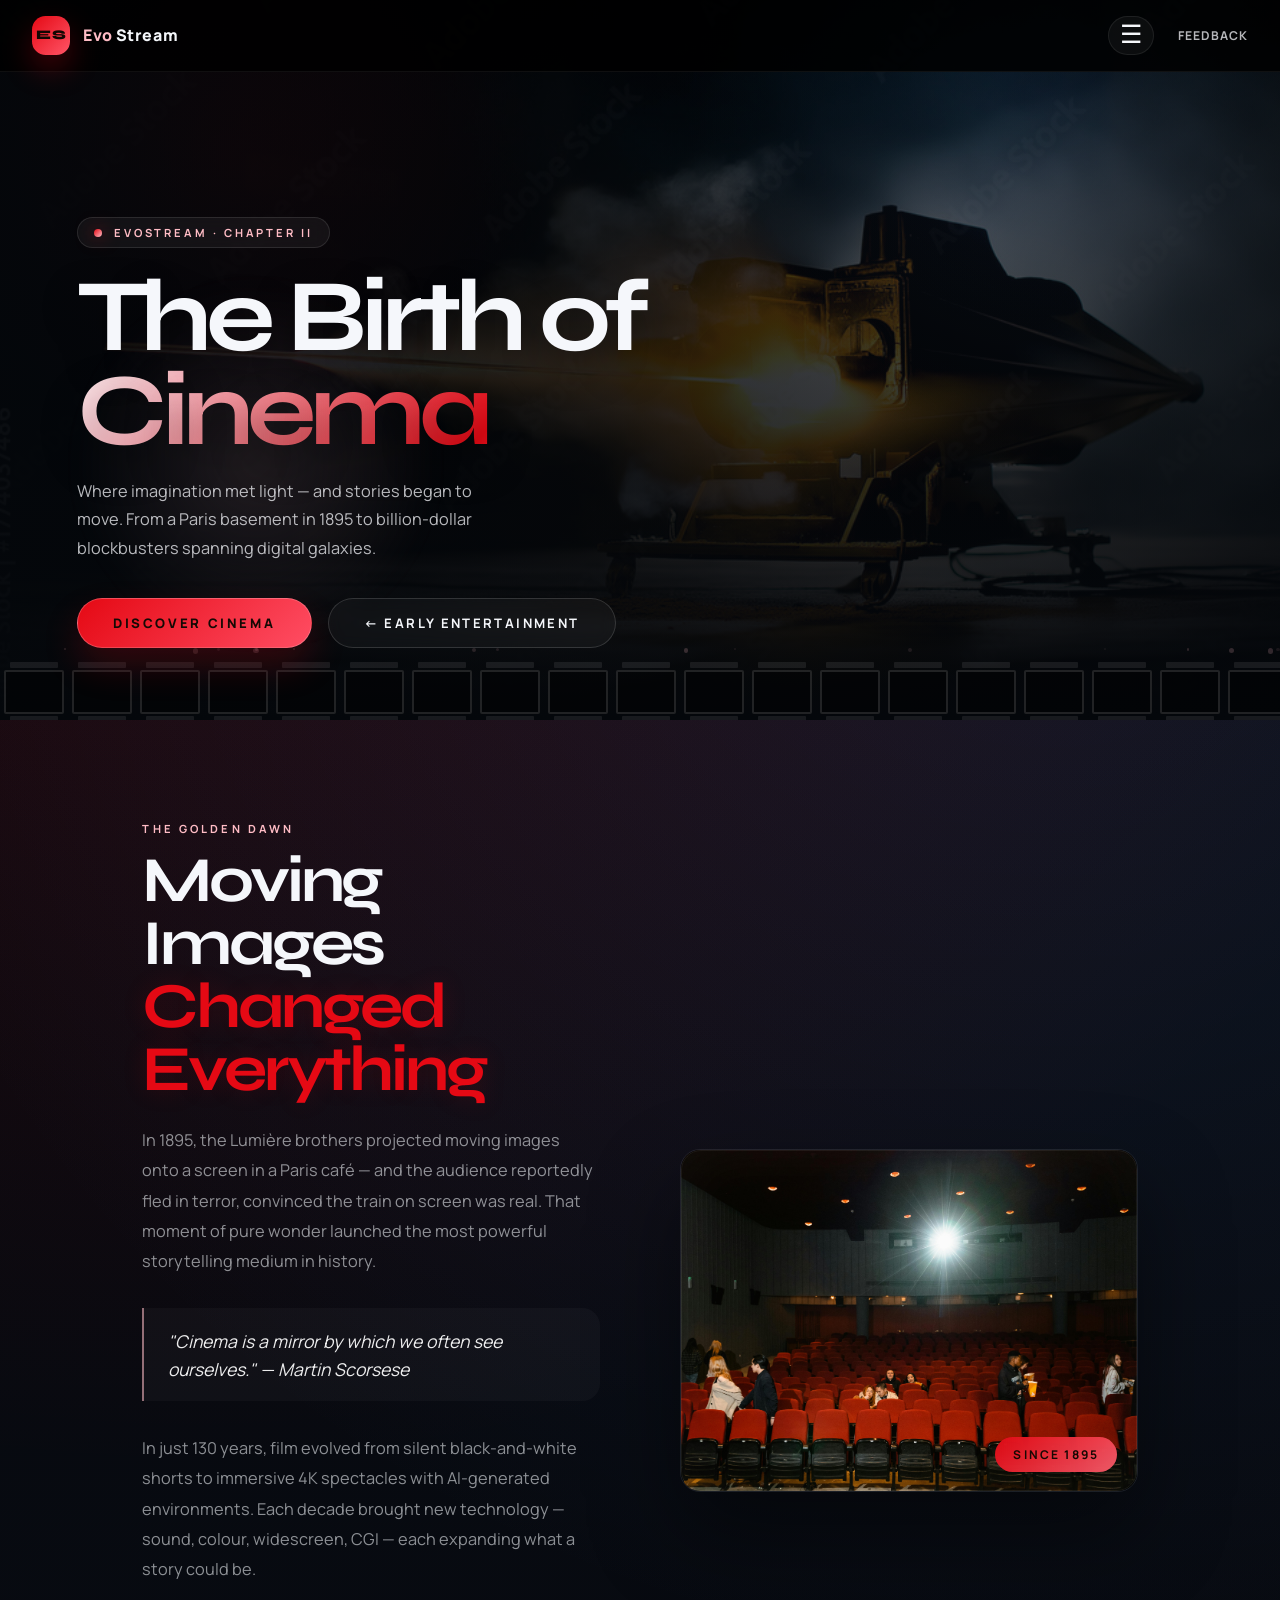
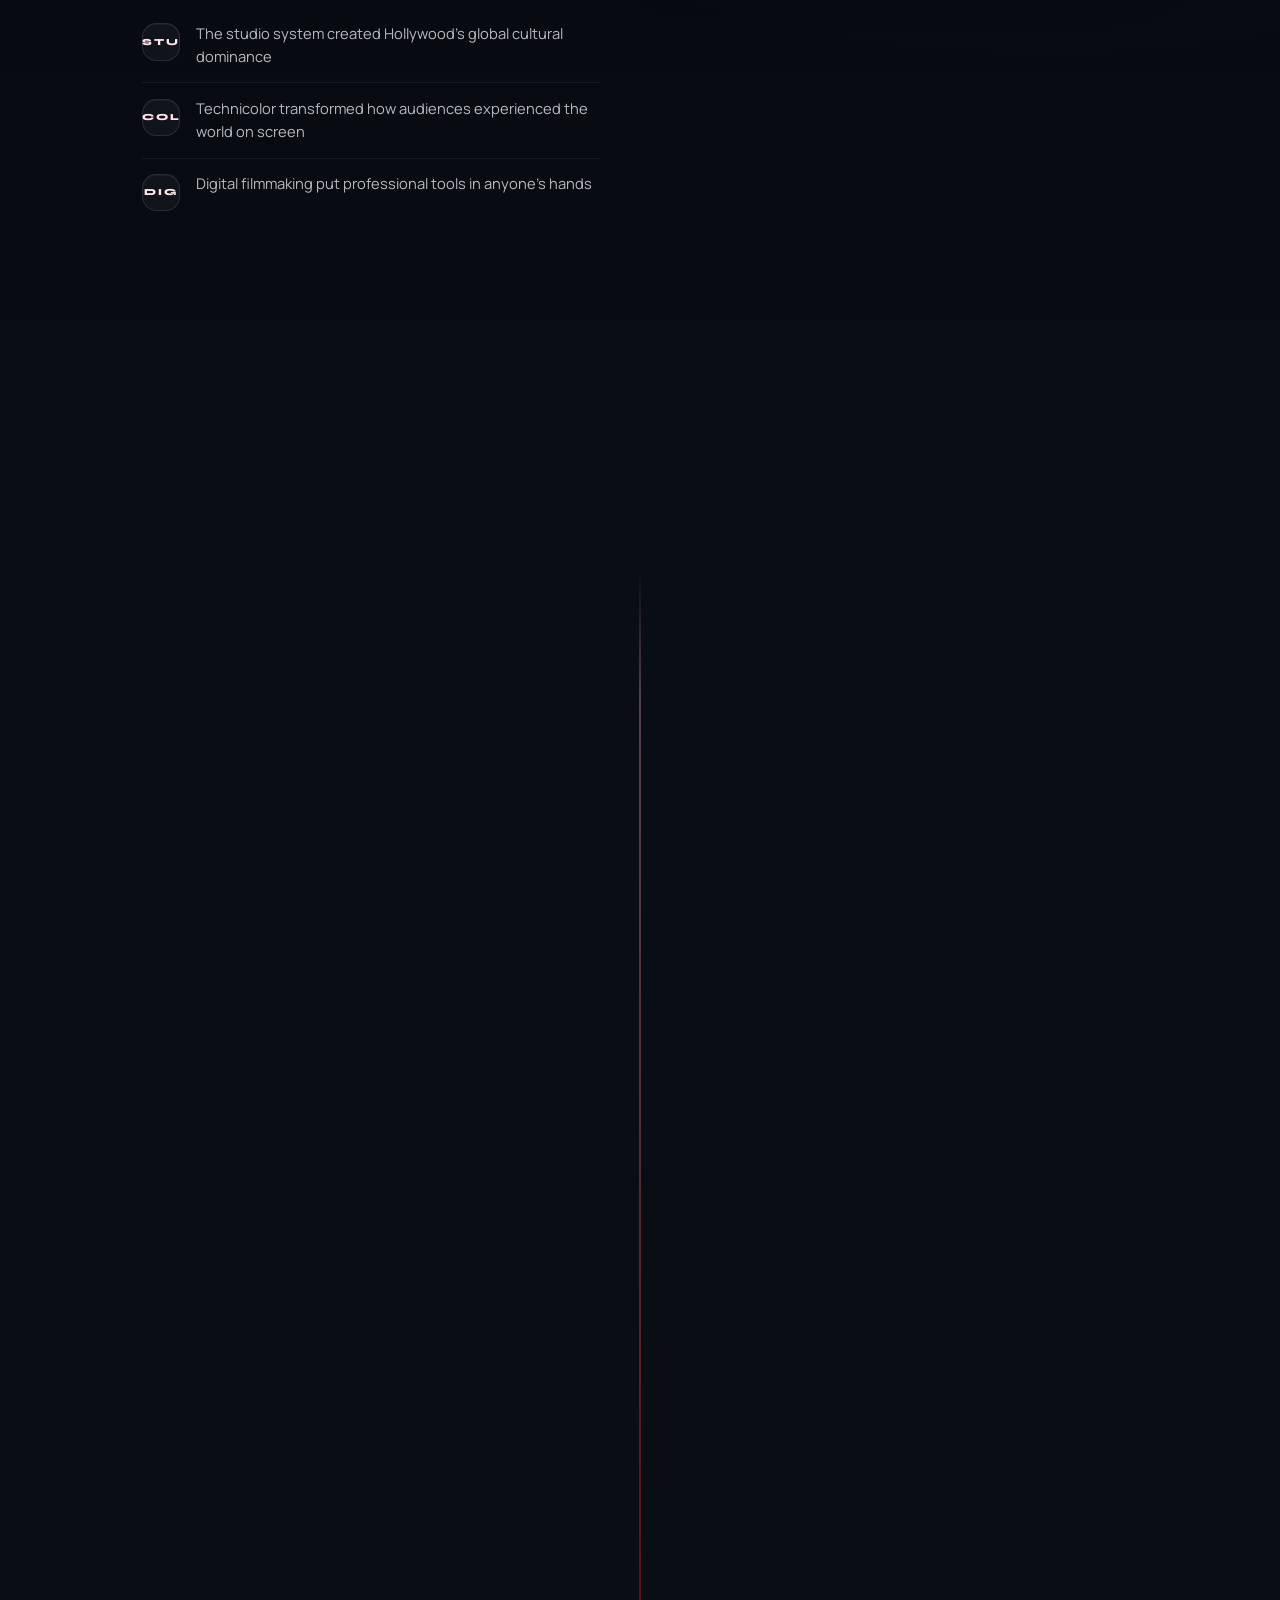
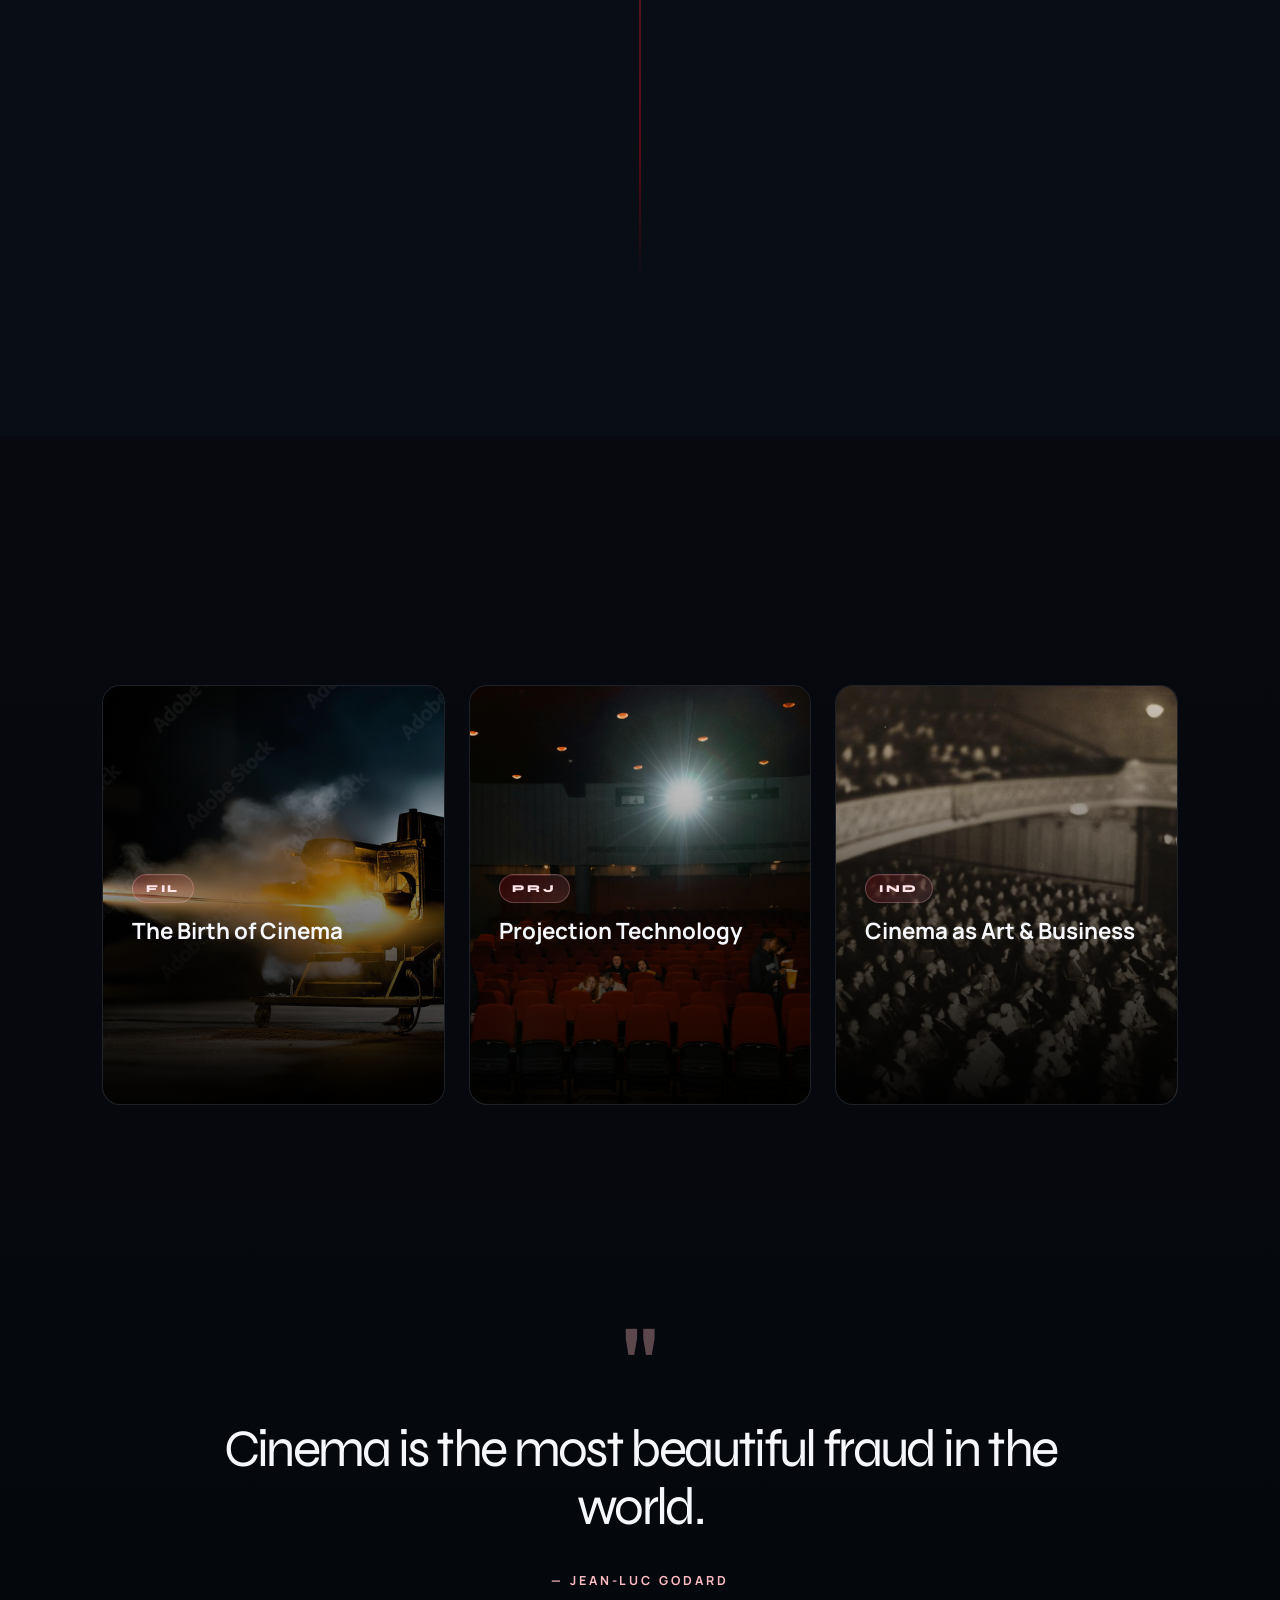
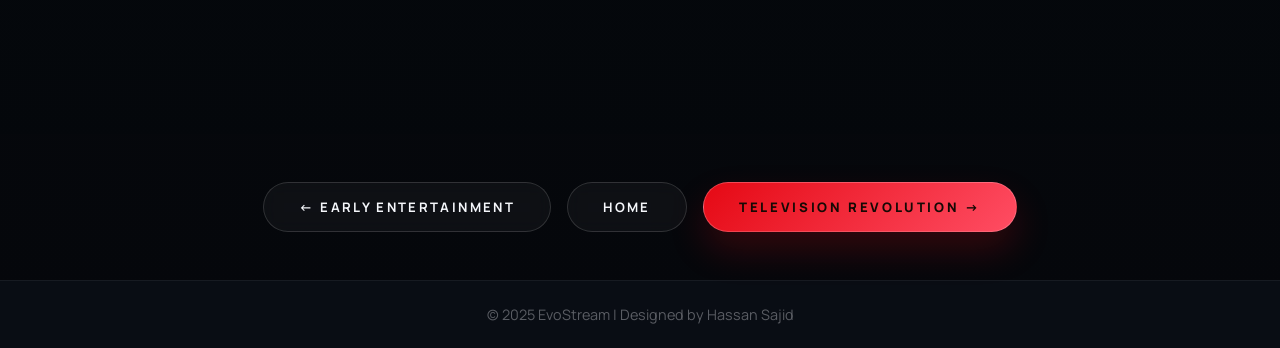
<file: cinema-age.html>
<!DOCTYPE html>
<html lang="en">
<head>
  <meta charset="UTF-8">
  <meta name="viewport" content="width=device-width, initial-scale=1.0">
  <title>The Cinema Age | EvoStream</title>
  <link rel="stylesheet" href="style.css">
  <script src="site.js" defer></script>
  <style>
    /* Film strip scrolling across the hero bottom */
    .film-strip {
      position: absolute;
      bottom: 0;
      left: 0;
      width: 200%;
      height: 56px;
      display: flex;
      align-items: center;
      animation: filmScroll 18s linear infinite;
      pointer-events: none;
      z-index: 1;
    }
    .film-frame {
      flex-shrink: 0;
      width: 60px;
      height: 44px;
      border: 2px solid rgba(255,255,255,0.12);
      border-radius: 2px;
      margin: 0 4px;
      background: rgba(0,0,0,0.4);
      position: relative;
    }
    .film-frame::before,
    .film-frame::after {
      content: '';
      position: absolute;
      left: 4px; right: 4px;
      height: 6px;
      background: rgba(255,255,255,0.08);
      border-radius: 1px;
    }
    .film-frame::before { top: -10px; }
    .film-frame::after  { bottom: -10px; }

    @keyframes filmScroll {
      from { transform: translateX(0); }
      to   { transform: translateX(-50%); }
    }
  </style>
</head>
<body>

  <header class="main-header">
    <div class="logo"><a href="index.html"><span class="brand-mark" aria-hidden="true">ES</span><span class="brand-name"><span>Evo</span>Stream</span></a></div>
    <nav class="nav-menu">
      <div class="menu-group">
        <button class="menu-icon" type="button" aria-expanded="false" aria-label="Toggle site navigation" aria-controls="site-nav">&#9776;</button>
        <ul class="dropdown" id="site-nav">
          <li><a href="early-entertainment.html">Early Entertainment</a></li>
          <li><a href="cinema-age.html">Cinema Age</a></li>
          <li><a href="television-revolution.html">Television Revolution</a></li>
          <li><a href="gaming-evolution.html">Gaming Evolution</a></li>
          <li><a href="digital-era.html">Digital Era</a></li>
          <li><a href="music-and-tech.html">Music &amp; Technology</a></li>
          <li><a href="future-of-entertainment.html">Future of Entertainment</a></li>
          <li><a href="citations.html">Citations</a></li>
        </ul>
      </div>
      <a href="feedback.html" class="nav-feedback">Feedback</a>
    </nav>
  </header>


  <!-- HERO -->
  <section class="page-hero">
    <div class="hero-bg" style="background-image: url('images/cinema.jpg');"></div>
    <div class="hero-overlay"></div>

    <!-- Scrolling film strip -->
    <div class="film-strip" id="filmStrip"></div>

    <div id="heroParticles"></div>

    <div class="hero-content-wrap">
      <span class="hero-eyebrow">EvoStream · Chapter II</span>
      <h1 class="hero-title">
        The Birth of
        <span class="red-line">Cinema</span>
      </h1>
      <p class="hero-sub">Where imagination met light — and stories began to move. From a Paris basement in 1895 to billion-dollar blockbusters spanning digital galaxies.</p>
      <div class="hero-ctas">
        <a href="#intro" class="btn-red">Discover Cinema</a>
        <a href="early-entertainment.html" class="btn-outline">← Early Entertainment</a>
      </div>
    </div>
  </section>


  <main>

    <!-- INTRO -->
    <section class="two-col" id="intro">
      <div class="body-text reveal">
        <span class="section-label">The Golden Dawn</span>
        <h2 class="display-heading">Moving Images<br><span class="glow-red">Changed Everything</span></h2>
        <p>In 1895, the Lumière brothers projected moving images onto a screen in a Paris café — and the audience reportedly fled in terror, convinced the train on screen was real. That moment of pure wonder launched the most powerful storytelling medium in history.</p>
        <div class="pull-quote">
          <p>"Cinema is a mirror by which we often see ourselves." — Martin Scorsese</p>
        </div>
        <p>In just 130 years, film evolved from silent black-and-white shorts to immersive 4K spectacles with AI-generated environments. Each decade brought new technology — sound, colour, widescreen, CGI — each expanding what a story could be.</p>
        <ul class="feat-list">
          <li><span class="feat-icon">STU</span> The studio system created Hollywood's global cultural dominance</li>
          <li><span class="feat-icon">COL</span> Technicolor transformed how audiences experienced the world on screen</li>
          <li><span class="feat-icon">DIG</span> Digital filmmaking put professional tools in anyone's hands</li>
        </ul>
      </div>
      <div class="intro-visual reveal">
        <img src="images/cinema-audience-1950s.jpg" alt="1950s cinema audience">
        <span class="intro-badge">Since 1895</span>
      </div>
    </section>


    <!-- TIMELINE -->
    <section class="s-dark" id="timeline">
      <div class="section-center reveal">
        <span class="section-label">Chronology</span>
        <h2 class="display-heading">Iconic Eras of <span class="glow-red">Film</span></h2>
      </div>

      <div class="pg-timeline">

        <div class="tl-item reveal">
          <div class="tl-left">
            <div class="tl-card">
              <span class="tl-tag">Silent Era</span>
              <h3>The First Films</h3>
              <p>From 1895 to the late 1920s, cinema spoke without words. Chaplin, Keaton, and Lang created visual languages that still define filmmaking — storytelling through light, shadow, and motion.</p>
            </div>
          </div>
          <div class="tl-center">
            <div class="tl-dot">SIL</div>
            <span class="tl-year">1895–1927</span>
          </div>
          <div class="tl-blank"></div>
        </div>

        <div class="tl-item reveal">
          <div class="tl-blank"></div>
          <div class="tl-center">
            <div class="tl-dot">GLD</div>
            <span class="tl-year">1920s–1940s</span>
          </div>
          <div class="tl-right">
            <div class="tl-card">
              <span class="tl-tag">Golden Age</span>
              <h3>Hollywood's Golden Age</h3>
              <p>The studio system ruled. MGM, Warner Bros., and Paramount produced hundreds of films a year, creating the celebrity culture and genre storytelling that still shapes entertainment today.</p>
            </div>
          </div>
        </div>

        <div class="tl-item reveal">
          <div class="tl-left">
            <div class="tl-card">
              <span class="tl-tag">Colour &amp; Widescreen</span>
              <h3>Technicolor Revolution</h3>
              <p>The 1950s explosion of Technicolor and CinemaScope gave cinema a spectacle television couldn't match. Ben-Hur, Singin' in the Rain, and The Wizard of Oz became enduring cultural monuments.</p>
            </div>
          </div>
          <div class="tl-center">
            <div class="tl-dot">COL</div>
            <span class="tl-year">1950s–1960s</span>
          </div>
          <div class="tl-blank"></div>
        </div>

        <div class="tl-item reveal">
          <div class="tl-blank"></div>
          <div class="tl-center">
            <div class="tl-dot">BLK</div>
            <span class="tl-year">1970s–1990s</span>
          </div>
          <div class="tl-right">
            <div class="tl-card">
              <span class="tl-tag">Blockbuster Era</span>
              <h3>Rise of the Blockbuster</h3>
              <p>Spielberg's Jaws invented the summer blockbuster. Star Wars redefined franchise filmmaking. The VHS revolution put movies in homes — creating an entirely new relationship between audience and film.</p>
            </div>
          </div>
        </div>

        <div class="tl-item reveal">
          <div class="tl-left">
            <div class="tl-card">
              <span class="tl-tag">Digital &amp; CGI</span>
              <h3>The Digital Age</h3>
              <p>From Jurassic Park's CGI dinosaurs to Avatar's motion-capture worlds, digital technology shattered the limits of visual storytelling. Today, AI tools are writing scripts, generating scenes, and blurring the line between real and synthetic cinema.</p>
            </div>
          </div>
          <div class="tl-center">
            <div class="tl-dot">CGI</div>
            <span class="tl-year">2000s–Present</span>
          </div>
          <div class="tl-blank"></div>
        </div>

      </div>
    </section>


    <!-- CARDS -->
    <section class="s-pad">
      <div class="section-center reveal">
        <span class="section-label">Deep Dives</span>
        <h2 class="display-heading">Evolution Through <span class="glow-red">the Lens</span></h2>
      </div>
      <div class="cards-grid-3">

        <div class="pg-card reveal" style="height:420px;">
          <img src="images/cinema.jpg" alt="Birth of cinema">
          <div class="card-grad"></div>
          <div class="card-body">
            <span class="card-icon">FIL</span>
            <h3>The Birth of Cinema</h3>
            <p>The Lumière brothers' first public screening in Paris, 1895 — marking the dawn of film and inspiring generations of visual storytellers.</p>
            <a href="https://www.scienceandmediamuseum.org.uk/objects-and-stories/very-short-history-of-cinema" target="_blank" class="card-cta">Explore →</a>
          </div>
        </div>

        <div class="pg-card reveal" style="height:420px;">
          <img src="images/cinema-audience-1950s.jpg" alt="Projection technology history">
          <div class="card-grad"></div>
          <div class="card-body">
            <span class="card-icon">PRJ</span>
            <h3>Projection Technology</h3>
            <p>Optical printers, advanced reels, and the evolution of the projector — how the machinery of cinema turned theatres into cultural landmarks.</p>
            <a href="https://lightform.com/blog/the-history-of-projection-technology" target="_blank" class="card-cta">Explore →</a>
          </div>
        </div>

        <div class="pg-card reveal" style="height:420px;">
          <img src="images/classic-theatre-screen.jpg" alt="Cinema as art and business">
          <div class="card-grad"></div>
          <div class="card-body">
            <span class="card-icon">IND</span>
            <h3>Cinema as Art &amp; Business</h3>
            <p>By 1915, film had matured into both a creative medium and a global industry — the foundation of today's entertainment economy.</p>
            <a href="https://www.theguardian.com/film/2015/aug/24/why-cinema-came-of-age-100-years-ago" target="_blank" class="card-cta">Explore →</a>
          </div>
        </div>

      </div>
    </section>


    <!-- QUOTE -->
    <section class="quote-section" style="background-image: url('images/cinema.jpg');">
      <div class="quote-inner reveal">
        <span class="big-q">"</span>
        <p class="quote-text">Cinema is the most beautiful fraud in the world.</p>
        <span class="quote-attr">— Jean-Luc Godard</span>
      </div>
    </section>


    <!-- PAGE NAV -->
    <div class="pg-end-nav">
      <a href="early-entertainment.html" class="btn-outline">← Early Entertainment</a>
      <a href="index.html" class="btn-outline">Home</a>
      <a href="television-revolution.html" class="btn-red">Television Revolution →</a>
    </div>

  </main>


  <footer>
    <p>&copy; 2025 EvoStream | Designed by Hassan Sajid</p>
  </footer>


  <script>
    // Film strip frames
    const strip = document.getElementById('filmStrip');
    for (let i = 0; i < 40; i++) {
      const f = document.createElement('div');
      f.className = 'film-frame';
      strip.appendChild(f);
    }

    // Particles
    const hp = document.getElementById('heroParticles');
    for (let i = 0; i < 16; i++) {
      const p = document.createElement('div');
      p.className = 'hero-particle';
      const s = Math.random() * 4 + 2;
      p.style.cssText = `position:absolute;width:${s}px;height:${s}px;left:${Math.random()*100}%;--dur:${Math.random()*9+6}s;--dl:-${Math.random()*18}s;opacity:${Math.random()*0.35+0.15}`;
      hp.appendChild(p);
    }

    // Reveal
    const obs = new IntersectionObserver(entries => {
      entries.forEach(e => { if (e.isIntersecting) { e.target.classList.add('in-view'); obs.unobserve(e.target); } });
    }, { threshold: 0.12 });
    document.querySelectorAll('.reveal').forEach(el => obs.observe(el));
    document.querySelectorAll('.tl-item.reveal').forEach((el, i) => { el.style.transitionDelay = (i * 0.12) + 's'; });
    document.querySelectorAll('.cards-grid-3 .reveal').forEach((el, i) => { el.style.transitionDelay = (i * 0.15) + 's'; });

    const hdr = document.querySelector('.main-header');
    window.addEventListener('scroll', () => {
      const s = window.scrollY > 40;
      hdr.style.background = s ? 'rgba(0,0,0,0.95)' : 'rgba(0,0,0,0.85)';
      hdr.style.backdropFilter = s ? 'blur(14px)' : 'none';
    }, { passive: true });

    document.querySelectorAll('a[href^="#"]').forEach(a => {
      a.addEventListener('click', e => {
        const t = document.querySelector(a.getAttribute('href'));
        if (t) { e.preventDefault(); t.scrollIntoView({ behavior: 'smooth' }); }
      });
    });
  </script>

</body>
</html>
</file>
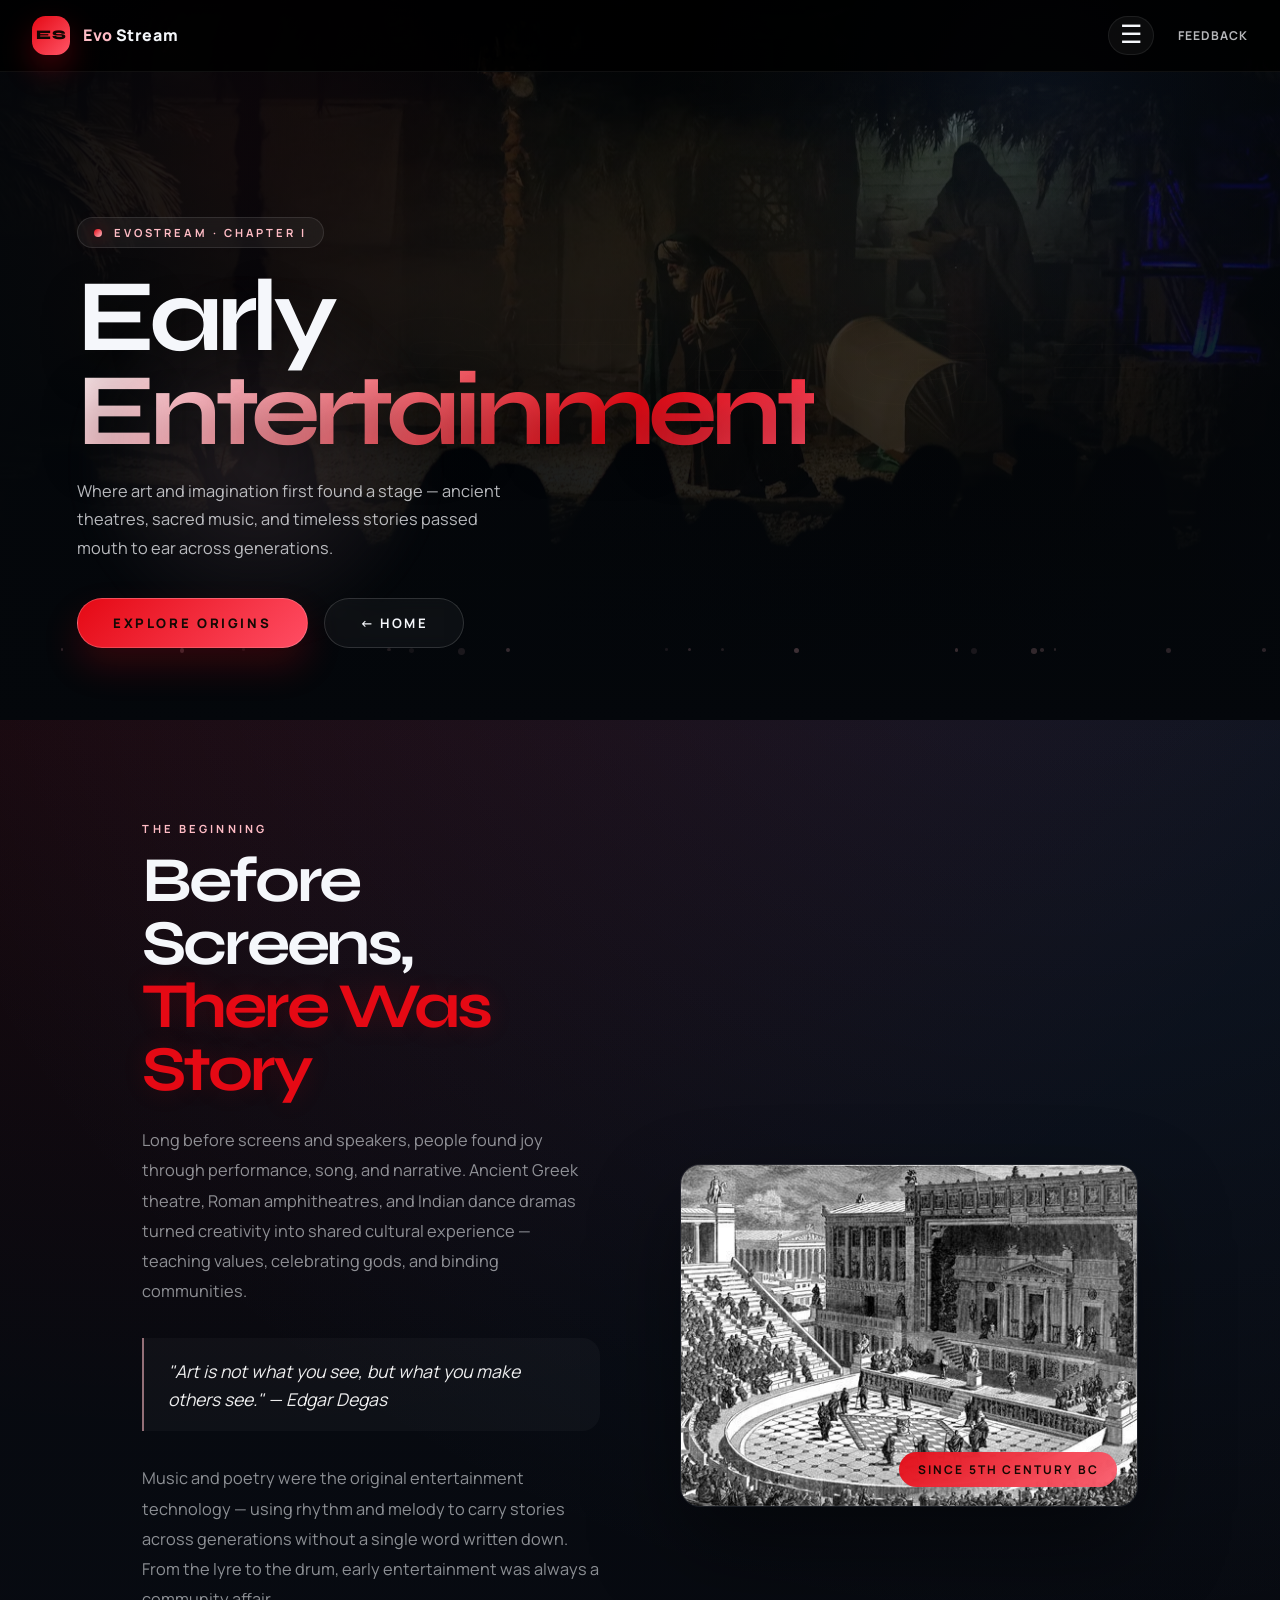
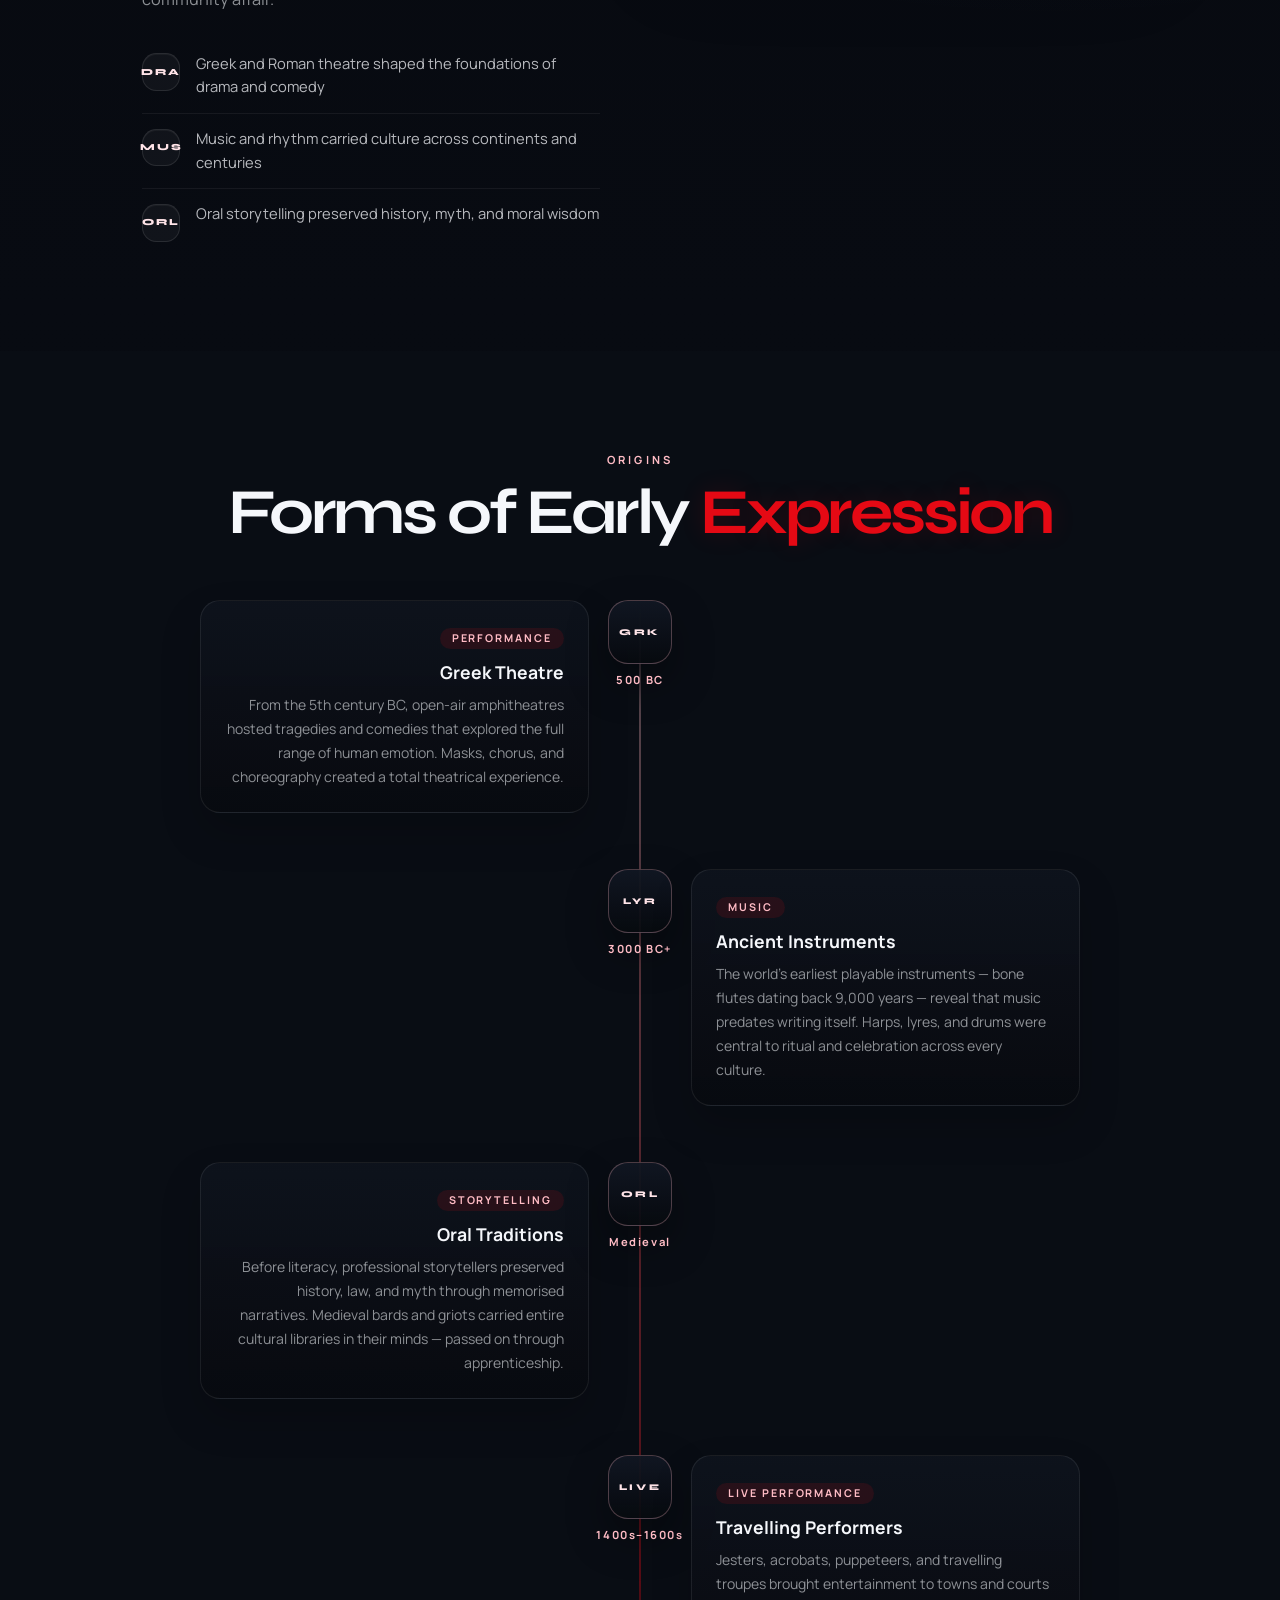
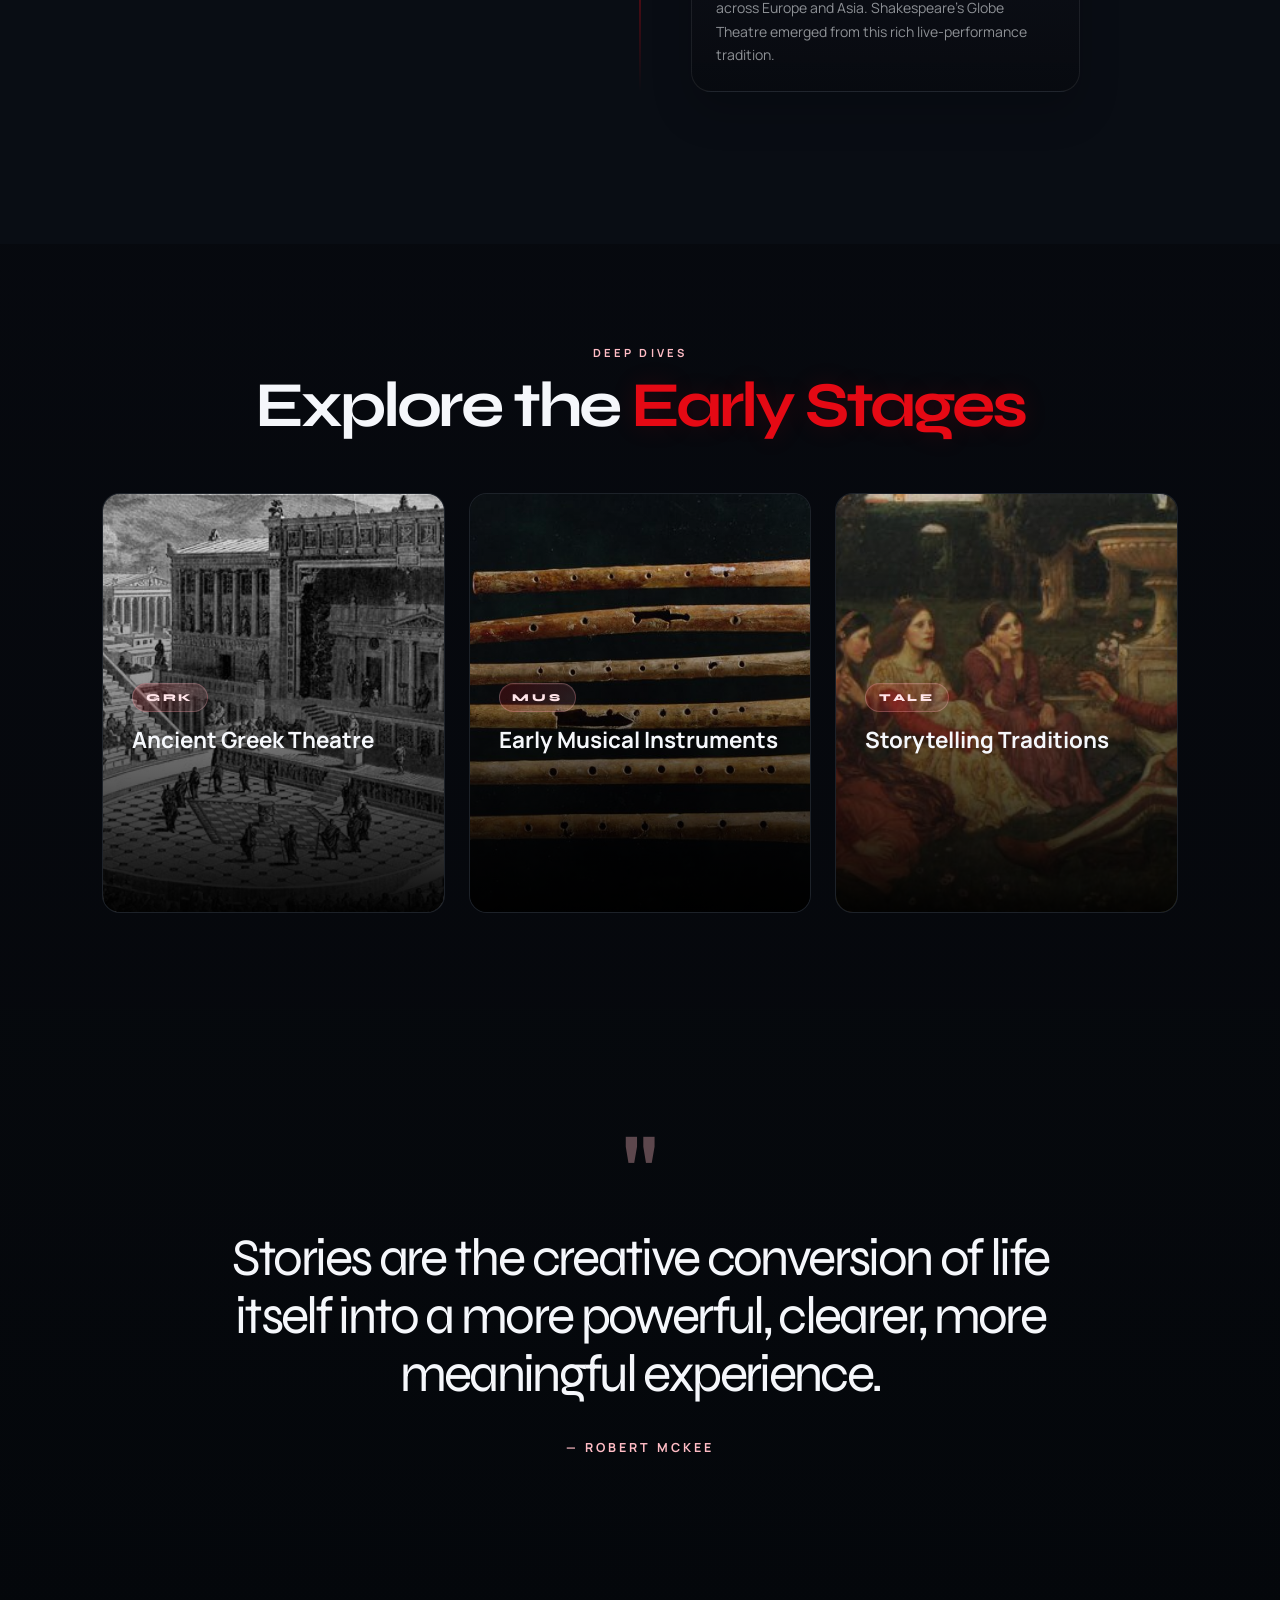
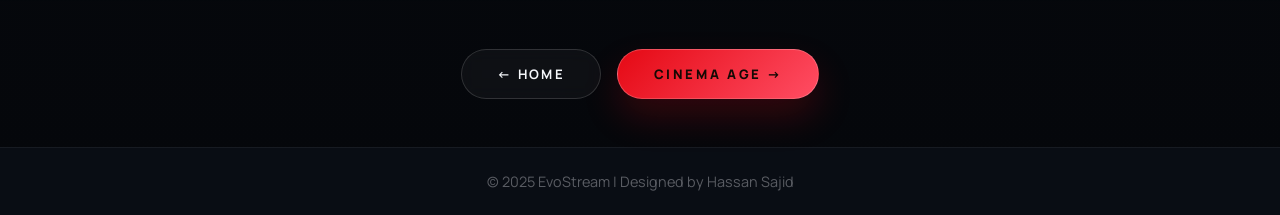
<file: early-entertainment.html>
<!DOCTYPE html>
<html lang="en">
<head>
  <meta charset="UTF-8">
  <meta name="viewport" content="width=device-width, initial-scale=1.0">
  <title>Early Entertainment | EvoStream</title>
  <link rel="stylesheet" href="style.css">
  <script src="site.js" defer></script>
  <style>
    .mask-deco {
      position: absolute;
      right: 8%;
      top: 50%;
      transform: translateY(-50%);
      font-family: 'Syne', sans-serif;
      font-size: clamp(5rem, 12vw, 8rem);
      font-weight: 800;
      letter-spacing: 0.14em;
      opacity: 0.2;
      animation: maskPulse 4s ease-in-out infinite;
      pointer-events: none;
      color: transparent;
      -webkit-text-stroke: 1px rgba(255, 204, 147, 0.28);
      filter: drop-shadow(0 0 40px rgba(255,91,46,0.35));
      user-select: none;
    }
    @keyframes maskPulse {
      0%,100% { opacity: 0.08; transform: translateY(-50%) scale(1); }
      50%      { opacity: 0.18; transform: translateY(-50%) scale(1.06); }
    }
    @media (max-width: 760px) {
      .mask-deco { display: none; }
    }
  </style>
</head>
<body>

  <header class="main-header">
    <div class="logo"><a href="index.html"><span class="brand-mark" aria-hidden="true">ES</span><span class="brand-name"><span>Evo</span>Stream</span></a></div>
    <nav class="nav-menu">
      <div class="menu-group">
        <button class="menu-icon" type="button" aria-expanded="false" aria-label="Toggle site navigation" aria-controls="site-nav">&#9776;</button>
        <ul class="dropdown" id="site-nav">
          <li><a href="early-entertainment.html">Early Entertainment</a></li>
          <li><a href="cinema-age.html">Cinema Age</a></li>
          <li><a href="television-revolution.html">Television Revolution</a></li>
          <li><a href="gaming-evolution.html">Gaming Evolution</a></li>
          <li><a href="digital-era.html">Digital Era</a></li>
          <li><a href="music-and-tech.html">Music &amp; Technology</a></li>
          <li><a href="future-of-entertainment.html">Future of Entertainment</a></li>
          <li><a href="citations.html">Citations</a></li>
        </ul>
      </div>
      <a href="feedback.html" class="nav-feedback">Feedback</a>
    </nav>
  </header>


  <!-- HERO -->
  <section class="page-hero">
    <div class="hero-bg" style="background-image: url('images/p1.jpg');"></div>
    <div class="hero-overlay"></div>
    <div class="mask-deco">STAGE</div>
    <div id="heroParticles"></div>

    <div class="hero-content-wrap">
      <span class="hero-eyebrow">EvoStream · Chapter I</span>
      <h1 class="hero-title">
        Early
        <span class="red-line">Entertainment</span>
      </h1>
      <p class="hero-sub">Where art and imagination first found a stage — ancient theatres, sacred music, and timeless stories passed mouth to ear across generations.</p>
      <div class="hero-ctas">
        <a href="#intro" class="btn-red">Explore Origins</a>
        <a href="index.html" class="btn-outline">← Home</a>
      </div>
    </div>
  </section>


  <main>

    <!-- INTRO -->
    <section class="two-col" id="intro">
      <div class="body-text reveal">
        <span class="section-label">The Beginning</span>
        <h2 class="display-heading">Before Screens,<br><span class="glow-red">There Was Story</span></h2>
        <p>Long before screens and speakers, people found joy through performance, song, and narrative. Ancient Greek theatre, Roman amphitheatres, and Indian dance dramas turned creativity into shared cultural experience — teaching values, celebrating gods, and binding communities.</p>
        <div class="pull-quote">
          <p>"Art is not what you see, but what you make others see." — Edgar Degas</p>
        </div>
        <p>Music and poetry were the original entertainment technology — using rhythm and melody to carry stories across generations without a single word written down. From the lyre to the drum, early entertainment was always a community affair.</p>
        <ul class="feat-list">
          <li><span class="feat-icon">DRA</span> Greek and Roman theatre shaped the foundations of drama and comedy</li>
          <li><span class="feat-icon">MUS</span> Music and rhythm carried culture across continents and centuries</li>
          <li><span class="feat-icon">ORL</span> Oral storytelling preserved history, myth, and moral wisdom</li>
        </ul>
      </div>
      <div class="intro-visual reveal">
        <img src="images/ancient-theatre.jpg" alt="Ancient Greek Theatre">
        <span class="intro-badge">Since 5th Century BC</span>
      </div>
    </section>


    <!-- TIMELINE -->
    <section class="s-dark" id="timeline">
      <div class="section-center reveal">
        <span class="section-label">Origins</span>
        <h2 class="display-heading">Forms of Early <span class="glow-red">Expression</span></h2>
      </div>

      <div class="pg-timeline">

        <div class="tl-item reveal">
          <div class="tl-left">
            <div class="tl-card">
              <span class="tl-tag">Performance</span>
              <h3>Greek Theatre</h3>
              <p>From the 5th century BC, open-air amphitheatres hosted tragedies and comedies that explored the full range of human emotion. Masks, chorus, and choreography created a total theatrical experience.</p>
            </div>
          </div>
          <div class="tl-center">
            <div class="tl-dot">GRK</div>
            <span class="tl-year">500 BC</span>
          </div>
          <div class="tl-blank"></div>
        </div>

        <div class="tl-item reveal">
          <div class="tl-blank"></div>
          <div class="tl-center">
            <div class="tl-dot">LYR</div>
            <span class="tl-year">3000 BC+</span>
          </div>
          <div class="tl-right">
            <div class="tl-card">
              <span class="tl-tag">Music</span>
              <h3>Ancient Instruments</h3>
              <p>The world's earliest playable instruments — bone flutes dating back 9,000 years — reveal that music predates writing itself. Harps, lyres, and drums were central to ritual and celebration across every culture.</p>
            </div>
          </div>
        </div>

        <div class="tl-item reveal">
          <div class="tl-left">
            <div class="tl-card">
              <span class="tl-tag">Storytelling</span>
              <h3>Oral Traditions</h3>
              <p>Before literacy, professional storytellers preserved history, law, and myth through memorised narratives. Medieval bards and griots carried entire cultural libraries in their minds — passed on through apprenticeship.</p>
            </div>
          </div>
          <div class="tl-center">
            <div class="tl-dot">ORL</div>
            <span class="tl-year">Medieval</span>
          </div>
          <div class="tl-blank"></div>
        </div>

        <div class="tl-item reveal">
          <div class="tl-blank"></div>
          <div class="tl-center">
            <div class="tl-dot">LIVE</div>
            <span class="tl-year">1400s–1600s</span>
          </div>
          <div class="tl-right">
            <div class="tl-card">
              <span class="tl-tag">Live Performance</span>
              <h3>Travelling Performers</h3>
              <p>Jesters, acrobats, puppeteers, and travelling troupes brought entertainment to towns and courts across Europe and Asia. Shakespeare's Globe Theatre emerged from this rich live-performance tradition.</p>
            </div>
          </div>
        </div>

      </div>
    </section>


    <!-- CARDS -->
    <section class="s-pad">
      <div class="section-center reveal">
        <span class="section-label">Deep Dives</span>
        <h2 class="display-heading">Explore the <span class="glow-red">Early Stages</span></h2>
      </div>
      <div class="cards-grid-3">

        <div class="pg-card reveal" style="height:420px;">
          <img src="images/ancient-theatre.jpg" alt="Ancient Greek Theatre">
          <div class="card-grad"></div>
          <div class="card-body">
            <span class="card-icon">GRK</span>
            <h3>Ancient Greek Theatre</h3>
            <p>How Greek drama blended philosophy, music, and spectacle in open-air amphitheatres — shaping comedy and tragedy for all time.</p>
            <a href="https://newyorkimprovtheater.com/2023/09/28/the-timeless-legacy-of-ancient-greek-theater-shaping-modern-theater-and-comedy/" target="_blank" class="card-cta">Explore →</a>
          </div>
        </div>

        <div class="pg-card reveal" style="height:420px;">
          <img src="images/old-instruments.jpg" alt="Ancient Musical Instruments">
          <div class="card-grad"></div>
          <div class="card-body">
            <span class="card-icon">MUS</span>
            <h3>Early Musical Instruments</h3>
            <p>Discover the world's oldest playable instruments — 9,000-year-old flutes that prove music's power is as ancient as humanity itself.</p>
            <a href="https://www.openculture.com/2017/01/hear-a-9000-year-old-flute-the-worlds-oldest-playable-instrument-get-played-again.html" target="_blank" class="card-cta">Explore →</a>
          </div>
        </div>

        <div class="pg-card reveal" style="height:420px;">
          <img src="images/storyteller.jpg" alt="Storytelling Traditions">
          <div class="card-grad"></div>
          <div class="card-body">
            <span class="card-icon">TALE</span>
            <h3>Storytelling Traditions</h3>
            <p>How medieval storytellers preserved culture and morality through spoken tales — the original content creators, performing to packed village squares.</p>
            <a href="https://merryfarmer.wordpress.com/2012/04/02/medieval-monday-storytellers/" target="_blank" class="card-cta">Explore →</a>
          </div>
        </div>

      </div>
    </section>


    <!-- QUOTE -->
    <section class="quote-section" style="background-image: url('images/p1.jpg');">
      <div class="quote-inner reveal">
        <span class="big-q">"</span>
        <p class="quote-text">Stories are the creative conversion of life itself into a more powerful, clearer, more meaningful experience.</p>
        <span class="quote-attr">— Robert McKee</span>
      </div>
    </section>


    <!-- PAGE NAV -->
    <div class="pg-end-nav">
      <a href="index.html" class="btn-outline">← Home</a>
      <a href="cinema-age.html" class="btn-red">Cinema Age →</a>
    </div>

  </main>


  <footer>
    <p>&copy; 2025 EvoStream | Designed by Hassan Sajid</p>
  </footer>


  <script>
    // Particles
    const hp = document.getElementById('heroParticles');
    for (let i = 0; i < 18; i++) {
      const p = document.createElement('div');
      p.className = 'hero-particle';
      const s = Math.random() * 5 + 2;
      p.style.cssText = `position:absolute;width:${s}px;height:${s}px;left:${Math.random()*100}%;--dur:${Math.random()*10+6}s;--dl:-${Math.random()*18}s;opacity:${Math.random()*0.4+0.15}`;
      hp.appendChild(p);
    }

    // Reveal
    const obs = new IntersectionObserver(entries => {
      entries.forEach(e => { if (e.isIntersecting) { e.target.classList.add('in-view'); obs.unobserve(e.target); } });
    }, { threshold: 0.12 });
    document.querySelectorAll('.reveal').forEach((el, i) => {
      el.style.transitionDelay = (i * 0.08) + 's';
      obs.observe(el);
    });
    document.querySelectorAll('.tl-item.reveal').forEach((el, i) => { el.style.transitionDelay = (i * 0.12) + 's'; });
    document.querySelectorAll('.cards-grid-3 .reveal').forEach((el, i) => { el.style.transitionDelay = (i * 0.15) + 's'; });

    // Header glass
    const hdr = document.querySelector('.main-header');
    window.addEventListener('scroll', () => {
      const s = window.scrollY > 40;
      hdr.style.background = s ? 'rgba(0,0,0,0.95)' : 'rgba(0,0,0,0.85)';
      hdr.style.backdropFilter = s ? 'blur(14px)' : 'none';
    }, { passive: true });

    document.querySelectorAll('a[href^="#"]').forEach(a => {
      a.addEventListener('click', e => {
        const t = document.querySelector(a.getAttribute('href'));
        if (t) { e.preventDefault(); t.scrollIntoView({ behavior: 'smooth' }); }
      });
    });
  </script>

</body>
</html>
</file>
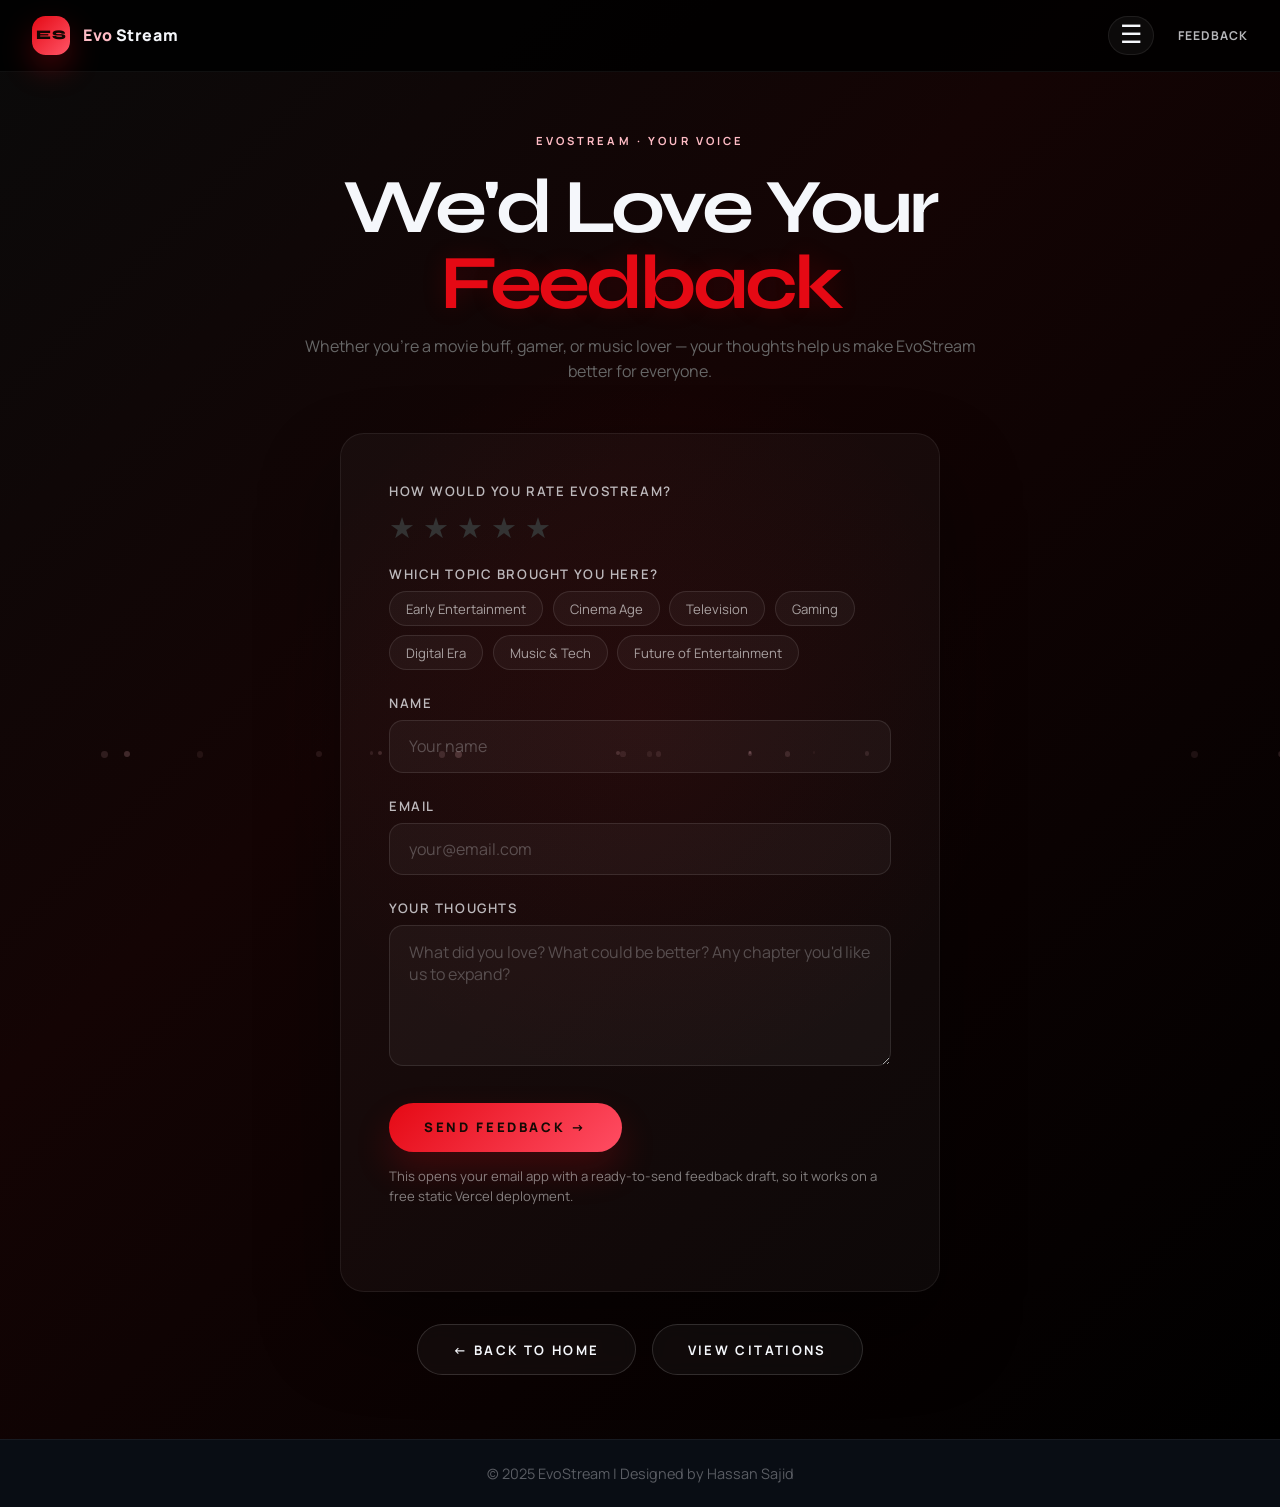
<file: feedback.html>
<!DOCTYPE html>
<html lang="en">
<head>
  <meta charset="UTF-8">
  <meta name="viewport" content="width=device-width, initial-scale=1.0">
  <title>Feedback | EvoStream</title>
  <link rel="stylesheet" href="style.css">
  <script src="site.js" defer></script>
  <style>
    .feedback-hero {
      min-height: 100vh;
      display: flex;
      align-items: center;
      justify-content: center;
      position: relative;
      background: linear-gradient(135deg, #0a0a0a 0%, #140404 40%, #000 100%);
      overflow: hidden;
      padding: 8rem 2rem 4rem;
    }

    /* Glowing radial pulse behind the form */
    .feedback-hero::before {
      content: '';
      position: absolute;
      top: 50%; left: 50%;
      transform: translate(-50%, -50%);
      width: 800px; height: 800px;
      background: radial-gradient(circle, rgba(229,9,20,0.06) 0%, transparent 65%);
      pointer-events: none;
    }

    .feedback-wrap {
      position: relative;
      z-index: 1;
      width: 100%;
      max-width: 680px;
    }

    .feedback-header {
      text-align: center;
      margin-bottom: 3rem;
    }
    .feedback-header p {
      color: #666;
      font-size: 1rem;
      margin-top: 0.8rem;
      line-height: 1.6;
    }

    /* Override form-wrap for this page */
    .feedback-wrap .form-wrap {
      background: rgba(255,255,255,0.03);
      border: 1px solid rgba(255,255,255,0.07);
    }

    /* Rating stars (visual only) */
    .rating-group {
      margin-bottom: 1.5rem;
    }
    .rating-group label {
      margin-bottom: 0.8rem;
    }
    .stars {
      display: flex;
      gap: 0.5rem;
    }
    .star-btn {
      background: none;
      border: none;
      font-size: 1.8rem;
      cursor: pointer;
      color: #333;
      transition: color 0.2s, transform 0.2s;
      padding: 0;
      line-height: 1;
    }
    .star-btn:hover,
    .star-btn.active { color: #e50914; transform: scale(1.2); }

    /* Topic pills */
    .topic-pills {
      display: flex;
      flex-wrap: wrap;
      gap: 0.6rem;
      margin-bottom: 1.5rem;
    }
    .pill-btn {
      background: rgba(255,255,255,0.04);
      border: 1px solid rgba(255,255,255,0.1);
      color: rgba(255,255,255,0.6);
      padding: 0.45rem 1rem;
      border-radius: 20px;
      font-size: 0.82rem;
      cursor: pointer;
      transition: all 0.2s;
      font-family: 'Manrope', sans-serif;
    }
    .pill-btn:hover,
    .pill-btn.selected {
      background: rgba(229,9,20,0.15);
      border-color: rgba(229,9,20,0.5);
      color: #e50914;
    }

    .submit-row {
      display: flex;
      align-items: center;
      gap: 1rem;
      margin-top: 0.5rem;
    }

    .feedback-note {
      margin-top: 0.9rem;
      color: rgba(255,255,255,0.48);
      font-size: 0.82rem;
      line-height: 1.55;
    }

    .feedback-status {
      min-height: 1.3rem;
      margin-top: 1rem;
      color: #ffbcc5;
      font-size: 0.84rem;
      line-height: 1.5;
    }

    .success-msg {
      display: none;
      text-align: center;
      padding: 2rem;
      background: rgba(229,9,20,0.06);
      border: 1px solid rgba(229,9,20,0.25);
      border-radius: 14px;
      margin-top: 1.5rem;
    }
    .success-msg h3 {
      font-size: 1.4rem;
      color: #fff;
      margin-bottom: 0.5rem;
    }
    .success-msg p { color: #666; font-size: 0.9rem; }

    @media (max-width: 760px) {
      .feedback-hero { padding: 7rem 1rem 3rem; }
      .feedback-hero::before {
        width: 520px;
        height: 520px;
      }
      .feedback-header { margin-bottom: 2rem; }
      .submit-row {
        flex-direction: column;
        align-items: stretch;
      }
    }

    @media (max-width: 480px) {
      .feedback-wrap { max-width: 100%; }
      .stars { gap: 0.35rem; }
      .star-btn { font-size: 1.6rem; }
      .pill-btn {
        width: 100%;
        text-align: center;
      }
    }
  </style>
</head>
<body>

  <header class="main-header">
    <div class="logo"><a href="index.html"><span class="brand-mark" aria-hidden="true">ES</span><span class="brand-name"><span>Evo</span>Stream</span></a></div>
    <nav class="nav-menu">
      <div class="menu-group">
        <button class="menu-icon" type="button" aria-expanded="false" aria-label="Toggle site navigation" aria-controls="site-nav">&#9776;</button>
        <ul class="dropdown" id="site-nav">
          <li><a href="early-entertainment.html">Early Entertainment</a></li>
          <li><a href="cinema-age.html">Cinema Age</a></li>
          <li><a href="television-revolution.html">Television Revolution</a></li>
          <li><a href="gaming-evolution.html">Gaming Evolution</a></li>
          <li><a href="digital-era.html">Digital Era</a></li>
          <li><a href="music-and-tech.html">Music &amp; Technology</a></li>
          <li><a href="future-of-entertainment.html">Future of Entertainment</a></li>
          <li><a href="citations.html">Citations</a></li>
        </ul>
      </div>
      <a href="feedback.html" class="nav-feedback">Feedback</a>
    </nav>
  </header>


  <div class="feedback-hero">
    <div id="heroParticles"></div>

    <div class="feedback-wrap">
      <div class="feedback-header reveal">
        <span class="section-label">EvoStream · Your Voice</span>
        <h1 class="display-heading" style="font-size:clamp(2.5rem,6vw,5rem); margin-top:0.5rem;">
          We'd Love Your <span class="glow-red">Feedback</span>
        </h1>
        <p>Whether you're a movie buff, gamer, or music lover — your thoughts help us make EvoStream better for everyone.</p>
      </div>

      <div class="form-wrap reveal">
        <form id="feedbackForm" action="mailto:hassanawan789@outlook.com" method="POST" enctype="text/plain">
          <input type="hidden" id="feedbackRating" name="rating" value="">
          <input type="hidden" id="feedbackTopic" name="topic" value="">

          <!-- Rating -->
          <div class="rating-group">
            <label>How would you rate EvoStream?</label>
            <div class="stars" id="starGroup">
              <button type="button" class="star-btn" data-val="1">★</button>
              <button type="button" class="star-btn" data-val="2">★</button>
              <button type="button" class="star-btn" data-val="3">★</button>
              <button type="button" class="star-btn" data-val="4">★</button>
              <button type="button" class="star-btn" data-val="5">★</button>
            </div>
          </div>

          <!-- Topic pills -->
          <label>Which topic brought you here?</label>
          <div class="topic-pills" id="topicPills">
            <button type="button" class="pill-btn">Early Entertainment</button>
            <button type="button" class="pill-btn">Cinema Age</button>
            <button type="button" class="pill-btn">Television</button>
            <button type="button" class="pill-btn">Gaming</button>
            <button type="button" class="pill-btn">Digital Era</button>
            <button type="button" class="pill-btn">Music &amp; Tech</button>
            <button type="button" class="pill-btn">Future of Entertainment</button>
          </div>

          <label for="name">Name</label>
          <input type="text" id="name" name="name" placeholder="Your name" required>

          <label for="email">Email</label>
          <input type="email" id="email" name="email" placeholder="your@email.com" required>

          <label for="comments">Your Thoughts</label>
          <textarea id="comments" name="comments" rows="5" placeholder="What did you love? What could be better? Any chapter you'd like us to expand?" required></textarea>

          <div class="submit-row">
            <button type="submit" class="btn-red" style="border:none; cursor:pointer; font-family:'Manrope',sans-serif;">Send Feedback →</button>
          </div>
          <p class="feedback-note">This opens your email app with a ready-to-send feedback draft, so it works on a free static Vercel deployment.</p>
          <p class="feedback-status" id="feedbackStatus" aria-live="polite"></p>
        </form>

        <div class="success-msg" id="successMsg">
          <h3>Thank you!</h3>
          <p>Your email app should open with a pre-filled draft. Once you send it, your feedback will be on its way.</p>
        </div>
      </div>

      <div class="pg-end-nav" style="padding-top:2rem; padding-bottom:0;">
        <a href="index.html" class="btn-outline">← Back to Home</a>
        <a href="citations.html" class="btn-outline">View Citations</a>
      </div>
    </div>
  </div>


  <footer>
    <p>&copy; 2025 EvoStream | Designed by Hassan Sajid</p>
  </footer>


  <script src="feedback-widget.js" defer></script>
  <script>
    // Particles
    const hp = document.getElementById('heroParticles');
    for (let i = 0; i < 20; i++) {
      const p = document.createElement('div');
      p.className = 'hero-particle';
      const s = Math.random() * 5 + 2;
      p.style.cssText = `position:absolute;width:${s}px;height:${s}px;left:${Math.random()*100}%;--dur:${Math.random()*10+7}s;--dl:-${Math.random()*20}s;opacity:${Math.random()*0.4+0.1}`;
      hp.appendChild(p);
    }

    // Reveal
    const obs = new IntersectionObserver(entries => {
      entries.forEach(e => { if (e.isIntersecting) { e.target.classList.add('in-view'); obs.unobserve(e.target); } });
    }, { threshold: 0.1 });
    document.querySelectorAll('.reveal').forEach((el, i) => {
      el.style.transitionDelay = (i * 0.15) + 's';
      obs.observe(el);
    });

    // Header glass
    const hdr = document.querySelector('.main-header');
    window.addEventListener('scroll', () => {
      const s = window.scrollY > 40;
      hdr.style.background = s ? 'rgba(0,0,0,0.95)' : 'rgba(0,0,0,0.85)';
      hdr.style.backdropFilter = s ? 'blur(14px)' : 'none';
    }, { passive: true });
  </script>

</body>
</html>
</file>
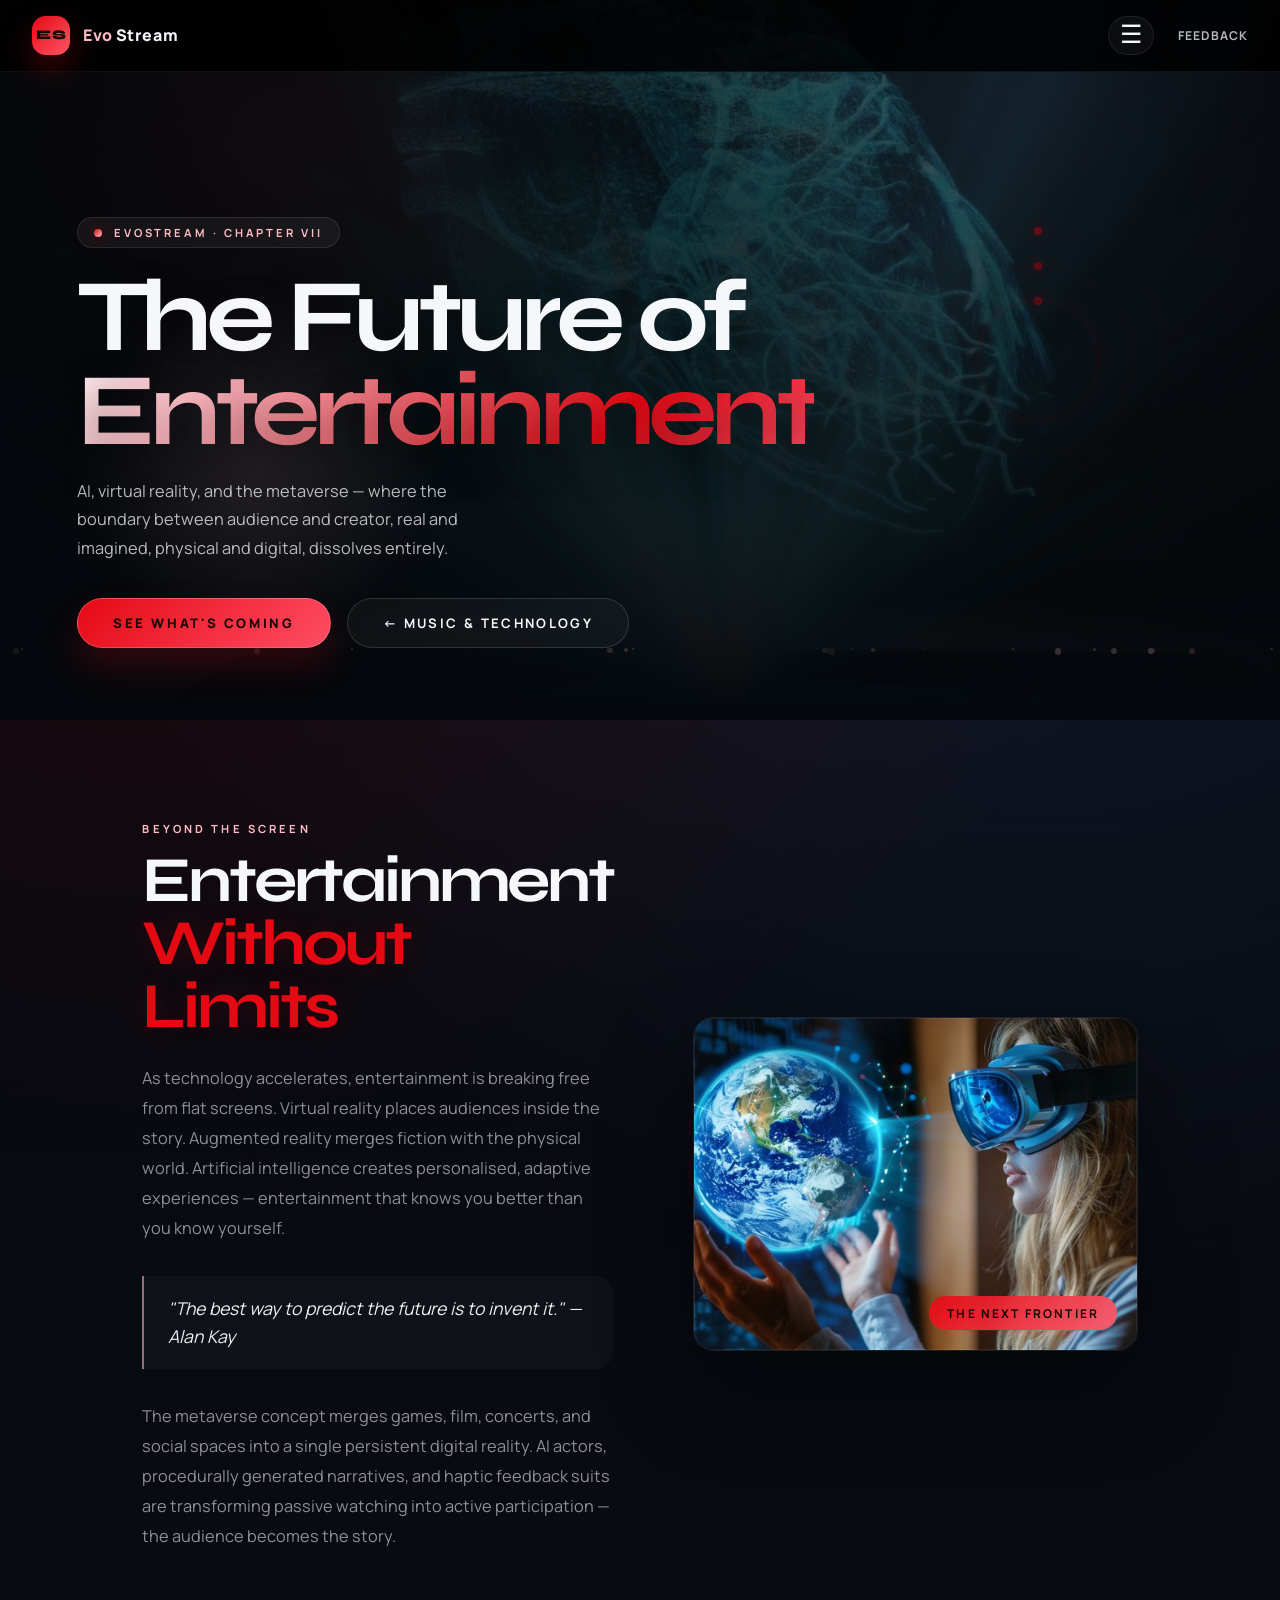
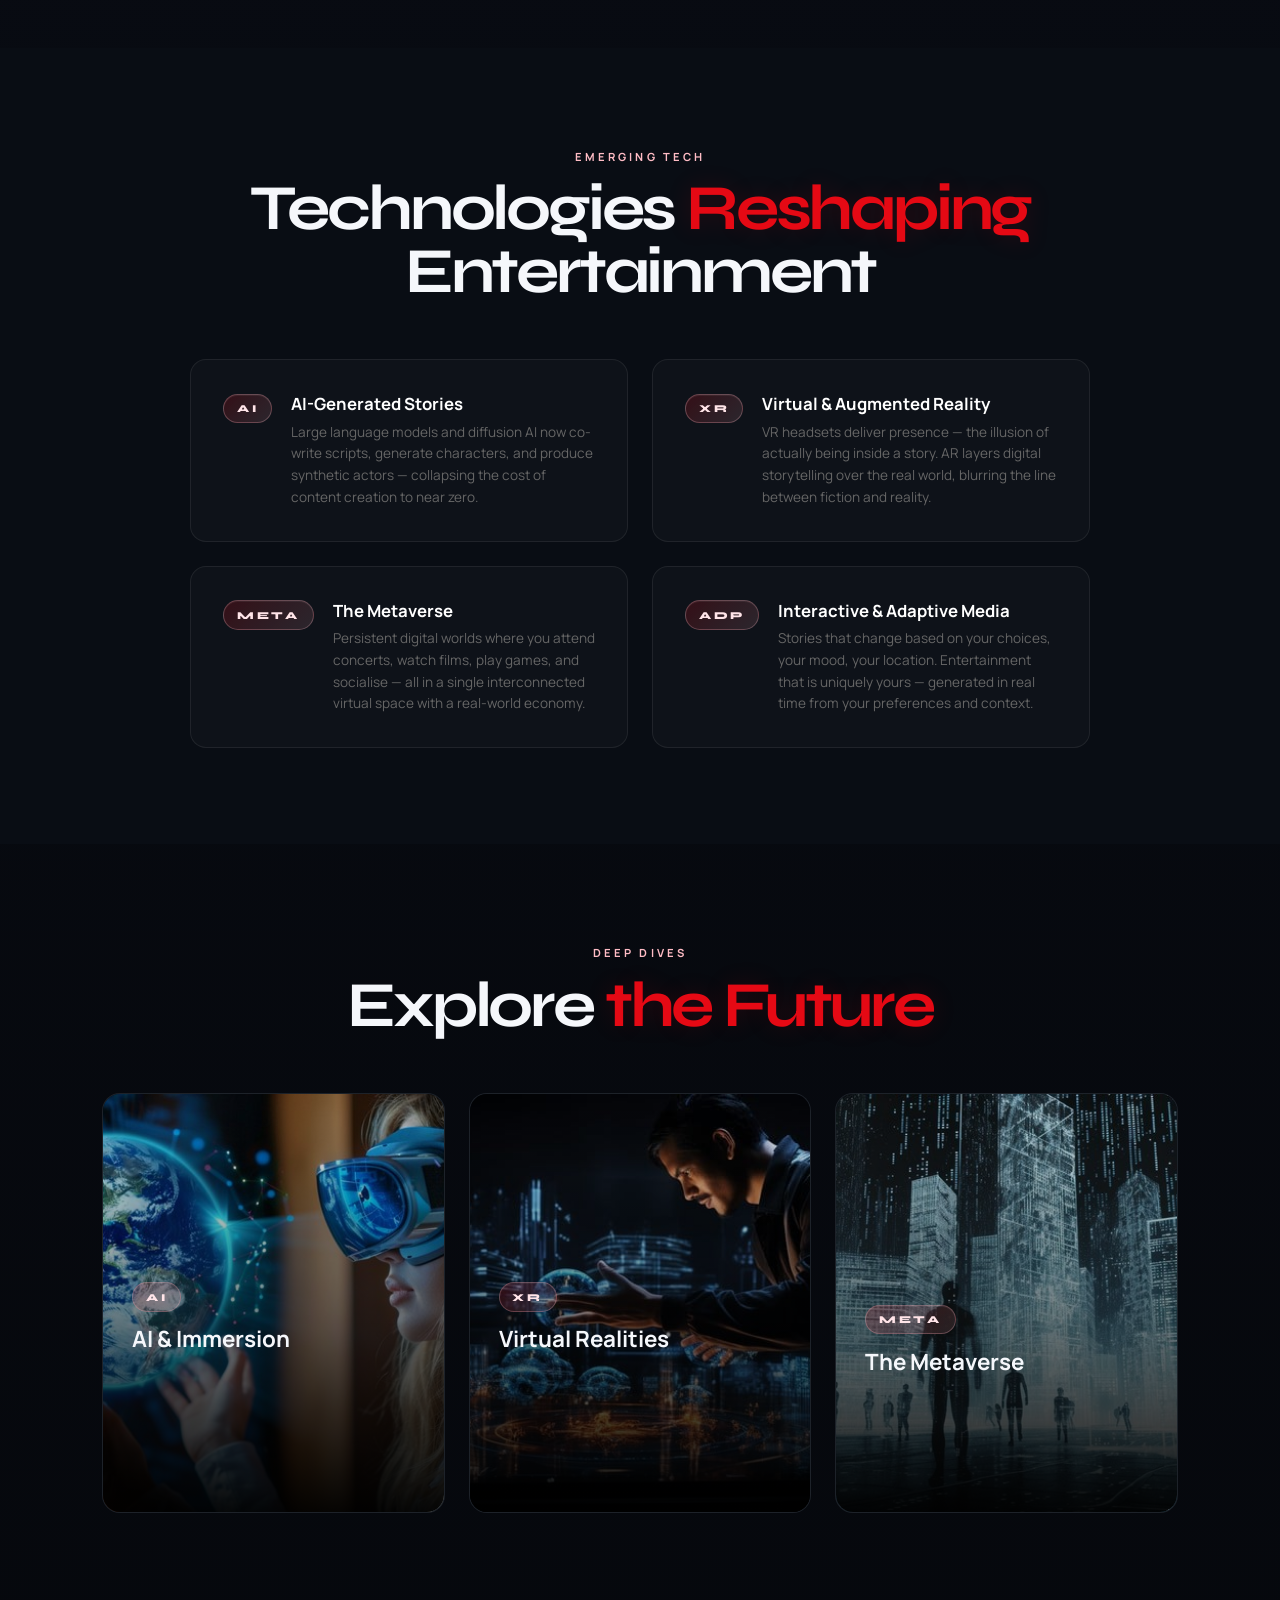
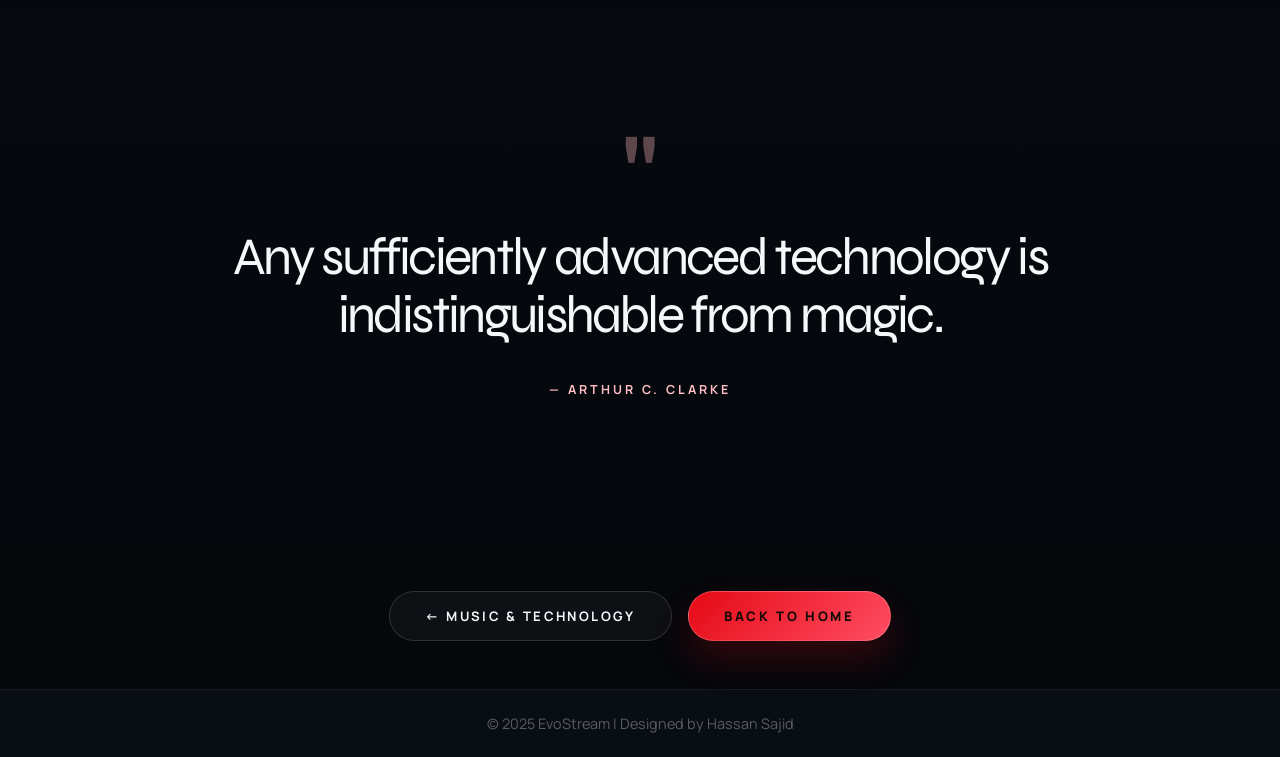
<file: future-of-entertainment.html>
<!DOCTYPE html>
<html lang="en">
<head>
  <meta charset="UTF-8">
  <meta name="viewport" content="width=device-width, initial-scale=1.0">
  <title>The Future of Entertainment | EvoStream</title>
  <link rel="stylesheet" href="style.css">
  <script src="site.js" defer></script>
  <style>
    /* Orbiting rings decoration */
    .orbit-wrap {
      position: absolute;
      right: 8%;
      top: 50%;
      transform: translateY(-50%);
      width: 280px;
      height: 280px;
      pointer-events: none;
    }
    .orbit-ring {
      position: absolute;
      border-radius: 50%;
      border: 1px solid rgba(229,9,20,0.35);
      top: 50%; left: 50%;
      transform: translate(-50%, -50%);
    }
    .orbit-ring:nth-child(1) {
      width: 120px; height: 120px;
      animation: orbitSpin 8s linear infinite;
      box-shadow: 0 0 20px rgba(229,9,20,0.15);
    }
    .orbit-ring:nth-child(2) {
      width: 190px; height: 190px;
      animation: orbitSpin 14s linear infinite reverse;
      border-color: rgba(229,9,20,0.2);
    }
    .orbit-ring:nth-child(3) {
      width: 260px; height: 260px;
      animation: orbitSpin 20s linear infinite;
      border-color: rgba(229,9,20,0.1);
    }
    .orbit-dot {
      position: absolute;
      width: 8px; height: 8px;
      border-radius: 50%;
      background: var(--red);
      box-shadow: 0 0 12px rgba(229,9,20,0.8);
      top: -4px;
      left: calc(50% - 4px);
    }
    @keyframes orbitSpin {
      from { transform: translate(-50%, -50%) rotate(0deg); }
      to   { transform: translate(-50%, -50%) rotate(360deg); }
    }

    /* Innovation tiles */
    .innovation-grid {
      display: grid;
      grid-template-columns: repeat(2, 1fr);
      gap: 1.5rem;
      max-width: 900px;
      margin: 3rem auto 0;
    }
    .innov-tile {
      background: rgba(255,255,255,0.025);
      border: 1px solid rgba(255,255,255,0.07);
      border-radius: 16px;
      padding: 2rem;
      display: flex;
      gap: 1.2rem;
      align-items: flex-start;
      transition: all 0.3s ease;
    }
    .innov-tile:hover {
      background: rgba(229,9,20,0.06);
      border-color: rgba(229,9,20,0.3);
      transform: translateY(-4px);
    }
    .innov-icon { flex-shrink: 0; margin: 0.1rem 0 0; }
    .innov-tile h3 {
      font-size: 1.05rem;
      font-weight: 700;
      color: #fff;
      margin-bottom: 0.4rem;
    }
    .innov-tile p {
      font-size: 0.85rem;
      color: #666;
      line-height: 1.6;
    }

    @media (max-width: 900px) {
      .orbit-wrap { display: none; }
    }
    @media (max-width: 720px) {
      .innovation-grid { grid-template-columns: 1fr; }
      .innov-tile {
        padding: 1.4rem;
        gap: 0.9rem;
      }
    }
  </style>
</head>
<body>

  <header class="main-header">
    <div class="logo"><a href="index.html"><span class="brand-mark" aria-hidden="true">ES</span><span class="brand-name"><span>Evo</span>Stream</span></a></div>
    <nav class="nav-menu">
      <div class="menu-group">
        <button class="menu-icon" type="button" aria-expanded="false" aria-label="Toggle site navigation" aria-controls="site-nav">&#9776;</button>
        <ul class="dropdown" id="site-nav">
          <li><a href="early-entertainment.html">Early Entertainment</a></li>
          <li><a href="cinema-age.html">Cinema Age</a></li>
          <li><a href="television-revolution.html">Television Revolution</a></li>
          <li><a href="gaming-evolution.html">Gaming Evolution</a></li>
          <li><a href="digital-era.html">Digital Era</a></li>
          <li><a href="music-and-tech.html">Music &amp; Technology</a></li>
          <li><a href="future-of-entertainment.html">Future of Entertainment</a></li>
          <li><a href="citations.html">Citations</a></li>
        </ul>
      </div>
      <a href="feedback.html" class="nav-feedback">Feedback</a>
    </nav>
  </header>


  <!-- HERO -->
  <section class="page-hero">
    <div class="hero-bg" style="background-image: url('images/future.jpg');"></div>
    <div class="hero-overlay"></div>
    <div id="heroParticles"></div>

    <!-- Orbiting rings -->
    <div class="orbit-wrap">
      <div class="orbit-ring"><div class="orbit-dot"></div></div>
      <div class="orbit-ring"><div class="orbit-dot"></div></div>
      <div class="orbit-ring"><div class="orbit-dot"></div></div>
    </div>

    <div class="hero-content-wrap">
      <span class="hero-eyebrow">EvoStream · Chapter VII</span>
      <h1 class="hero-title">
        The Future of
        <span class="red-line">Entertainment</span>
      </h1>
      <p class="hero-sub">AI, virtual reality, and the metaverse — where the boundary between audience and creator, real and imagined, physical and digital, dissolves entirely.</p>
      <div class="hero-ctas">
        <a href="#intro" class="btn-red">See What's Coming</a>
        <a href="music-and-tech.html" class="btn-outline">← Music &amp; Technology</a>
      </div>
    </div>
  </section>


  <main>

    <!-- INTRO -->
    <section class="two-col" id="intro">
      <div class="body-text reveal">
        <span class="section-label">Beyond the Screen</span>
        <h2 class="display-heading">Entertainment<br><span class="glow-red">Without Limits</span></h2>
        <p>As technology accelerates, entertainment is breaking free from flat screens. Virtual reality places audiences inside the story. Augmented reality merges fiction with the physical world. Artificial intelligence creates personalised, adaptive experiences — entertainment that knows you better than you know yourself.</p>
        <div class="pull-quote">
          <p>"The best way to predict the future is to invent it." — Alan Kay</p>
        </div>
        <p>The metaverse concept merges games, film, concerts, and social spaces into a single persistent digital reality. AI actors, procedurally generated narratives, and haptic feedback suits are transforming passive watching into active participation — the audience becomes the story.</p>
      </div>
      <div class="intro-visual reveal">
        <img src="images/vr1.jpg" alt="Virtual reality headset">
        <span class="intro-badge">The Next Frontier</span>
      </div>
    </section>


    <!-- INNOVATIONS -->
    <section class="s-dark">
      <div class="section-center reveal">
        <span class="section-label">Emerging Tech</span>
        <h2 class="display-heading">Technologies <span class="glow-red">Reshaping</span> Entertainment</h2>
      </div>
      <div class="innovation-grid">
        <div class="innov-tile reveal">
          <span class="innov-icon">AI</span>
          <div>
            <h3>AI-Generated Stories</h3>
            <p>Large language models and diffusion AI now co-write scripts, generate characters, and produce synthetic actors — collapsing the cost of content creation to near zero.</p>
          </div>
        </div>
        <div class="innov-tile reveal">
          <span class="innov-icon">XR</span>
          <div>
            <h3>Virtual &amp; Augmented Reality</h3>
            <p>VR headsets deliver presence — the illusion of actually being inside a story. AR layers digital storytelling over the real world, blurring the line between fiction and reality.</p>
          </div>
        </div>
        <div class="innov-tile reveal">
          <span class="innov-icon">META</span>
          <div>
            <h3>The Metaverse</h3>
            <p>Persistent digital worlds where you attend concerts, watch films, play games, and socialise — all in a single interconnected virtual space with a real-world economy.</p>
          </div>
        </div>
        <div class="innov-tile reveal">
          <span class="innov-icon">ADP</span>
          <div>
            <h3>Interactive &amp; Adaptive Media</h3>
            <p>Stories that change based on your choices, your mood, your location. Entertainment that is uniquely yours — generated in real time from your preferences and context.</p>
          </div>
        </div>
      </div>
    </section>


    <!-- CARDS -->
    <section class="s-pad">
      <div class="section-center reveal">
        <span class="section-label">Deep Dives</span>
        <h2 class="display-heading">Explore <span class="glow-red">the Future</span></h2>
      </div>
      <div class="cards-grid-3">

        <div class="pg-card reveal" style="height:420px;">
          <img src="images/vr1.jpg" alt="VR headset experience">
          <div class="card-grad"></div>
          <div class="card-body">
            <span class="card-icon">AI</span>
            <h3>AI &amp; Immersion</h3>
            <p>How artificial intelligence is reshaping entertainment creation, personalisation, and the very definition of what a story can be.</p>
            <a href="https://digitalcontentnext.org/blog/2025/01/28/how-ai-is-reshaping-the-entertainment-industry/" target="_blank" class="card-cta">Explore →</a>
          </div>
        </div>

        <div class="pg-card reveal" style="height:420px;">
          <img src="images/hologram1.jpg" alt="Hologram interface">
          <div class="card-grad"></div>
          <div class="card-body">
            <span class="card-icon">XR</span>
            <h3>Virtual Realities</h3>
            <p>VR and AR technologies transforming storytelling, journalism, and live performance into fully immersive participatory experiences.</p>
            <a href="https://er.educause.edu/blogs/2018/2/vr-and-ar-the-art-of-immersive-storytelling-and-journalism" target="_blank" class="card-cta">Explore →</a>
          </div>
        </div>

        <div class="pg-card reveal" style="height:420px;">
          <img src="images/metaverse.jpg" alt="Virtual cityscape metaverse">
          <div class="card-grad"></div>
          <div class="card-body">
            <span class="card-icon">META</span>
            <h3>The Metaverse</h3>
            <p>Digital worlds merging games, cinema, concerts, and social connection into one persistent, evolving virtual realm.</p>
            <a href="https://www.meta.com/metaverse/" target="_blank" class="card-cta">Explore →</a>
          </div>
        </div>

      </div>
    </section>


    <!-- QUOTE -->
    <section class="quote-section" style="background-image: url('images/future.jpg');">
      <div class="quote-inner reveal">
        <span class="big-q">"</span>
        <p class="quote-text">Any sufficiently advanced technology is indistinguishable from magic.</p>
        <span class="quote-attr">— Arthur C. Clarke</span>
      </div>
    </section>


    <!-- PAGE NAV -->
    <div class="pg-end-nav">
      <a href="music-and-tech.html" class="btn-outline">← Music &amp; Technology</a>
      <a href="index.html" class="btn-red">Back to Home</a>
    </div>

  </main>


  <footer>
    <p>&copy; 2025 EvoStream | Designed by Hassan Sajid</p>
  </footer>


  <script>
    // Particles
    const hp = document.getElementById('heroParticles');
    for (let i = 0; i < 20; i++) {
      const p = document.createElement('div');
      p.className = 'hero-particle';
      const s = Math.random() * 5 + 2;
      p.style.cssText = `position:absolute;width:${s}px;height:${s}px;left:${Math.random()*100}%;--dur:${Math.random()*10+7}s;--dl:-${Math.random()*20}s;opacity:${Math.random()*0.4+0.15}`;
      hp.appendChild(p);
    }

    // Reveal
    const obs = new IntersectionObserver(entries => {
      entries.forEach(e => { if (e.isIntersecting) { e.target.classList.add('in-view'); obs.unobserve(e.target); } });
    }, { threshold: 0.12 });
    document.querySelectorAll('.reveal').forEach(el => obs.observe(el));
    document.querySelectorAll('.innovation-grid .reveal').forEach((el, i) => { el.style.transitionDelay = (i * 0.12) + 's'; });
    document.querySelectorAll('.cards-grid-3 .reveal').forEach((el, i) => { el.style.transitionDelay = (i * 0.15) + 's'; });

    const hdr = document.querySelector('.main-header');
    window.addEventListener('scroll', () => {
      const s = window.scrollY > 40;
      hdr.style.background = s ? 'rgba(0,0,0,0.95)' : 'rgba(0,0,0,0.85)';
      hdr.style.backdropFilter = s ? 'blur(14px)' : 'none';
    }, { passive: true });

    document.querySelectorAll('a[href^="#"]').forEach(a => {
      a.addEventListener('click', e => {
        const t = document.querySelector(a.getAttribute('href'));
        if (t) { e.preventDefault(); t.scrollIntoView({ behavior: 'smooth' }); }
      });
    });
  </script>

</body>
</html>
</file>
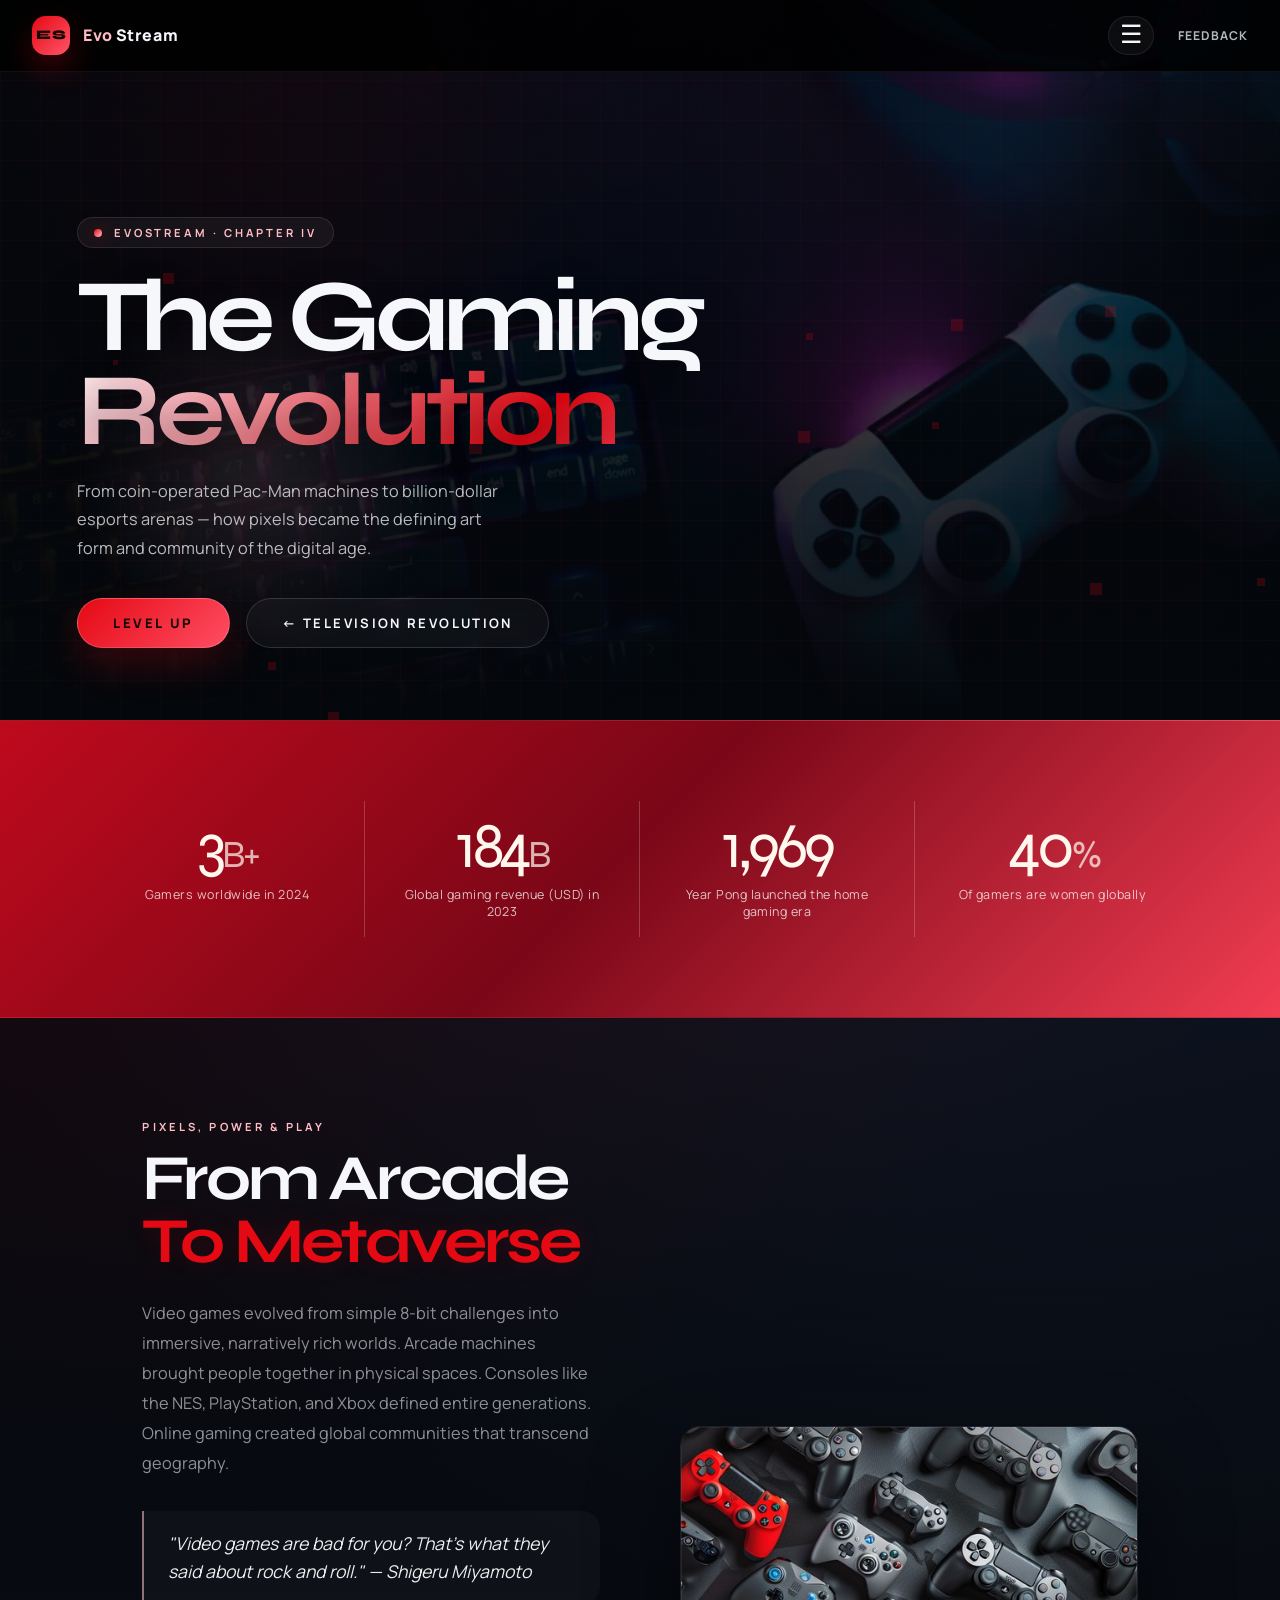
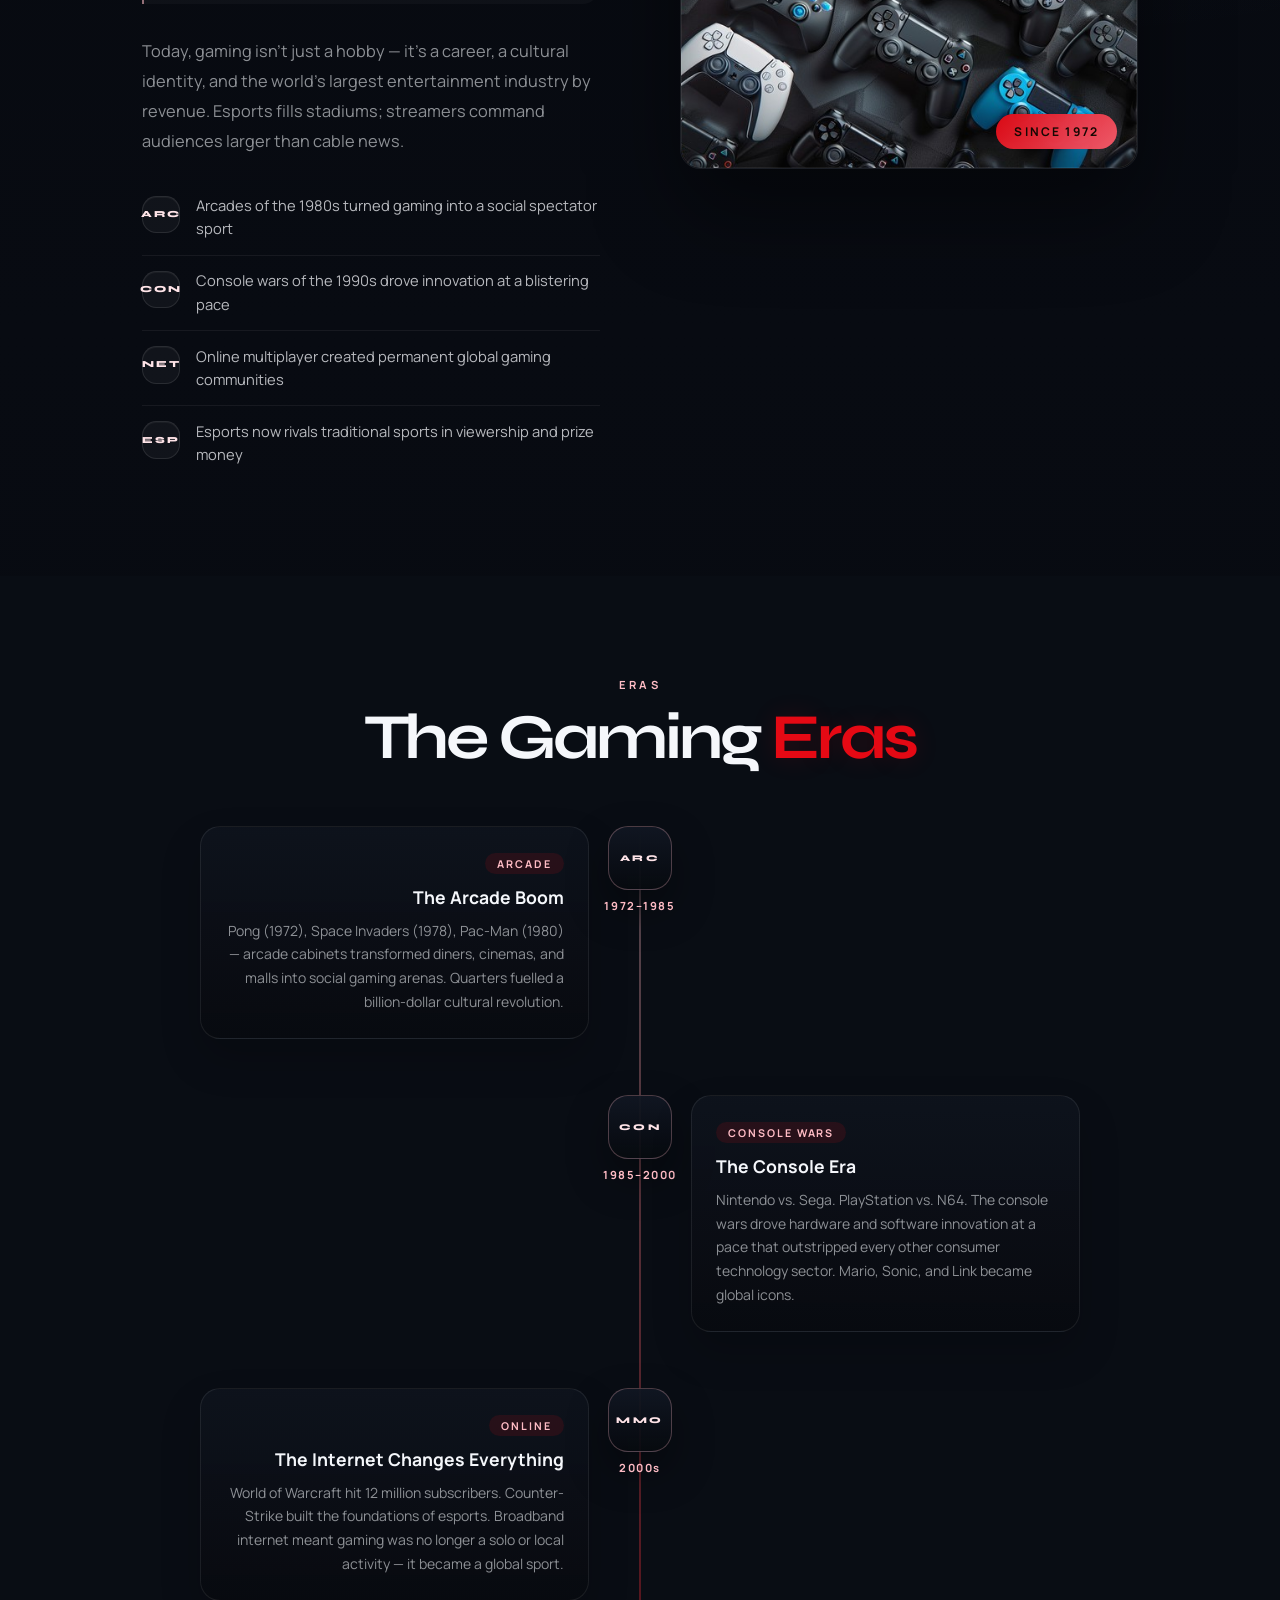
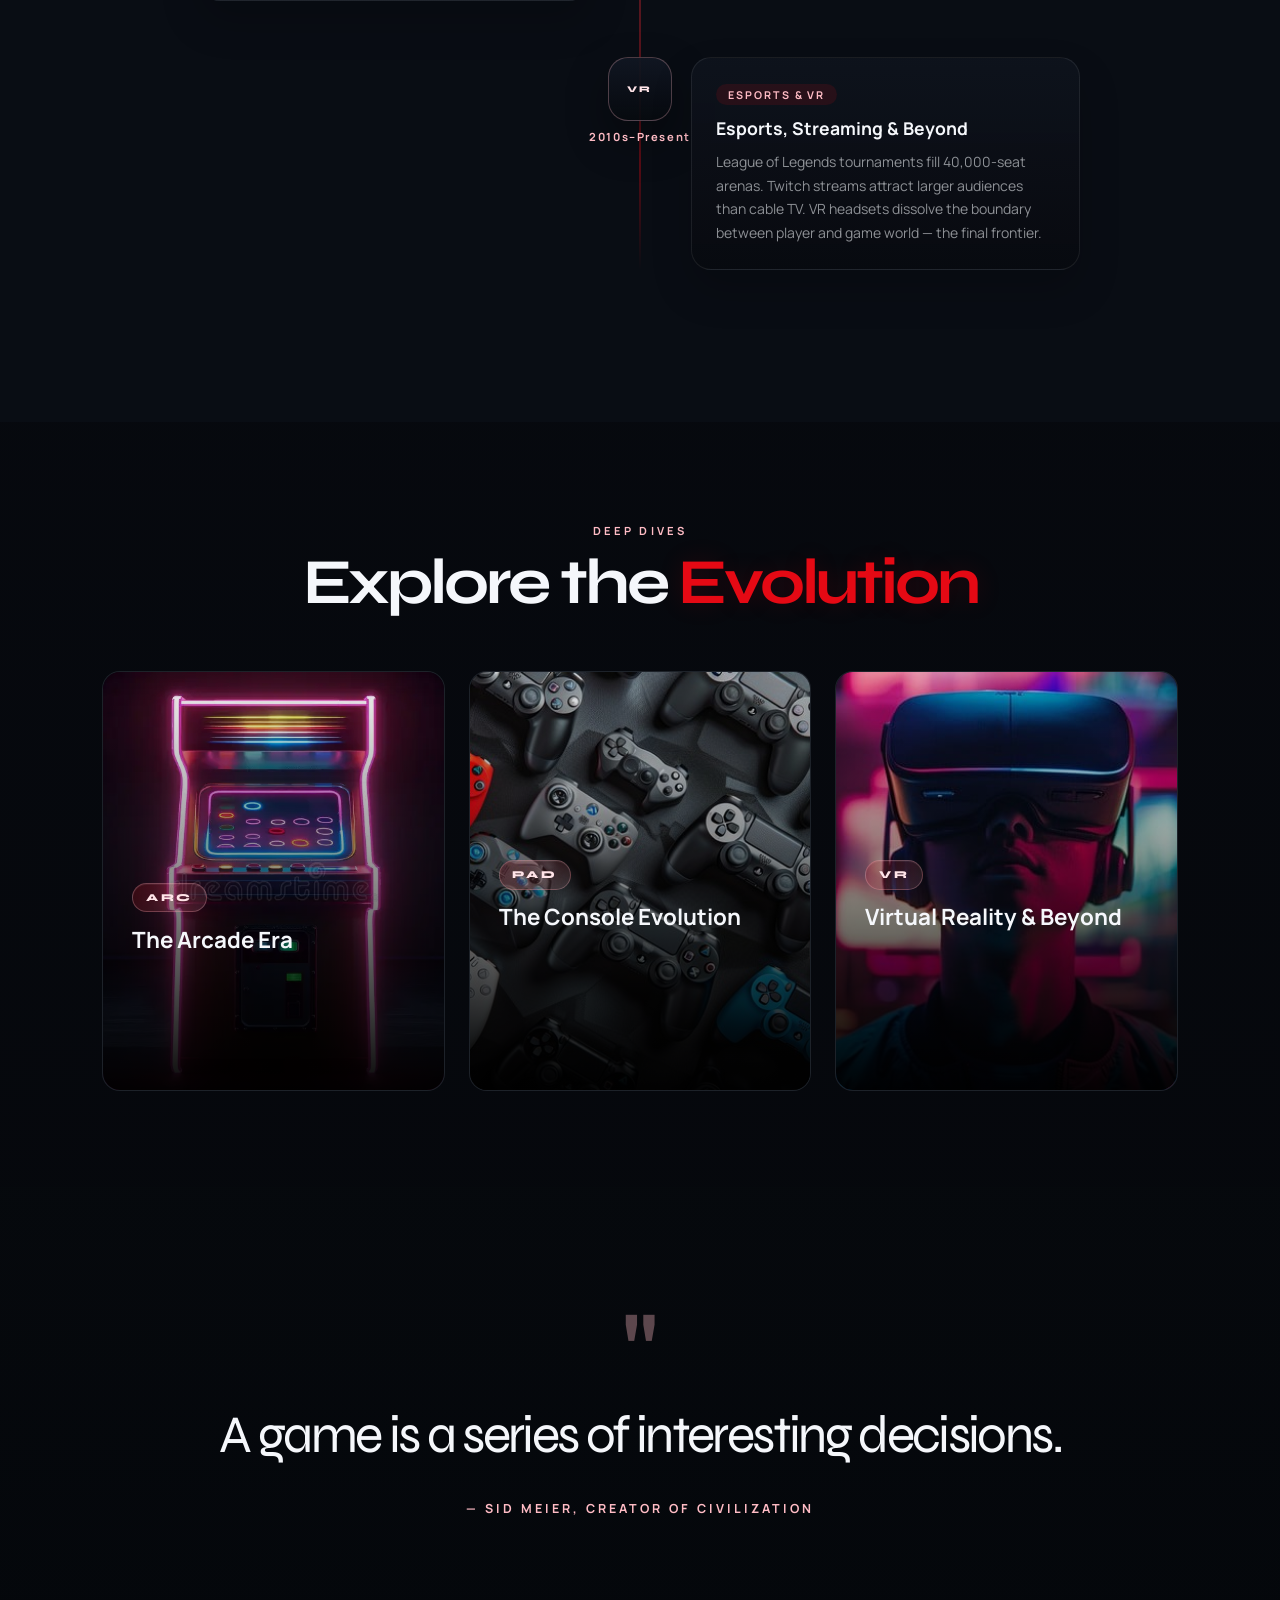
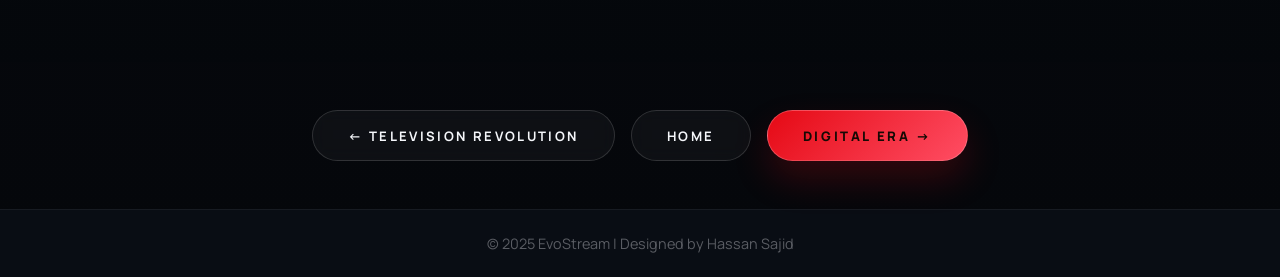
<file: gaming-evolution.html>
<!DOCTYPE html>
<html lang="en">
<head>
  <meta charset="UTF-8">
  <meta name="viewport" content="width=device-width, initial-scale=1.0">
  <title>The Gaming Evolution | EvoStream</title>
  <link rel="stylesheet" href="style.css">
  <script src="site.js" defer></script>
  <style>
    /* Pixel grid decoration */
    .pixel-grid {
      position: absolute;
      inset: 0;
      background-image:
        linear-gradient(rgba(229,9,20,0.04) 1px, transparent 1px),
        linear-gradient(90deg, rgba(229,9,20,0.04) 1px, transparent 1px);
      background-size: 40px 40px;
      pointer-events: none;
      z-index: 1;
    }

    /* Floating pixel blocks */
    .pixel-block {
      position: absolute;
      background: var(--red);
      animation: pixelFloat var(--dur,6s) var(--dl,0s) ease-in-out infinite alternate;
      pointer-events: none;
      z-index: 1;
    }
    @keyframes pixelFloat {
      from { transform: translateY(0) rotate(0deg); opacity: 0.3; }
      to   { transform: translateY(-30px) rotate(45deg); opacity: 0.7; }
    }
  </style>
</head>
<body>

  <header class="main-header">
    <div class="logo"><a href="index.html"><span class="brand-mark" aria-hidden="true">ES</span><span class="brand-name"><span>Evo</span>Stream</span></a></div>
    <nav class="nav-menu">
      <div class="menu-group">
        <button class="menu-icon" type="button" aria-expanded="false" aria-label="Toggle site navigation" aria-controls="site-nav">&#9776;</button>
        <ul class="dropdown" id="site-nav">
          <li><a href="early-entertainment.html">Early Entertainment</a></li>
          <li><a href="cinema-age.html">Cinema Age</a></li>
          <li><a href="television-revolution.html">Television Revolution</a></li>
          <li><a href="gaming-evolution.html">Gaming Evolution</a></li>
          <li><a href="digital-era.html">Digital Era</a></li>
          <li><a href="music-and-tech.html">Music &amp; Technology</a></li>
          <li><a href="future-of-entertainment.html">Future of Entertainment</a></li>
          <li><a href="citations.html">Citations</a></li>
        </ul>
      </div>
      <a href="feedback.html" class="nav-feedback">Feedback</a>
    </nav>
  </header>


  <!-- HERO -->
  <section class="page-hero">
    <div class="hero-bg" style="background-image: url('images/gaming.jpg');"></div>
    <div class="hero-overlay"></div>
    <div class="pixel-grid"></div>
    <div id="pixelBlocks"></div>

    <div class="hero-content-wrap">
      <span class="hero-eyebrow">EvoStream · Chapter IV</span>
      <h1 class="hero-title">
        The Gaming
        <span class="red-line">Revolution</span>
      </h1>
      <p class="hero-sub">From coin-operated Pac-Man machines to billion-dollar esports arenas — how pixels became the defining art form and community of the digital age.</p>
      <div class="hero-ctas">
        <a href="#intro" class="btn-red">Level Up</a>
        <a href="television-revolution.html" class="btn-outline">← Television Revolution</a>
      </div>
    </div>
  </section>


  <main>

    <!-- STATS -->
    <section class="stats-band">
      <div class="stats-grid-4">
        <div class="stat-box reveal">
          <span class="stat-num"><span data-count="3">0</span><span class="stat-sfx">B+</span></span>
          <p class="stat-lbl">Gamers worldwide in 2024</p>
        </div>
        <div class="stat-box reveal">
          <span class="stat-num"><span data-count="184">0</span><span class="stat-sfx">B</span></span>
          <p class="stat-lbl">Global gaming revenue (USD) in 2023</p>
        </div>
        <div class="stat-box reveal">
          <span class="stat-num"><span data-count="1972">0</span></span>
          <p class="stat-lbl">Year Pong launched the home gaming era</p>
        </div>
        <div class="stat-box reveal">
          <span class="stat-num"><span data-count="40">0</span><span class="stat-sfx">%</span></span>
          <p class="stat-lbl">Of gamers are women globally</p>
        </div>
      </div>
    </section>


    <!-- INTRO -->
    <section class="two-col" id="intro">
      <div class="body-text reveal">
        <span class="section-label">Pixels, Power &amp; Play</span>
        <h2 class="display-heading">From Arcade<br><span class="glow-red">To Metaverse</span></h2>
        <p>Video games evolved from simple 8-bit challenges into immersive, narratively rich worlds. Arcade machines brought people together in physical spaces. Consoles like the NES, PlayStation, and Xbox defined entire generations. Online gaming created global communities that transcend geography.</p>
        <div class="pull-quote">
          <p>"Video games are bad for you? That's what they said about rock and roll." — Shigeru Miyamoto</p>
        </div>
        <p>Today, gaming isn't just a hobby — it's a career, a cultural identity, and the world's largest entertainment industry by revenue. Esports fills stadiums; streamers command audiences larger than cable news.</p>
        <ul class="feat-list">
          <li><span class="feat-icon">ARC</span> Arcades of the 1980s turned gaming into a social spectator sport</li>
          <li><span class="feat-icon">CON</span> Console wars of the 1990s drove innovation at a blistering pace</li>
          <li><span class="feat-icon">NET</span> Online multiplayer created permanent global gaming communities</li>
          <li><span class="feat-icon">ESP</span> Esports now rivals traditional sports in viewership and prize money</li>
        </ul>
      </div>
      <div class="intro-visual reveal">
        <img src="images/controller.jpg" alt="Gaming controllers through the ages">
        <span class="intro-badge">Since 1972</span>
      </div>
    </section>


    <!-- TIMELINE -->
    <section class="s-dark" id="timeline">
      <div class="section-center reveal">
        <span class="section-label">Eras</span>
        <h2 class="display-heading">The Gaming <span class="glow-red">Eras</span></h2>
      </div>

      <div class="pg-timeline">

        <div class="tl-item reveal">
          <div class="tl-left">
            <div class="tl-card">
              <span class="tl-tag">Arcade</span>
              <h3>The Arcade Boom</h3>
              <p>Pong (1972), Space Invaders (1978), Pac-Man (1980) — arcade cabinets transformed diners, cinemas, and malls into social gaming arenas. Quarters fuelled a billion-dollar cultural revolution.</p>
            </div>
          </div>
          <div class="tl-center">
            <div class="tl-dot">ARC</div>
            <span class="tl-year">1972–1985</span>
          </div>
          <div class="tl-blank"></div>
        </div>

        <div class="tl-item reveal">
          <div class="tl-blank"></div>
          <div class="tl-center">
            <div class="tl-dot">CON</div>
            <span class="tl-year">1985–2000</span>
          </div>
          <div class="tl-right">
            <div class="tl-card">
              <span class="tl-tag">Console Wars</span>
              <h3>The Console Era</h3>
              <p>Nintendo vs. Sega. PlayStation vs. N64. The console wars drove hardware and software innovation at a pace that outstripped every other consumer technology sector. Mario, Sonic, and Link became global icons.</p>
            </div>
          </div>
        </div>

        <div class="tl-item reveal">
          <div class="tl-left">
            <div class="tl-card">
              <span class="tl-tag">Online</span>
              <h3>The Internet Changes Everything</h3>
              <p>World of Warcraft hit 12 million subscribers. Counter-Strike built the foundations of esports. Broadband internet meant gaming was no longer a solo or local activity — it became a global sport.</p>
            </div>
          </div>
          <div class="tl-center">
            <div class="tl-dot">MMO</div>
            <span class="tl-year">2000s</span>
          </div>
          <div class="tl-blank"></div>
        </div>

        <div class="tl-item reveal">
          <div class="tl-blank"></div>
          <div class="tl-center">
            <div class="tl-dot">VR</div>
            <span class="tl-year">2010s–Present</span>
          </div>
          <div class="tl-right">
            <div class="tl-card">
              <span class="tl-tag">Esports &amp; VR</span>
              <h3>Esports, Streaming &amp; Beyond</h3>
              <p>League of Legends tournaments fill 40,000-seat arenas. Twitch streams attract larger audiences than cable TV. VR headsets dissolve the boundary between player and game world — the final frontier.</p>
            </div>
          </div>
        </div>

      </div>
    </section>


    <!-- CARDS -->
    <section class="s-pad">
      <div class="section-center reveal">
        <span class="section-label">Deep Dives</span>
        <h2 class="display-heading">Explore the <span class="glow-red">Evolution</span></h2>
      </div>
      <div class="cards-grid-3">

        <div class="pg-card reveal" style="height:420px;">
          <img src="images/arcade.jpg" alt="Arcade machines">
          <div class="card-grad"></div>
          <div class="card-body">
            <span class="card-icon">ARC</span>
            <h3>The Arcade Era</h3>
            <p>Pac-Man, Space Invaders, and Donkey Kong — the 1980s arcade boom created gaming as a social and cultural phenomenon.</p>
            <a href="https://www.arcadeshmarcade.com/post/the-rise-and-fall-of-arcades-exploring-their-origins-and-cultural-impact" target="_blank" class="card-cta">Explore →</a>
          </div>
        </div>

        <div class="pg-card reveal" style="height:420px;">
          <img src="images/controller.jpg" alt="Gaming controllers">
          <div class="card-grad"></div>
          <div class="card-body">
            <span class="card-icon">PAD</span>
            <h3>The Console Evolution</h3>
            <p>From the NES d-pad to dual analogue sticks — how controllers evolved alongside gameplay to create ever-deeper player immersion.</p>
            <a href="https://nerdist.com/article/history-of-video-game-controllers/" target="_blank" class="card-cta">Explore →</a>
          </div>
        </div>

        <div class="pg-card reveal" style="height:420px;">
          <img src="images/vrgaming.jpg" alt="VR gaming headset">
          <div class="card-grad"></div>
          <div class="card-body">
            <span class="card-icon">VR</span>
            <h3>Virtual Reality &amp; Beyond</h3>
            <p>VR headsets, haptic feedback, and motion-tracking — redefining immersion and allowing players to step physically inside digital worlds.</p>
            <a href="https://www.picoxr.com/global/blog/future-of-virtual-reality-games" target="_blank" class="card-cta">Explore →</a>
          </div>
        </div>

      </div>
    </section>


    <!-- QUOTE -->
    <section class="quote-section" style="background-image: url('images/gaming.jpg');">
      <div class="quote-inner reveal">
        <span class="big-q">"</span>
        <p class="quote-text">A game is a series of interesting decisions.</p>
        <span class="quote-attr">— Sid Meier, Creator of Civilization</span>
      </div>
    </section>


    <!-- PAGE NAV -->
    <div class="pg-end-nav">
      <a href="television-revolution.html" class="btn-outline">← Television Revolution</a>
      <a href="index.html" class="btn-outline">Home</a>
      <a href="digital-era.html" class="btn-red">Digital Era →</a>
    </div>

  </main>


  <footer>
    <p>&copy; 2025 EvoStream | Designed by Hassan Sajid</p>
  </footer>


  <script>
    // Pixel blocks
    const pb = document.getElementById('pixelBlocks');
    for (let i = 0; i < 14; i++) {
      const b = document.createElement('div');
      b.className = 'pixel-block';
      const s = Math.floor(Math.random() * 10 + 4);
      b.style.cssText = `width:${s}px;height:${s}px;left:${Math.random()*100}%;top:${Math.random()*100}%;--dur:${Math.random()*4+3}s;--dl:-${Math.random()*6}s;opacity:0.2`;
      pb.appendChild(b);
    }

    // Reveal + stagger
    const obs = new IntersectionObserver(entries => {
      entries.forEach(e => { if (e.isIntersecting) { e.target.classList.add('in-view'); obs.unobserve(e.target); } });
    }, { threshold: 0.12 });
    document.querySelectorAll('.reveal').forEach(el => obs.observe(el));
    document.querySelectorAll('.stats-grid-4 .reveal').forEach((el, i) => { el.style.transitionDelay = (i * 0.1) + 's'; });
    document.querySelectorAll('.tl-item.reveal').forEach((el, i) => { el.style.transitionDelay = (i * 0.12) + 's'; });
    document.querySelectorAll('.cards-grid-3 .reveal').forEach((el, i) => { el.style.transitionDelay = (i * 0.15) + 's'; });

    // Counter
    const cObs = new IntersectionObserver(entries => {
      entries.forEach(entry => {
        if (!entry.isIntersecting) return;
        const el = entry.target, target = parseInt(el.dataset.count, 10);
        if (!target) return;
        const dur = target > 999 ? 2000 : 1400, start = performance.now();
        const tick = now => {
          const p = Math.min((now - start) / dur, 1), ease = 1 - Math.pow(1 - p, 3);
          el.textContent = Math.floor(ease * target).toLocaleString();
          if (p < 1) requestAnimationFrame(tick); else el.textContent = target.toLocaleString();
        };
        requestAnimationFrame(tick);
        cObs.unobserve(el);
      });
    }, { threshold: 0.5 });
    document.querySelectorAll('[data-count]').forEach(el => cObs.observe(el));

    const hdr = document.querySelector('.main-header');
    window.addEventListener('scroll', () => {
      const s = window.scrollY > 40;
      hdr.style.background = s ? 'rgba(0,0,0,0.95)' : 'rgba(0,0,0,0.85)';
      hdr.style.backdropFilter = s ? 'blur(14px)' : 'none';
    }, { passive: true });

    document.querySelectorAll('a[href^="#"]').forEach(a => {
      a.addEventListener('click', e => {
        const t = document.querySelector(a.getAttribute('href'));
        if (t) { e.preventDefault(); t.scrollIntoView({ behavior: 'smooth' }); }
      });
    });
  </script>

</body>
</html>
</file>
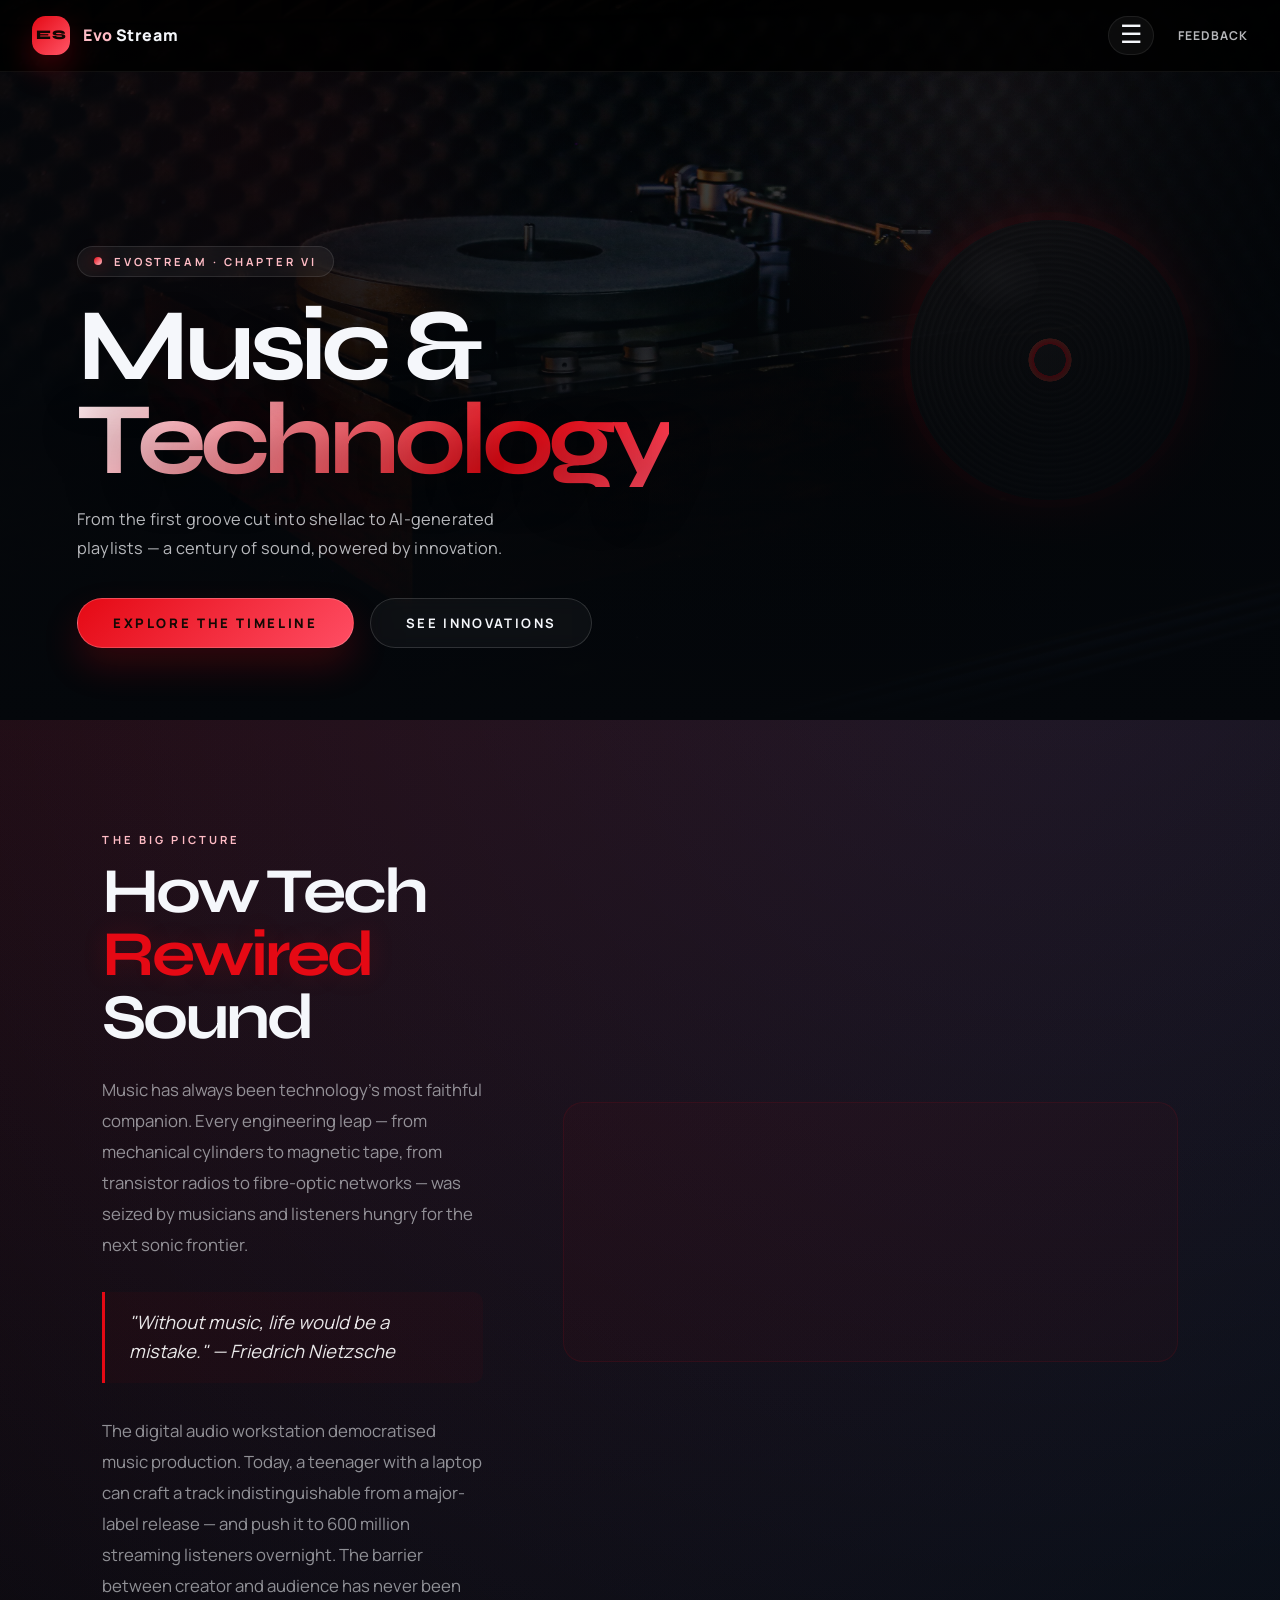
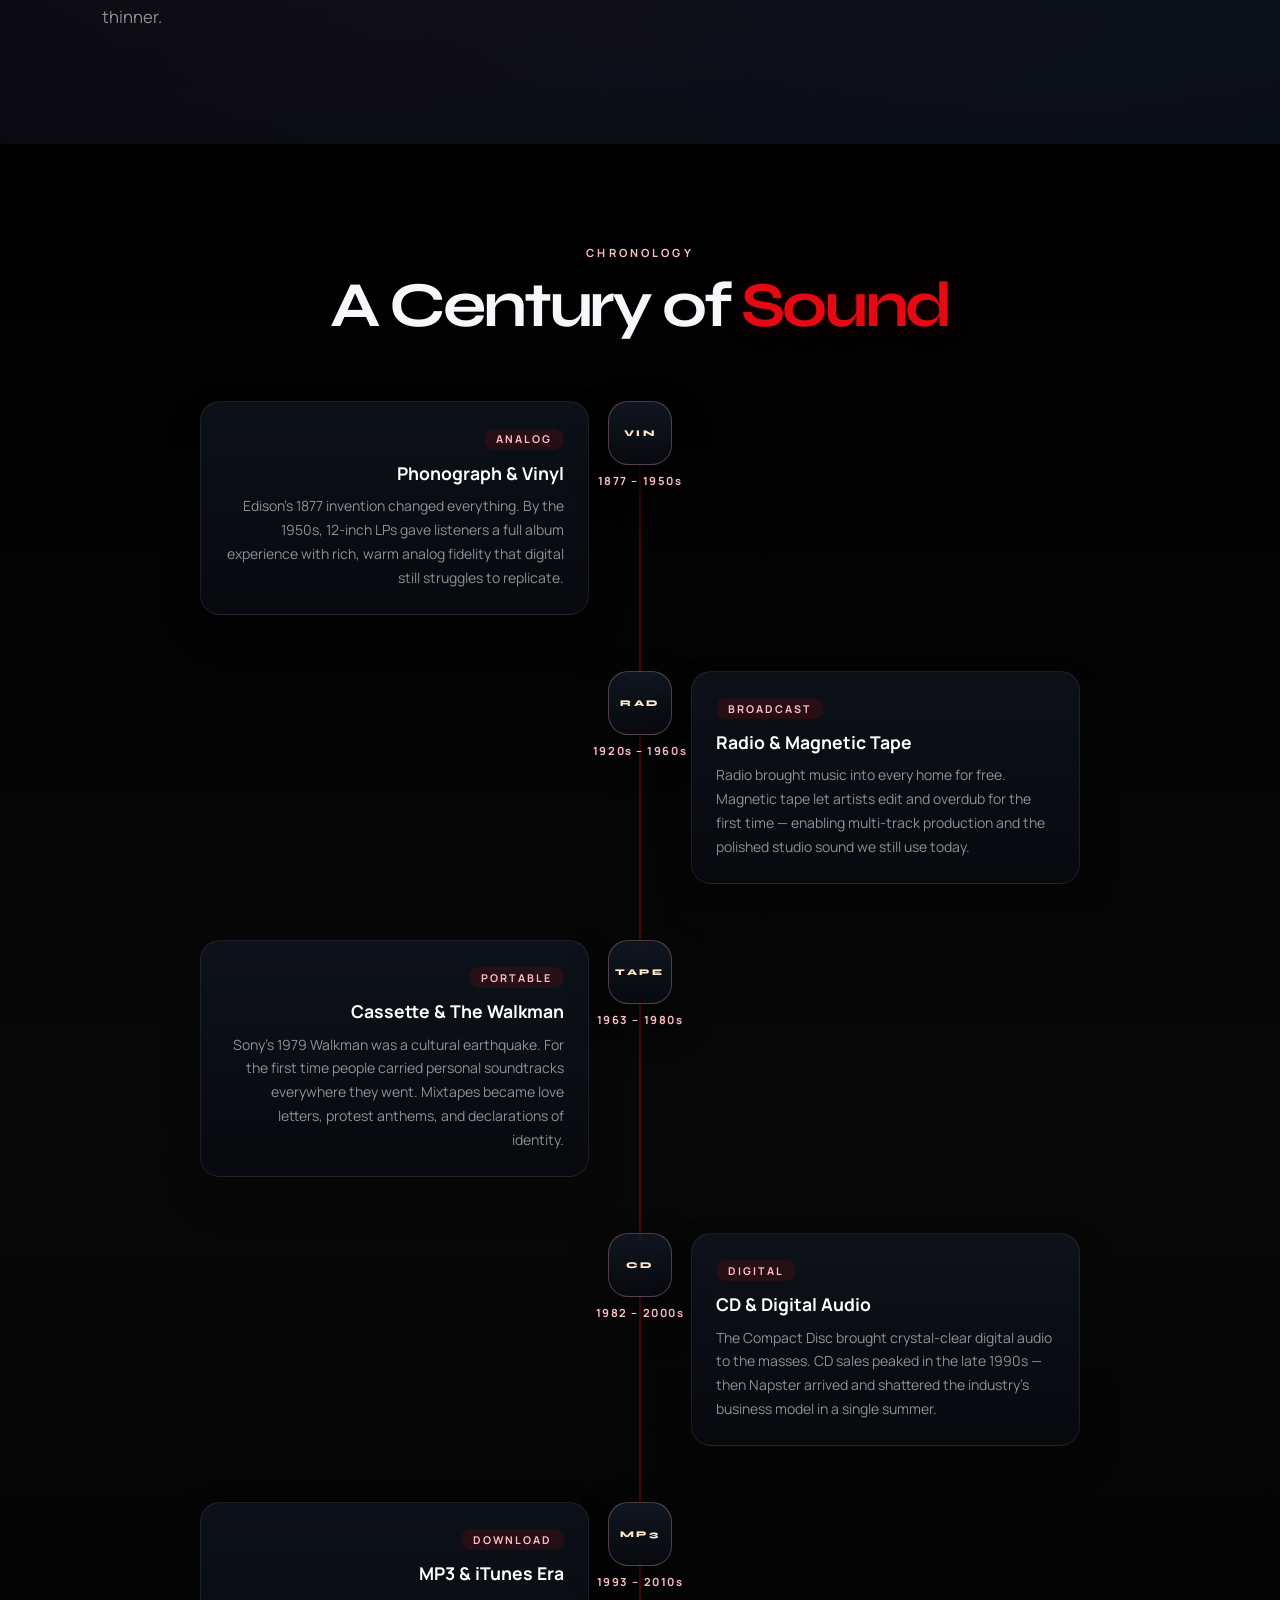
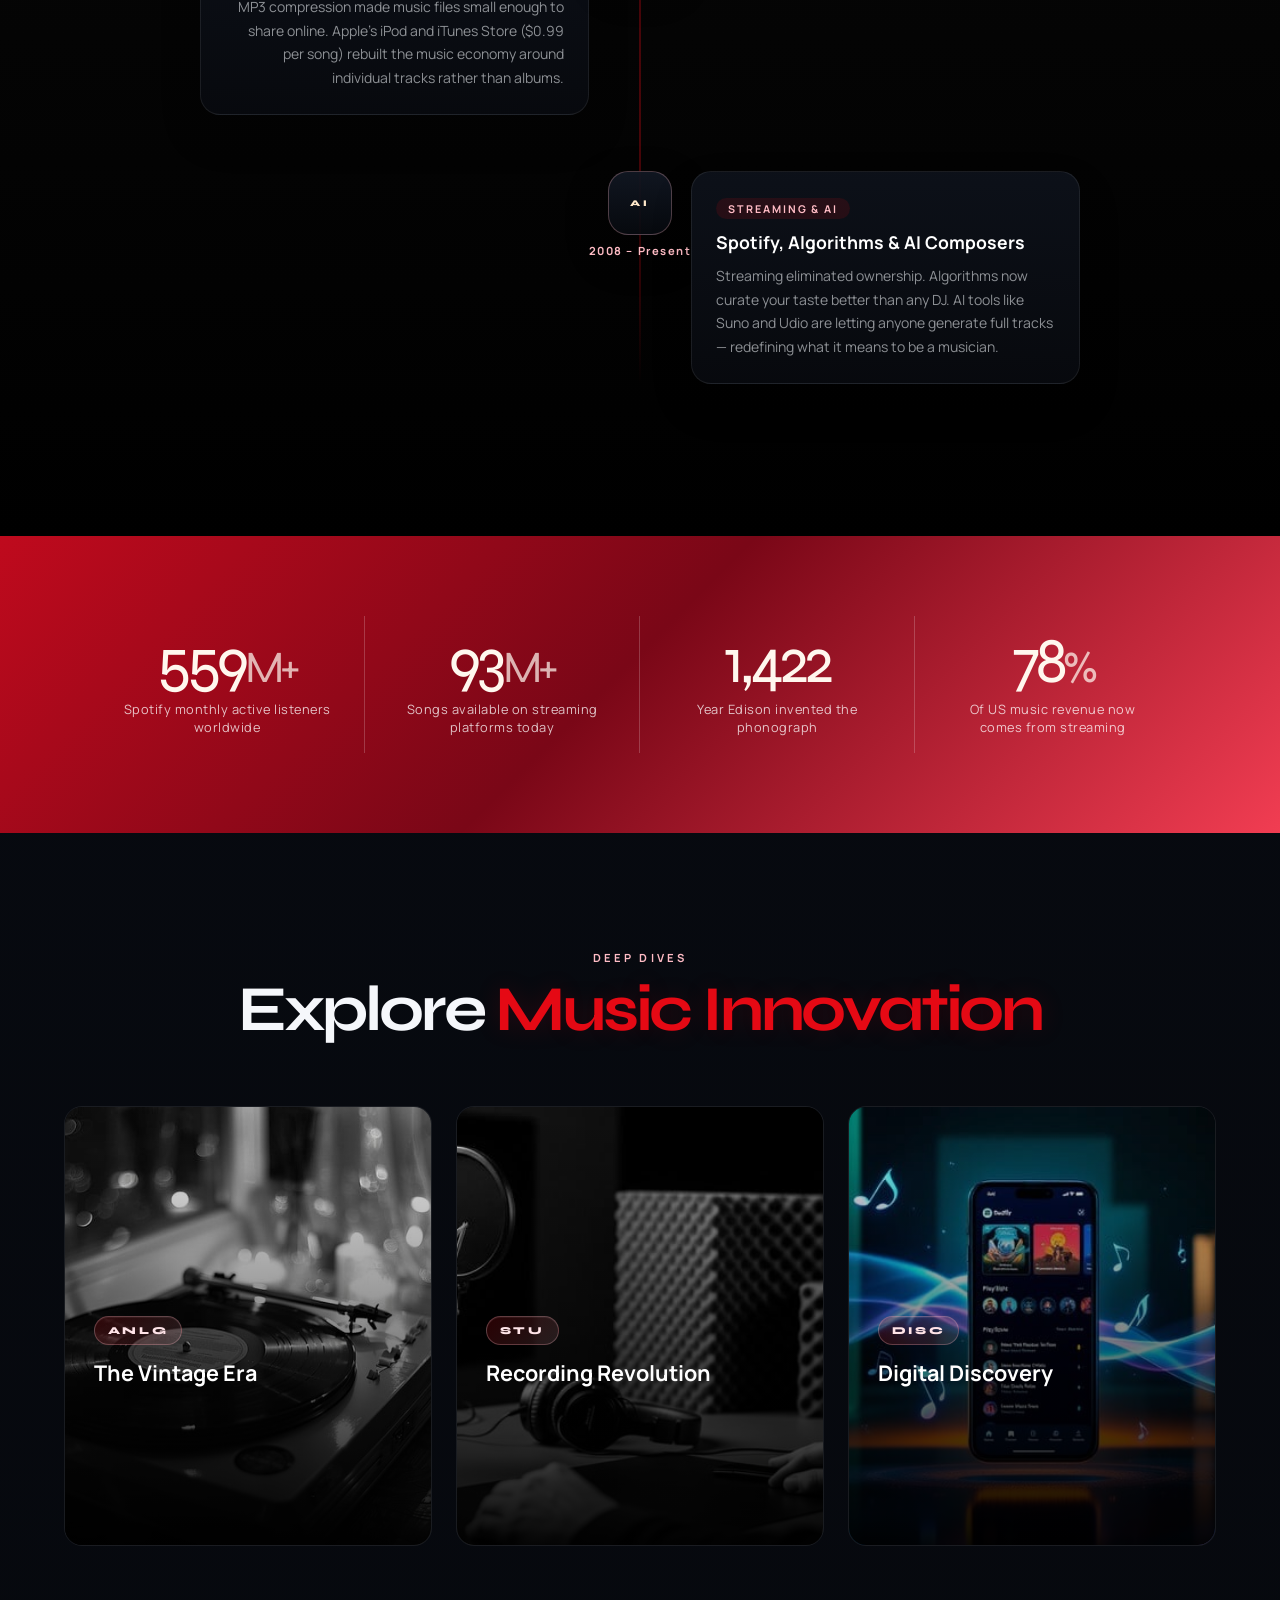
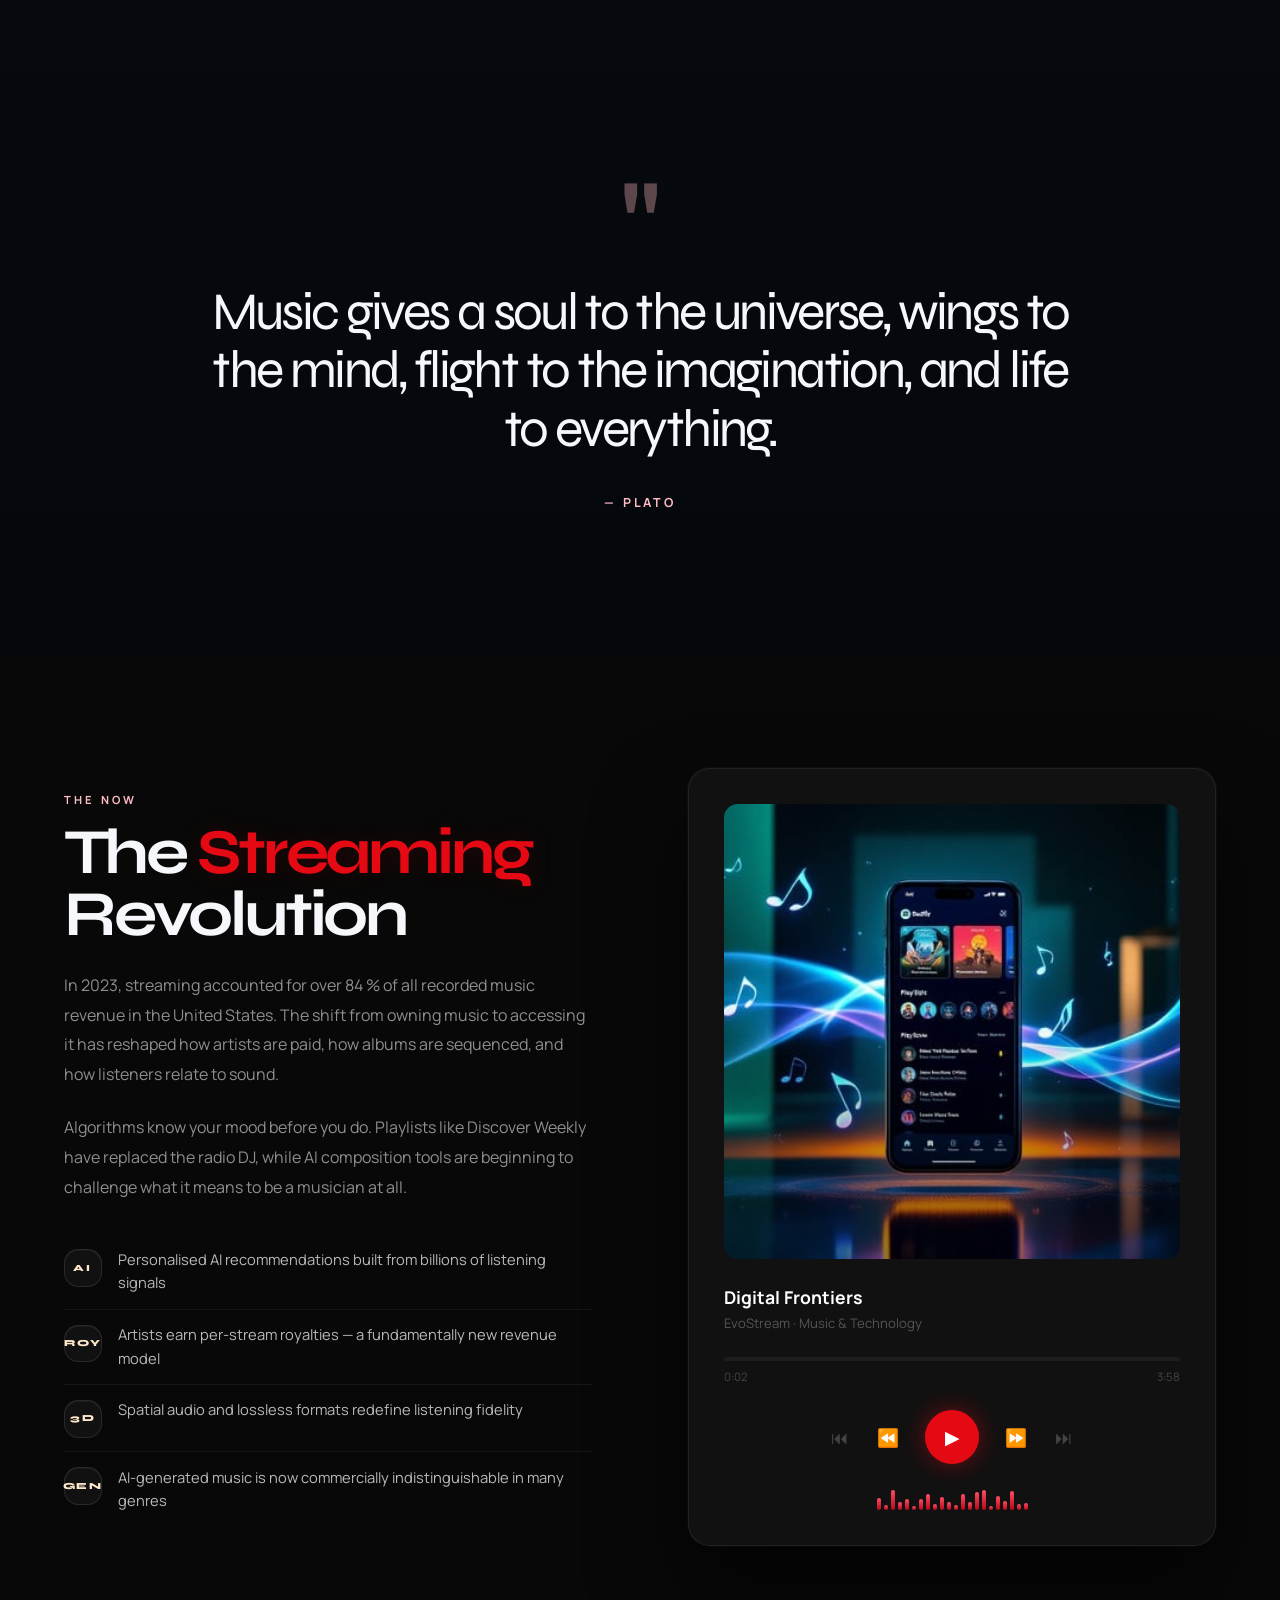
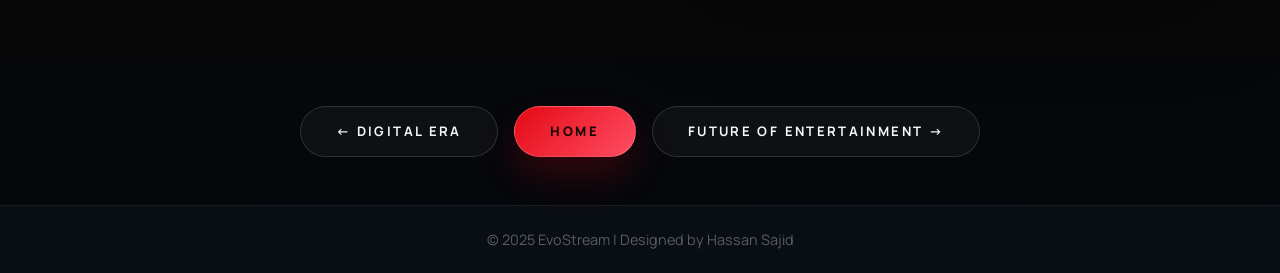
<file: music-and-tech.html>
<!DOCTYPE html>
<html lang="en">
<head>
  <meta charset="UTF-8">
  <meta name="viewport" content="width=device-width, initial-scale=1.0">
  <title>Music & Technology | EvoStream</title>
  <link rel="stylesheet" href="style.css">
  <script src="site.js" defer></script>

  <style>
    /* ===================================================
       MUSIC & TECHNOLOGY — PAGE OVERRIDES & NEW STYLES
    =================================================== */

    body { font-family: 'Manrope', 'Segoe UI', sans-serif; }

    /* Reset main padding — sections control their own */
    main.content-page { padding: 0; }
    main.content-page h2 {
      border-left: none;
      padding-left: 0;
      margin-bottom: 0;
    }

    /* ─── HERO ─────────────────────────────────────── */
    .music-hero {
      position: relative;
      min-height: 720px;
      overflow: hidden;
      display: flex;
      align-items: flex-end;
      justify-content: flex-start;
      padding: 8rem 6% 4.5rem;
    }

    .music-hero::before {
      content: '';
      position: absolute;
      inset: 0;
      background:
        radial-gradient(circle at 18% 22%, rgba(229,9,20,0.2), transparent 24%),
        radial-gradient(circle at 78% 16%, rgba(255,188,197,0.1), transparent 28%);
      z-index: 1;
    }

    .music-hero-bg {
      position: absolute;
      inset: 0;
      background: url('images/music.jpg') center / cover no-repeat;
      transform: scale(1.04);
      filter: saturate(1.08) contrast(1.04) brightness(0.62);
    }

    .music-hero-overlay {
      position: absolute;
      inset: 0;
      z-index: 1;
      background:
        linear-gradient(100deg, rgba(4,7,11,0.9) 0%, rgba(4,7,11,0.56) 40%, rgba(4,7,11,0.24) 70%, rgba(4,7,11,0.75) 100%),
        linear-gradient(180deg, rgba(4,7,11,0.1) 0%, rgba(4,7,11,0.72) 72%, #04070b 100%);
    }

    /* Equalizer bars along the bottom of the hero */
    .eq-bars {
      position: absolute;
      bottom: 0;
      left: 0;
      right: 0;
      display: flex;
      align-items: flex-end;
      gap: 3px;
      height: 130px;
      padding: 0 1rem;
      opacity: 0.28;
      pointer-events: none;
      z-index: 1;
    }

    .eq-bar {
      flex: 1;
      max-width: 14px;
      background: linear-gradient(to top, #8d0814 0%, #e50914 52%, #ff6d7c 100%);
      border-radius: 2px 2px 0 0;
      animation: eqPulse var(--dur, 1s) ease-in-out infinite alternate;
    }

    @keyframes eqPulse {
      from { height: 6%; }
      to   { height: 100%; }
    }

    /* Spinning vinyl */
    .vinyl-wrap {
      position: absolute;
      right: 7%;
      top: 50%;
      transform: translateY(-50%);
      pointer-events: none;
    }

    .vinyl {
      width: 280px;
      height: 280px;
      border-radius: 50%;
      background:
        radial-gradient(circle at 50% 50%, #e50914 0%, #c0392b 12%, #111 13%, transparent 14%),
        repeating-radial-gradient(circle at 50% 50%,
          #0d0d0d 0px, #1a1a1a 2px, #111 4px, #0d0d0d 6px
        );
      animation: vinylSpin 7s linear infinite;
      box-shadow:
        0 0 0 8px rgba(229,9,20,0.08),
        0 0 50px rgba(229,9,20,0.35),
        0 0 100px rgba(229,9,20,0.15);
      opacity: 0.85;
    }

    .vinyl::before {
      content: '';
      position: absolute;
      top: 50%; left: 50%;
      transform: translate(-50%, -50%);
      width: 55px; height: 55px;
      border-radius: 50%;
      background: radial-gradient(circle, #222 40%, #e50914 41%, #c0392b 55%, #111 56%);
    }

    /* Gleam/reflection on vinyl */
    .vinyl::after {
      content: '';
      position: absolute;
      top: 10%; left: 18%;
      width: 28%; height: 22%;
      background: radial-gradient(ellipse, rgba(255,255,255,0.08), transparent);
      border-radius: 50%;
      pointer-events: none;
    }

    @keyframes vinylSpin {
      from { transform: rotate(0deg); }
      to   { transform: rotate(360deg); }
    }

    /* Hero content */
    .music-hero-content {
      position: relative;
      z-index: 2;
      text-align: left;
      padding: 0;
      max-width: 760px;
      background: none;
      border: none;
      border-radius: 0;
      box-shadow: none;
      backdrop-filter: none;
    }

    .hero-eyebrow {
      display: inline-flex;
      align-items: center;
      gap: 0.75rem;
      font-size: 0.7rem;
      font-weight: 700;
      letter-spacing: 0.26em;
      text-transform: uppercase;
      color: var(--gold);
      border: 1px solid rgba(255,255,255,0.1);
      padding: 0.45rem 1rem;
      border-radius: 999px;
      margin-bottom: 1.35rem;
      backdrop-filter: blur(10px);
      background: rgba(255,255,255,0.05);
    }

    .hero-eyebrow::before {
      content: '';
      width: 8px; height: 8px;
      border-radius: 50%;
      background: linear-gradient(135deg, var(--red), var(--gold));
      box-shadow: 0 0 18px rgba(229,9,20,0.65);
      animation: blink 2s ease-in-out infinite;
    }

    @keyframes blink {
      0%,100% { opacity: 1; }
      50%      { opacity: 0; }
    }

    .music-hero-content h1 {
      font-family: 'Syne', sans-serif;
      font-size: clamp(3.4rem, 8vw, 7rem);
      line-height: 0.92;
      color: var(--text);
      letter-spacing: -0.06em;
      text-shadow: 0 18px 40px rgba(0,0,0,0.35);
      margin-bottom: 1.15rem;
    }

    .music-hero-content h1 .red-line {
      color: transparent;
      display: block;
      background: linear-gradient(135deg, #fff1f3 0%, var(--gold) 18%, var(--red) 72%, #ff4d63 100%);
      -webkit-background-clip: text;
      background-clip: text;
    }

    .music-hero-content .hero-sub {
      font-size: 1.02rem;
      color: var(--muted);
      font-weight: 400;
      line-height: 1.75;
      max-width: 44ch;
      margin: 0 0 2.2rem;
      letter-spacing: 0.2px;
    }

    .hero-cta-group {
      display: flex;
      gap: 1rem;
      justify-content: flex-start;
      flex-wrap: wrap;
    }

    .btn-red {
      background: linear-gradient(135deg, var(--red), #ff4d63);
      color: #140904;
      padding: 0.95rem 2.2rem;
      border-radius: 999px;
      text-decoration: none;
      font-weight: 800;
      font-size: 0.82rem;
      letter-spacing: 0.2em;
      text-transform: uppercase;
      transition: all 0.3s;
      border: 1px solid rgba(255,188,197,0.3);
      box-shadow: 0 18px 36px rgba(229,9,20,0.2);
    }
    .btn-red:hover {
      transform: translateY(-2px);
      color: #fff8ef;
      background: rgba(255,255,255,0.04);
      border-color: rgba(255,188,197,0.44);
      box-shadow: 0 20px 40px rgba(0,0,0,0.3);
    }

    .btn-outline {
      background: rgba(255,255,255,0.04);
      color: var(--text);
      padding: 0.95rem 2.2rem;
      border-radius: 999px;
      text-decoration: none;
      font-weight: 700;
      font-size: 0.82rem;
      letter-spacing: 0.18em;
      text-transform: uppercase;
      border: 1px solid rgba(255,255,255,0.14);
      transition: all 0.3s;
      backdrop-filter: blur(8px);
    }
    .btn-outline:hover {
      transform: translateY(-2px);
      border-color: rgba(255,188,197,0.34);
      color: var(--gold);
      background: rgba(255,255,255,0.08);
    }

    /* ─── SECTION SHARED ────────────────────────────── */
    .section-label {
      display: inline-block;
      font-size: 0.7rem;
      font-weight: 700;
      letter-spacing: 0.28em;
      text-transform: uppercase;
      color: var(--gold);
      margin-bottom: 0.9rem;
    }

    .display-heading {
      font-family: 'Syne', sans-serif;
      font-size: clamp(2.35rem, 5vw, 4.5rem);
      color: var(--text);
      line-height: 0.98;
      letter-spacing: -0.05em;
    }

    .glow-red { color: #e50914; }

    .section-center { text-align: center; margin-bottom: 4rem; }

    /* Scroll reveal */
    .reveal {
      opacity: 0;
      transform: translateY(36px);
      transition: opacity 0.75s ease, transform 0.75s ease;
    }
    .reveal.in-view {
      opacity: 1;
      transform: translateY(0);
    }

    /* ─── INTRO ─────────────────────────────────────── */
    .intro-section {
      display: grid;
      grid-template-columns: 1fr 1fr;
      gap: 5rem;
      align-items: center;
      padding: 7rem 8%;
      max-width: 1400px;
      margin: 0 auto;
    }

    .intro-text .section-label { display: block; }

    .intro-text p {
      color: var(--muted-soft);
      font-size: 1.05rem;
      line-height: 1.85;
      margin-top: 1.5rem;
    }

    .pull-quote {
      border-left: 3px solid #e50914;
      padding: 1rem 1.5rem;
      margin: 2rem 0;
      background: rgba(229,9,20,0.04);
      border-radius: 0 10px 10px 0;
    }
    .pull-quote p {
      font-size: 1.15rem !important;
      color: rgba(255,255,255,0.9) !important;
      font-style: italic;
      margin: 0 !important;
      line-height: 1.6 !important;
    }

    /* Waveform animation */
    .waveform-wrap {
      display: flex;
      align-items: center;
      justify-content: center;
      gap: 5px;
      height: 260px;
      background: rgba(229,9,20,0.03);
      border: 1px solid rgba(229,9,20,0.1);
      border-radius: 20px;
      padding: 2rem 1.5rem;
    }

    .w-bar {
      width: 5px;
      border-radius: 3px;
      background: linear-gradient(to top, #8d0814, #e50914, #ff6d7c);
      animation: wavePulse var(--wd, 1s) ease-in-out infinite alternate;
    }

    @keyframes wavePulse {
      from { height: 6px; opacity: 0.4; }
      to   { height: var(--wh, 60px); opacity: 1; }
    }

    /* ─── TIMELINE ──────────────────────────────────── */
    .timeline-section {
      padding: 6rem 5%;
      background: linear-gradient(180deg, #000 0%, #080808 50%, #000 100%);
    }

    .timeline {
      position: relative;
      max-width: 880px;
      margin: 0 auto;
    }

    .timeline::before {
      content: '';
      position: absolute;
      left: 50%;
      top: 0; bottom: 0;
      width: 1px;
      background: linear-gradient(to bottom,
        transparent,
        rgba(229,9,20,0.6) 10%,
        rgba(229,9,20,0.6) 90%,
        transparent
      );
      transform: translateX(-50%);
    }

    .tl-item {
      display: grid;
      grid-template-columns: 1fr 64px 1fr;
      gap: 1.2rem;
      margin-bottom: 3.5rem;
    }

    .tl-item .tl-left  { text-align: right; }
    .tl-item .tl-right { text-align: left; }
    .tl-item .tl-blank { }

    .tl-center {
      display: flex;
      flex-direction: column;
      align-items: center;
      gap: 0.5rem;
    }

    .tl-dot {
      width: 64px; height: 64px;
      border-radius: 20px;
      background: linear-gradient(180deg, rgba(17,23,34,0.95), rgba(7,10,15,0.92));
      border: 1px solid rgba(255,188,197,0.28);
      display: flex;
      align-items: center;
      justify-content: center;
      color: #ffe8ca;
      font-family: 'Syne', sans-serif;
      font-size: 0.55rem;
      font-weight: 800;
      letter-spacing: 0.3em;
      text-transform: uppercase;
      box-shadow: 0 18px 40px rgba(0,0,0,0.35);
      flex-shrink: 0;
      transition: box-shadow 0.3s, transform 0.3s;
    }

    .tl-item:hover .tl-dot {
      transform: translateY(-2px);
      box-shadow: 0 22px 48px rgba(0,0,0,0.42), 0 0 0 1px rgba(229,9,20,0.2);
    }

    .tl-year {
      font-size: 0.7rem;
      color: var(--gold);
      font-weight: 700;
      letter-spacing: 0.14em;
      white-space: nowrap;
    }

    .tl-card {
      background: linear-gradient(180deg, rgba(15,20,30,0.82), rgba(8,10,15,0.9));
      border: 1px solid rgba(255,255,255,0.08);
      border-radius: 20px;
      padding: 1.5rem;
      box-shadow: 0 20px 40px rgba(0,0,0,0.18);
      transition: all 0.35s ease;
    }
    .tl-card:hover {
      background: linear-gradient(180deg, rgba(19,25,36,0.92), rgba(9,11,17,0.95));
      border-color: rgba(229,9,20,0.22);
      transform: translateY(-3px);
    }

    .tl-tag {
      display: inline-block;
      font-size: 0.67rem;
      padding: 0.22rem 0.75rem;
      background: rgba(229,9,20,0.12);
      color: var(--gold);
      border-radius: 999px;
      margin-bottom: 0.75rem;
      font-weight: 700;
      letter-spacing: 0.18em;
      text-transform: uppercase;
    }

    .tl-card h3 {
      font-size: 1.1rem;
      font-weight: 700;
      color: #fff;
      margin-bottom: 0.6rem;
      line-height: 1.3;
    }

    .tl-card p { font-size: 0.875rem; color: var(--muted-soft); line-height: 1.7; }

    /* ─── STATS ─────────────────────────────────────── */
    .stats-section {
      background: linear-gradient(135deg, #bf0a1d 0%, #7a0717 48%, #f13d52 100%);
      padding: 5rem 5%;
    }

    .stats-inner {
      display: grid;
      grid-template-columns: repeat(4, 1fr);
      max-width: 1100px;
      margin: 0 auto;
      text-align: center;
      gap: 0;
    }

    .stat-item {
      padding: 1rem 2rem;
      border-right: 1px solid rgba(255,255,255,0.2);
    }
    .stat-item:last-child { border-right: none; }

    .stat-num {
      font-family: 'Syne', sans-serif;
      font-size: clamp(2.6rem, 5vw, 4.5rem);
      color: #fff7ee;
      line-height: 0.95;
      display: block;
      letter-spacing: -0.06em;
    }

    .stat-suffix {
      font-family: 'Syne', sans-serif;
      font-size: clamp(1.8rem, 3.5vw, 3rem);
      color: rgba(255,247,238,0.72);
    }

    .stat-label {
      font-size: 0.8rem;
      color: rgba(255,255,255,0.75);
      margin-top: 0.5rem;
      line-height: 1.4;
      font-weight: 400;
      letter-spacing: 0.5px;
    }

    /* ─── INNOVATION CARDS ──────────────────────────── */
    .cards-section {
      padding: 7rem 5%;
    }

    .cards-grid {
      display: grid;
      grid-template-columns: repeat(3, 1fr);
      gap: 1.5rem;
      max-width: 1200px;
      margin: 0 auto;
    }

    .music-card {
      position: relative;
      border-radius: 18px;
      overflow: hidden;
      height: 440px;
      cursor: pointer;
      border: 1px solid rgba(255,255,255,0.08);
      transition: transform 0.45s cubic-bezier(0.175,0.885,0.32,1.275),
                  box-shadow 0.45s ease;
    }

    .music-card:hover {
      transform: translateY(-12px) scale(1.02);
      box-shadow: 0 35px 70px rgba(0,0,0,0.34), 0 0 0 1px rgba(229,9,20,0.18);
    }

    .music-card img {
      width: 100%; height: 100%;
      object-fit: cover;
      transition: transform 0.65s ease;
      display: block;
    }
    .music-card:hover img { transform: scale(1.12); }

    .card-grad {
      position: absolute;
      inset: 0;
      background: linear-gradient(
        to top,
        rgba(0,0,0,0.96) 0%,
        rgba(0,0,0,0.45) 50%,
        rgba(0,0,0,0.05) 100%
      );
    }

    .card-body {
      position: absolute;
      bottom: 0; left: 0; right: 0;
      padding: 2rem 1.8rem;
      transform: translateY(14px);
      transition: transform 0.4s ease;
    }
    .music-card:hover .card-body { transform: translateY(0); }

    .card-icon {
      display: inline-flex;
      align-items: center;
      justify-content: center;
      padding: 0.45rem 0.8rem;
      border-radius: 999px;
      margin-bottom: 0.85rem;
      background: linear-gradient(135deg, rgba(229,9,20,0.18), rgba(255,188,197,0.12));
      border: 1px solid rgba(255,188,197,0.28);
      color: #ffe4e8;
      font-family: 'Syne', sans-serif;
      font-size: 0.66rem;
      font-weight: 800;
      letter-spacing: 0.26em;
      text-transform: uppercase;
      box-shadow: inset 0 1px 0 rgba(255,255,255,0.06);
    }

    .card-body h3 {
      font-size: 1.35rem;
      font-weight: 700;
      color: #fff;
      margin-bottom: 0.6rem;
      line-height: 1.25;
    }

    .card-body p {
      font-size: 0.88rem;
      color: rgba(255,255,255,0.65);
      line-height: 1.6;
      margin-bottom: 1.2rem;
      opacity: 0;
      transition: opacity 0.4s ease 0.08s;
    }
    .music-card:hover .card-body p { opacity: 1; }

    .card-cta {
      display: inline-flex;
      align-items: center;
      gap: 0.4rem;
      color: var(--gold);
      text-decoration: none;
      font-size: 0.8rem;
      font-weight: 700;
      letter-spacing: 1.5px;
      text-transform: uppercase;
      opacity: 0;
      transition: opacity 0.4s ease 0.12s, gap 0.3s ease;
    }
    .music-card:hover .card-cta { opacity: 1; }
    .card-cta:hover { gap: 0.8rem; }

    /* ─── QUOTE ─────────────────────────────────────── */
    .quote-section {
      position: relative;
      padding: 9rem 5%;
      text-align: center;
      background: url('images/music.jpg') center / cover no-repeat fixed;
    }
    .quote-section::before {
      content: '';
      position: absolute;
      inset: 0;
      background: linear-gradient(180deg, rgba(6,9,13,0.74), rgba(4,7,11,0.92));
    }

    .quote-inner {
      position: relative;
      z-index: 1;
      max-width: 860px;
      margin: 0 auto;
    }

    .big-quote-mark {
      font-family: 'Syne', sans-serif;
      font-size: 9rem;
      line-height: 0.4;
      color: var(--gold);
      opacity: 0.35;
      display: block;
      user-select: none;
    }

    .quote-text {
      font-family: 'Syne', sans-serif;
      font-size: clamp(2rem, 4.4vw, 3.3rem);
      color: var(--text);
      line-height: 1.1;
      margin: 1.5rem 0 2rem;
      letter-spacing: -0.05em;
    }

    .quote-attr {
      font-size: 0.78rem;
      color: var(--gold);
      font-weight: 700;
      letter-spacing: 0.24em;
      text-transform: uppercase;
    }

    /* ─── STREAMING ─────────────────────────────────── */
    .streaming-section {
      padding: 7rem 5%;
      background: #080808;
    }

    .streaming-grid {
      display: grid;
      grid-template-columns: 1fr 1fr;
      gap: 6rem;
      align-items: center;
      max-width: 1200px;
      margin: 0 auto;
    }

    .streaming-text p {
      color: var(--muted-soft);
      line-height: 1.85;
      margin-top: 1.5rem;
      font-size: 1rem;
    }

    .feat-list {
      list-style: none;
      margin-top: 2rem;
    }

    .feat-list li {
      display: flex;
      align-items: flex-start;
      gap: 1rem;
      padding: 0.85rem 0;
      border-bottom: 1px solid rgba(255,255,255,0.06);
      color: var(--muted);
      font-size: 0.92rem;
      line-height: 1.6;
    }
    .feat-list li:last-child { border-bottom: none; }

    .feat-icon {
      width: 2.35rem; height: 2.35rem;
      border-radius: 0.9rem;
      background: rgba(255,255,255,0.04);
      border: 1px solid rgba(255,255,255,0.1);
      display: flex;
      align-items: center;
      justify-content: center;
      font-family: 'Syne', sans-serif;
      font-size: 0.58rem;
      font-weight: 800;
      letter-spacing: 0.2em;
      text-transform: uppercase;
      color: #ffe8ca;
      flex-shrink: 0;
      margin-top: 0.1rem;
    }

    /* Fake Player UI */
    .player-ui {
      background: #111;
      border-radius: 22px;
      padding: 2.2rem;
      border: 1px solid rgba(255,255,255,0.07);
      box-shadow:
        0 50px 90px rgba(0,0,0,0.6),
        0 0 0 1px rgba(255,255,255,0.03);
    }

    .player-album {
      width: 100%;
      aspect-ratio: 1;
      border-radius: 14px;
      overflow: hidden;
      margin-bottom: 1.6rem;
      position: relative;
    }
    .player-album img {
      width: 100%; height: 100%;
      object-fit: cover;
      transition: transform 0.6s ease;
    }
    .player-ui:hover .player-album img { transform: scale(1.04); }
    .player-album-grad {
      position: absolute;
      inset: 0;
      background: linear-gradient(to top, rgba(0,0,0,0.45), transparent 50%);
    }

    .player-meta { margin-bottom: 1.6rem; }
    .player-title {
      font-size: 1.1rem;
      font-weight: 700;
      color: #fff;
      margin-bottom: 0.3rem;
    }
    .player-artist { font-size: 0.82rem; color: #555; }

    .player-progress-wrap {
      height: 4px;
      background: #1e1e1e;
      border-radius: 2px;
      margin-bottom: 0.5rem;
      overflow: hidden;
      cursor: pointer;
    }
    .player-bar {
      height: 100%;
      width: 0;
      background: linear-gradient(90deg, #b70717, #ff4d63);
      border-radius: 2px;
      animation: playing 18s linear infinite;
    }
    @keyframes playing { from { width: 0; } to { width: 100%; } }

    .player-time {
      display: flex;
      justify-content: space-between;
      font-size: 0.72rem;
      color: #444;
      margin-bottom: 1.6rem;
    }

    .player-controls {
      display: flex;
      align-items: center;
      justify-content: center;
      gap: 1.4rem;
      margin-bottom: 1.5rem;
    }

    .ctrl {
      background: none;
      border: none;
      color: #444;
      font-size: 1.1rem;
      cursor: pointer;
      transition: color 0.25s, transform 0.2s;
      padding: 0.2rem;
    }
    .ctrl:hover { color: #fff; transform: scale(1.15); }

    .ctrl-play {
      width: 54px; height: 54px;
      border-radius: 50%;
      background: #e50914;
      border: none;
      color: #fff;
      font-size: 1.2rem;
      cursor: pointer;
      display: flex;
      align-items: center;
      justify-content: center;
      transition: all 0.3s;
      box-shadow: 0 0 25px rgba(229,9,20,0.45);
    }
    .ctrl-play:hover {
      background: #f40612;
      transform: scale(1.08);
      box-shadow: 0 0 40px rgba(229,9,20,0.65);
    }

    /* Mini EQ inside player */
    .mini-eq {
      display: flex;
      align-items: flex-end;
      gap: 3px;
      height: 22px;
      justify-content: center;
    }
    .mini-eq-bar {
      width: 4px;
      border-radius: 2px;
      background: linear-gradient(to top, #b70717, #ff4d63);
      animation: eqPulse var(--dur, 0.6s) ease-in-out infinite alternate;
    }

    /* ─── PAGE-END NAV ──────────────────────────────── */
    .page-end-nav {
      padding: 3rem 5%;
      display: flex;
      justify-content: center;
      gap: 1rem;
      flex-wrap: wrap;
    }

    /* ─── RESPONSIVE ────────────────────────────────── */
    @media (max-width: 900px) {
      .intro-section   { grid-template-columns: 1fr; gap: 2.5rem; padding: 5rem 6%; }
      .streaming-grid  { grid-template-columns: 1fr; gap: 3rem; }
      .cards-grid      { grid-template-columns: 1fr; }
      .music-card      { height: 320px; }
      .stats-inner     { grid-template-columns: repeat(2, 1fr); gap: 1rem; }
      .stat-item       { border-right: none; border-bottom: 1px solid rgba(255,255,255,0.15); padding: 1.5rem; }
      .stat-item:last-child, .stat-item:nth-child(2n) { border-right: none; }
      .vinyl-wrap      { display: none; }
      .music-hero      { min-height: 640px; padding: 7rem 6% 4rem; }
      .music-hero-content { max-width: 100%; }

      /* Mobile timeline — single column */
      .timeline::before { left: 26px; }
      .tl-item {
        grid-template-columns: 54px 1fr;
        grid-template-areas: "center card";
        gap: 1rem;
      }
      .tl-item .tl-left  { grid-area: card; text-align: left; }
      .tl-item .tl-right { grid-area: card; text-align: left; }
      .tl-item .tl-center { grid-area: center; }
      .tl-item .tl-blank  { display: none; }
    }

    @media (max-width: 480px) {
      .stats-inner { grid-template-columns: 1fr; }
      .hero-cta-group { flex-direction: column; align-items: flex-start; }
      .music-hero-content { padding: 0; border-radius: 0; }
    }
  </style>
</head>
<body>

  <!-- ═══════════ HEADER ═══════════ -->
  <header class="main-header">
    <div class="logo"><a href="index.html"><span class="brand-mark" aria-hidden="true">ES</span><span class="brand-name"><span>Evo</span>Stream</span></a></div>
    <nav class="nav-menu">
      <div class="menu-group">
        <button class="menu-icon" type="button" aria-expanded="false" aria-label="Toggle site navigation" aria-controls="site-nav">&#9776;</button>
        <ul class="dropdown" id="site-nav">
          <li><a href="early-entertainment.html">Early Entertainment</a></li>
          <li><a href="cinema-age.html">Cinema Age</a></li>
          <li><a href="television-revolution.html">Television Revolution</a></li>
          <li><a href="gaming-evolution.html">Gaming Evolution</a></li>
          <li><a href="digital-era.html">Digital Era</a></li>
          <li><a href="music-and-tech.html">Music &amp; Technology</a></li>
          <li><a href="future-of-entertainment.html">Future of Entertainment</a></li>
          <li><a href="citations.html">Citations</a></li>
        </ul>
      </div>
      <a href="feedback.html" class="nav-feedback">Feedback</a>
    </nav>
  </header>


  <!-- ═══════════ HERO ═══════════ -->
  <section class="music-hero">
    <div class="music-hero-bg"></div>
    <div class="music-hero-overlay"></div>

    <div class="eq-bars" id="eqBars"></div>

    <div class="vinyl-wrap">
      <div class="vinyl"></div>
    </div>

    <div class="music-hero-content">
      <span class="hero-eyebrow">EvoStream · Chapter VI</span>
      <h1>Music &amp;<span class="red-line">Technology</span></h1>
      <p class="hero-sub">From the first groove cut into shellac to AI-generated playlists — a century of sound, powered by innovation.</p>
      <div class="hero-cta-group">
        <a href="#timeline" class="btn-red">Explore the Timeline</a>
        <a href="#innovation" class="btn-outline">See Innovations</a>
      </div>
    </div>
  </section>


  <main class="content-page">

    <!-- ═══════════ INTRO ═══════════ -->
    <section class="intro-section">

      <div class="intro-text reveal">
        <span class="section-label">The Big Picture</span>
        <h2 class="display-heading">How Tech <span class="glow-red">Rewired</span> Sound</h2>
        <p>
          Music has always been technology's most faithful companion. Every engineering leap — from mechanical cylinders
          to magnetic tape, from transistor radios to fibre-optic networks — was seized by musicians and listeners
          hungry for the next sonic frontier.
        </p>
        <div class="pull-quote">
          <p>"Without music, life would be a mistake." — Friedrich Nietzsche</p>
        </div>
        <p>
          The digital audio workstation democratised music production. Today, a teenager with a laptop can craft a
          track indistinguishable from a major-label release — and push it to 600 million streaming listeners overnight.
          The barrier between creator and audience has never been thinner.
        </p>
      </div>

      <div class="waveform-wrap reveal" id="waveform"></div>

    </section>


    <!-- ═══════════ TIMELINE ═══════════ -->
    <section class="timeline-section" id="timeline">
      <div class="section-center reveal">
        <span class="section-label">Chronology</span>
        <h2 class="display-heading">A Century of <span class="glow-red">Sound</span></h2>
      </div>

      <div class="timeline">

        <!-- 1 — Left -->
        <div class="tl-item reveal">
          <div class="tl-left">
            <div class="tl-card">
              <span class="tl-tag">Analog</span>
              <h3>Phonograph &amp; Vinyl</h3>
              <p>Edison's 1877 invention changed everything. By the 1950s, 12-inch LPs gave listeners a full album experience with rich, warm analog fidelity that digital still struggles to replicate.</p>
            </div>
          </div>
          <div class="tl-center">
            <div class="tl-dot">VIN</div>
            <span class="tl-year">1877 – 1950s</span>
          </div>
          <div class="tl-blank"></div>
        </div>

        <!-- 2 — Right -->
        <div class="tl-item reveal">
          <div class="tl-blank"></div>
          <div class="tl-center">
            <div class="tl-dot">RAD</div>
            <span class="tl-year">1920s – 1960s</span>
          </div>
          <div class="tl-right">
            <div class="tl-card">
              <span class="tl-tag">Broadcast</span>
              <h3>Radio &amp; Magnetic Tape</h3>
              <p>Radio brought music into every home for free. Magnetic tape let artists edit and overdub for the first time — enabling multi-track production and the polished studio sound we still use today.</p>
            </div>
          </div>
        </div>

        <!-- 3 — Left -->
        <div class="tl-item reveal">
          <div class="tl-left">
            <div class="tl-card">
              <span class="tl-tag">Portable</span>
              <h3>Cassette &amp; The Walkman</h3>
              <p>Sony's 1979 Walkman was a cultural earthquake. For the first time people carried personal soundtracks everywhere they went. Mixtapes became love letters, protest anthems, and declarations of identity.</p>
            </div>
          </div>
          <div class="tl-center">
            <div class="tl-dot">TAPE</div>
            <span class="tl-year">1963 – 1980s</span>
          </div>
          <div class="tl-blank"></div>
        </div>

        <!-- 4 — Right -->
        <div class="tl-item reveal">
          <div class="tl-blank"></div>
          <div class="tl-center">
            <div class="tl-dot">CD</div>
            <span class="tl-year">1982 – 2000s</span>
          </div>
          <div class="tl-right">
            <div class="tl-card">
              <span class="tl-tag">Digital</span>
              <h3>CD &amp; Digital Audio</h3>
              <p>The Compact Disc brought crystal-clear digital audio to the masses. CD sales peaked in the late 1990s — then Napster arrived and shattered the industry's business model in a single summer.</p>
            </div>
          </div>
        </div>

        <!-- 5 — Left -->
        <div class="tl-item reveal">
          <div class="tl-left">
            <div class="tl-card">
              <span class="tl-tag">Download</span>
              <h3>MP3 &amp; iTunes Era</h3>
              <p>MP3 compression made music files small enough to share online. Apple's iPod and iTunes Store ($0.99 per song) rebuilt the music economy around individual tracks rather than albums.</p>
            </div>
          </div>
          <div class="tl-center">
            <div class="tl-dot">MP3</div>
            <span class="tl-year">1993 – 2010s</span>
          </div>
          <div class="tl-blank"></div>
        </div>

        <!-- 6 — Right -->
        <div class="tl-item reveal">
          <div class="tl-blank"></div>
          <div class="tl-center">
            <div class="tl-dot">AI</div>
            <span class="tl-year">2008 – Present</span>
          </div>
          <div class="tl-right">
            <div class="tl-card">
              <span class="tl-tag">Streaming &amp; AI</span>
              <h3>Spotify, Algorithms &amp; AI Composers</h3>
              <p>Streaming eliminated ownership. Algorithms now curate your taste better than any DJ. AI tools like Suno and Udio are letting anyone generate full tracks — redefining what it means to be a musician.</p>
            </div>
          </div>
        </div>

      </div>
    </section>


    <!-- ═══════════ STATS ═══════════ -->
    <section class="stats-section">
      <div class="stats-inner">
        <div class="stat-item reveal">
          <span class="stat-num"><span data-count="600">0</span><span class="stat-suffix">M+</span></span>
          <p class="stat-label">Spotify monthly active listeners worldwide</p>
        </div>
        <div class="stat-item reveal">
          <span class="stat-num"><span data-count="100">0</span><span class="stat-suffix">M+</span></span>
          <p class="stat-label">Songs available on streaming platforms today</p>
        </div>
        <div class="stat-item reveal">
          <span class="stat-num"><span data-count="1877">0</span></span>
          <p class="stat-label">Year Edison invented the phonograph</p>
        </div>
        <div class="stat-item reveal">
          <span class="stat-num"><span data-count="84">0</span><span class="stat-suffix">%</span></span>
          <p class="stat-label">Of US music revenue now comes from streaming</p>
        </div>
      </div>
    </section>


    <!-- ═══════════ INNOVATION CARDS ═══════════ -->
    <section class="cards-section" id="innovation">
      <div class="section-center reveal">
        <span class="section-label">Deep Dives</span>
        <h2 class="display-heading">Explore <span class="glow-red">Music Innovation</span></h2>
      </div>

      <div class="cards-grid">

        <div class="music-card reveal">
          <img src="images/music1.jpg" alt="Vintage recording equipment">
          <div class="card-grad"></div>
          <div class="card-body">
            <span class="card-icon">ANLG</span>
            <h3>The Vintage Era</h3>
            <p>Mechanical sound machines, horn gramophones, and shellac cylinders — the ancestors of every speaker, studio, and streaming app that followed.</p>
            <a href="https://www.volocars.com/blog/history-of-music-machines" target="_blank" class="card-cta">Explore &rarr;</a>
          </div>
        </div>

        <div class="music-card reveal">
          <img src="images/music2.jpg" alt="Studio recording setup">
          <div class="card-grad"></div>
          <div class="card-body">
            <span class="card-icon">STU</span>
            <h3>Recording Revolution</h3>
            <p>From condenser microphones and reel-to-reel tape to Pro Tools and Ableton — how we captured, layered, and sculpted sound in the studio.</p>
            <a href="https://en.wikipedia.org/wiki/History_of_sound_recording" target="_blank" class="card-cta">Explore &rarr;</a>
          </div>
        </div>

        <div class="music-card reveal">
          <img src="images/music3.jpg" alt="Digital music streaming">
          <div class="card-grad"></div>
          <div class="card-body">
            <span class="card-icon">DISC</span>
            <h3>Digital Discovery</h3>
            <p>Streaming platforms and AI-driven recommendation engines fundamentally changed how we find, share, and fall in love with music every single day.</p>
            <a href="https://medium.com/@filipe.batista/the-evolution-of-music-discovery-from-mixtapes-to-algorithms-after-a-long-silence-im-back-to-85a2a1c03280" target="_blank" class="card-cta">Explore &rarr;</a>
          </div>
        </div>

      </div>
    </section>


    <!-- ═══════════ QUOTE ═══════════ -->
    <section class="quote-section">
      <div class="quote-inner reveal">
        <span class="big-quote-mark">"</span>
        <p class="quote-text">Music gives a soul to the universe, wings to the mind, flight to the imagination, and life to everything.</p>
        <span class="quote-attr">— Plato</span>
      </div>
    </section>


    <!-- ═══════════ STREAMING ═══════════ -->
    <section class="streaming-section">
      <div class="streaming-grid">

        <div class="streaming-text reveal">
          <span class="section-label">The Now</span>
          <h2 class="display-heading">The <span class="glow-red">Streaming</span> Revolution</h2>
          <p>
            In 2023, streaming accounted for over 84 % of all recorded music revenue in the United States. The shift
            from owning music to accessing it has reshaped how artists are paid, how albums are sequenced, and how
            listeners relate to sound.
          </p>
          <p>
            Algorithms know your mood before you do. Playlists like Discover Weekly have replaced the radio DJ, while
            AI composition tools are beginning to challenge what it means to be a musician at all.
          </p>
          <ul class="feat-list">
            <li>
              <span class="feat-icon">AI</span>
              Personalised AI recommendations built from billions of listening signals
            </li>
            <li>
              <span class="feat-icon">ROY</span>
              Artists earn per-stream royalties — a fundamentally new revenue model
            </li>
            <li>
              <span class="feat-icon">3D</span>
              Spatial audio and lossless formats redefine listening fidelity
            </li>
            <li>
              <span class="feat-icon">GEN</span>
              AI-generated music is now commercially indistinguishable in many genres
            </li>
          </ul>
        </div>

        <!-- Fake streaming player -->
        <div class="player-ui reveal">
          <div class="player-album">
            <img src="images/music3.jpg" alt="Album Art">
            <div class="player-album-grad"></div>
          </div>
          <div class="player-meta">
            <div class="player-title">Digital Frontiers</div>
            <div class="player-artist">EvoStream · Music &amp; Technology</div>
          </div>
          <div class="player-progress-wrap">
            <div class="player-bar"></div>
          </div>
          <div class="player-time">
            <span id="playerCurrent">0:00</span>
            <span>3:58</span>
          </div>
          <div class="player-controls">
            <button class="ctrl" title="Previous">⏮</button>
            <button class="ctrl" title="Rewind">⏪</button>
            <button class="ctrl-play" id="playBtn" title="Play">▶</button>
            <button class="ctrl" title="Fast forward">⏩</button>
            <button class="ctrl" title="Next">⏭</button>
          </div>
          <div class="mini-eq" id="miniEq"></div>
        </div>

      </div>
    </section>


    <!-- ═══════════ PAGE NAV ═══════════ -->
    <div class="page-end-nav">
      <a href="digital-era.html"             class="btn-outline">&larr; Digital Era</a>
      <a href="index.html"                   class="btn-red">Home</a>
      <a href="future-of-entertainment.html" class="btn-outline">Future of Entertainment &rarr;</a>
    </div>

  </main>


  <!-- ═══════════ FOOTER ═══════════ -->
  <footer>
    <p>&copy; 2025 EvoStream | Designed by Hassan Sajid</p>
  </footer>


  <script>
    /* ── Equalizer bars in hero ── */
    const eqBars = document.getElementById('eqBars');
    for (let i = 0; i < 90; i++) {
      const b = document.createElement('div');
      b.className = 'eq-bar';
      b.style.setProperty('--dur', (Math.random() * 0.9 + 0.35) + 's');
      eqBars.appendChild(b);
    }

    /* ── Waveform visualiser ── */
    const wf = document.getElementById('waveform');
    const wfHeights = [
      18,30,50,70,95,120,95,70,50,30,18,10,
      22,42,65,88,115,88,65,42,22,12,
      25,48,72,100,72,48,25,14,
      20,40,62,85,108,85,62,40,20,10,
      28,55,80,110,80,55,28,16,
      18,35,58,78,100,78,58,35,18
    ];
    wfHeights.forEach(h => {
      const b = document.createElement('div');
      b.className = 'w-bar';
      b.style.setProperty('--wh', h + 'px');
      b.style.setProperty('--wd', (Math.random() * 1.4 + 0.35) + 's');
      wf.appendChild(b);
    });

    /* ── Mini EQ in player ── */
    const mEq = document.getElementById('miniEq');
    for (let i = 0; i < 22; i++) {
      const b = document.createElement('div');
      b.className = 'mini-eq-bar';
      b.style.setProperty('--dur', (Math.random() * 0.5 + 0.25) + 's');
      b.style.height = (Math.random() * 16 + 4) + 'px';
      mEq.appendChild(b);
    }

    /* ── Scroll-reveal (IntersectionObserver) ── */
    const revealObs = new IntersectionObserver(entries => {
      entries.forEach((e, i) => {
        if (e.isIntersecting) {
          e.target.classList.add('in-view');
          revealObs.unobserve(e.target);
        }
      });
    }, { threshold: 0.12 });

    document.querySelectorAll('.reveal').forEach((el, i) => {
      el.style.transitionDelay = '0s'; // reset; stagger via JS below
      revealObs.observe(el);
    });

    /* Stagger siblings in timeline and cards grids */
    document.querySelectorAll('.tl-item').forEach((el, i) => {
      el.style.transitionDelay = (i * 0.1) + 's';
    });
    document.querySelectorAll('.music-card').forEach((el, i) => {
      el.style.transitionDelay = (i * 0.15) + 's';
    });
    document.querySelectorAll('.stat-item').forEach((el, i) => {
      el.style.transitionDelay = (i * 0.1) + 's';
    });

    /* ── Counter animation ── */
    const countObs = new IntersectionObserver(entries => {
      entries.forEach(entry => {
        if (!entry.isIntersecting) return;
        const el      = entry.target;
        const target  = parseInt(el.dataset.count, 10);
        const dur     = target > 1000 ? 2200 : 1400;
        const start   = performance.now();
        const tick = now => {
          const progress = Math.min((now - start) / dur, 1);
          const ease = 1 - Math.pow(1 - progress, 3);
          el.textContent = Math.floor(ease * target).toLocaleString();
          if (progress < 1) requestAnimationFrame(tick);
          else el.textContent = target.toLocaleString();
        };
        requestAnimationFrame(tick);
        countObs.unobserve(el);
      });
    }, { threshold: 0.5 });

    document.querySelectorAll('[data-count]').forEach(el => countObs.observe(el));

    /* ── Player clock ── */
    let playerSec = 0;
    const playerClock = document.getElementById('playerCurrent');
    const playBtn     = document.getElementById('playBtn');
    let playing       = true;
    let clockTimer    = setInterval(tick, 1000);

    function tick() {
      playerSec = (playerSec + 1) % 238;
      const m = Math.floor(playerSec / 60);
      const s = playerSec % 60;
      playerClock.textContent = m + ':' + String(s).padStart(2, '0');
    }

    playBtn.addEventListener('click', () => {
      playing = !playing;
      playBtn.textContent = playing ? '▶' : '⏸';
      if (playing) {
        clockTimer = setInterval(tick, 1000);
        document.querySelectorAll('.mini-eq-bar, .player-bar').forEach(b => b.style.animationPlayState = 'running');
      } else {
        clearInterval(clockTimer);
        document.querySelectorAll('.mini-eq-bar, .player-bar').forEach(b => b.style.animationPlayState = 'paused');
      }
    });

    /* ── Smooth scroll for anchor links ── */
    document.querySelectorAll('a[href^="#"]').forEach(a => {
      a.addEventListener('click', e => {
        const tgt = document.querySelector(a.getAttribute('href'));
        if (tgt) { e.preventDefault(); tgt.scrollIntoView({ behavior: 'smooth', block: 'start' }); }
      });
    });

    /* ── Subtle parallax on vinyl ── */
    const vinylWrap = document.querySelector('.vinyl-wrap');
    if (vinylWrap) {
      window.addEventListener('scroll', () => {
        const y = window.scrollY;
        vinylWrap.style.transform = `translateY(calc(-50% + ${y * 0.12}px))`;
        vinylWrap.style.opacity   = Math.max(0, 1 - y / 600);
      }, { passive: true });
    }

    /* ── Header glass effect on scroll ── */
    const header = document.querySelector('.main-header');
    window.addEventListener('scroll', () => {
      header.style.backdropFilter = window.scrollY > 40 ? 'blur(14px)' : 'none';
      header.style.background = window.scrollY > 40
        ? 'rgba(0,0,0,0.92)'
        : 'rgba(0,0,0,0.85)';
    }, { passive: true });
  </script>

</body>
</html>
</file>
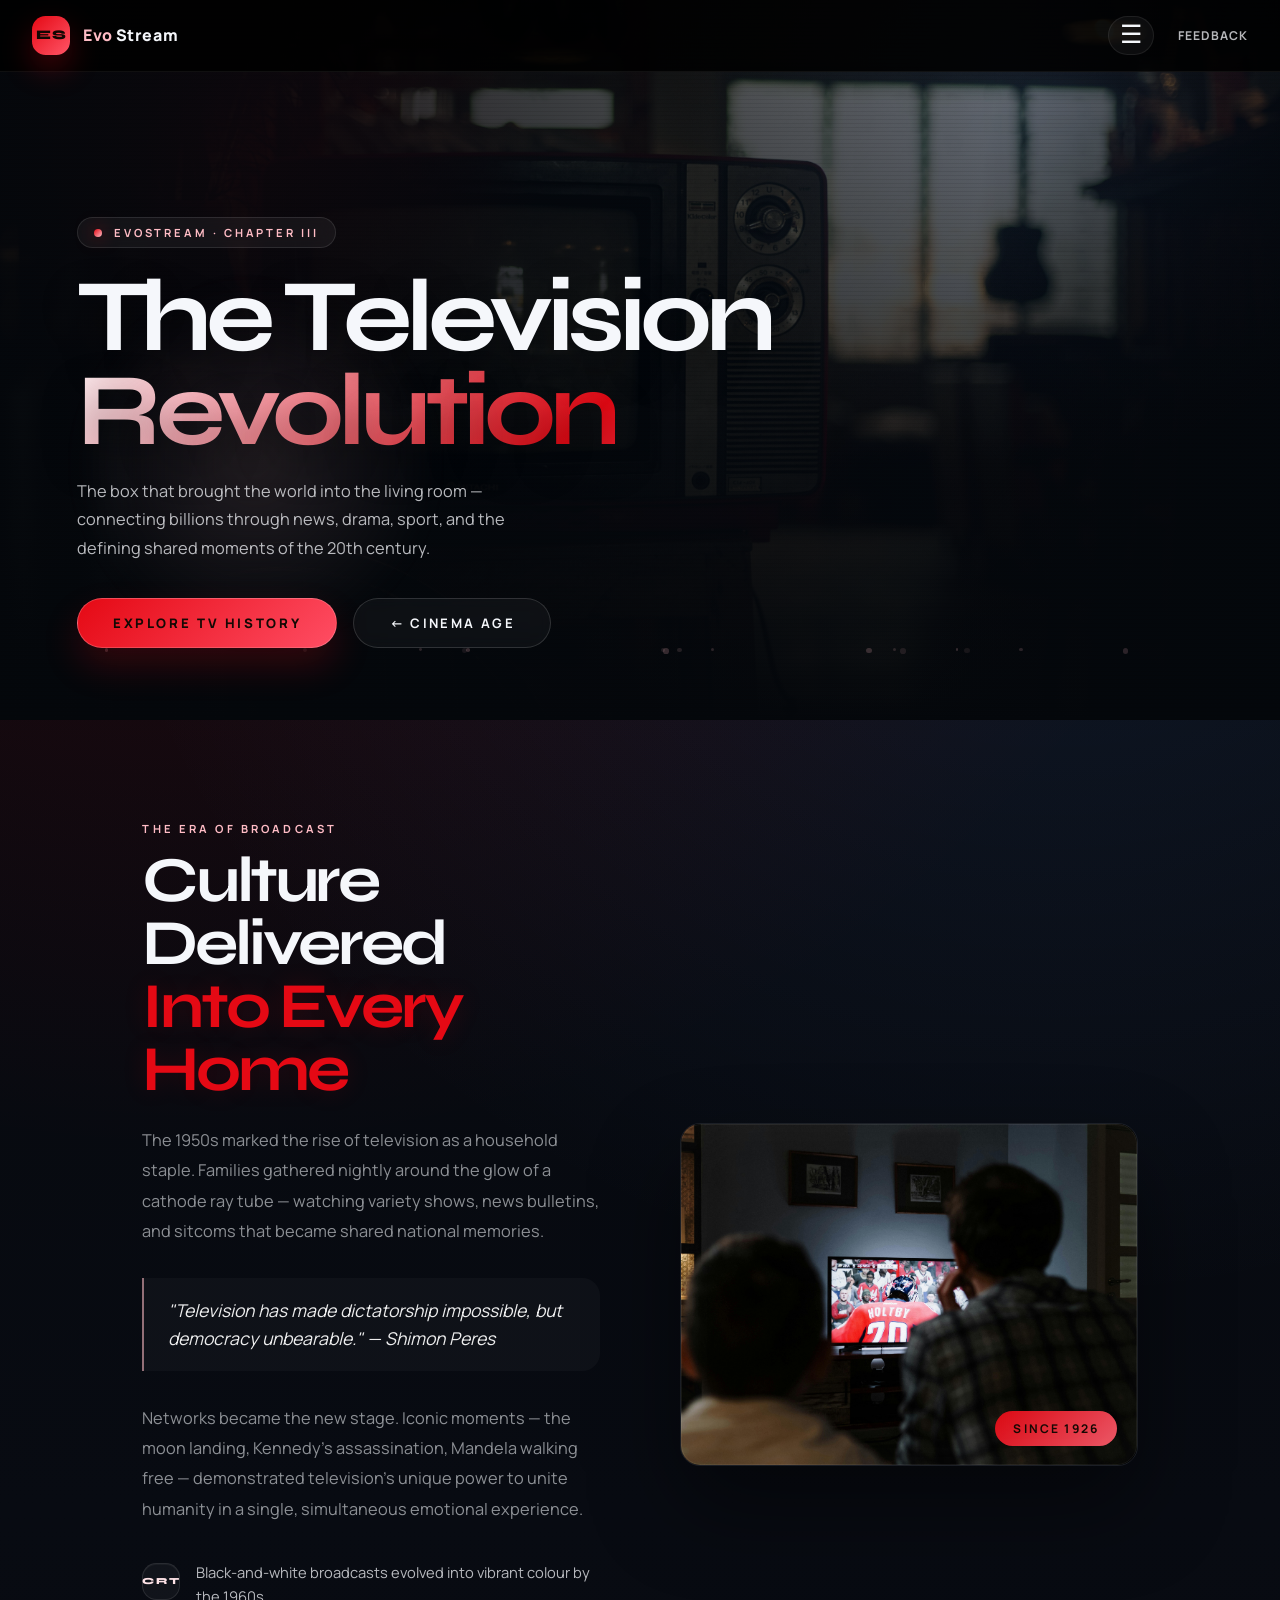
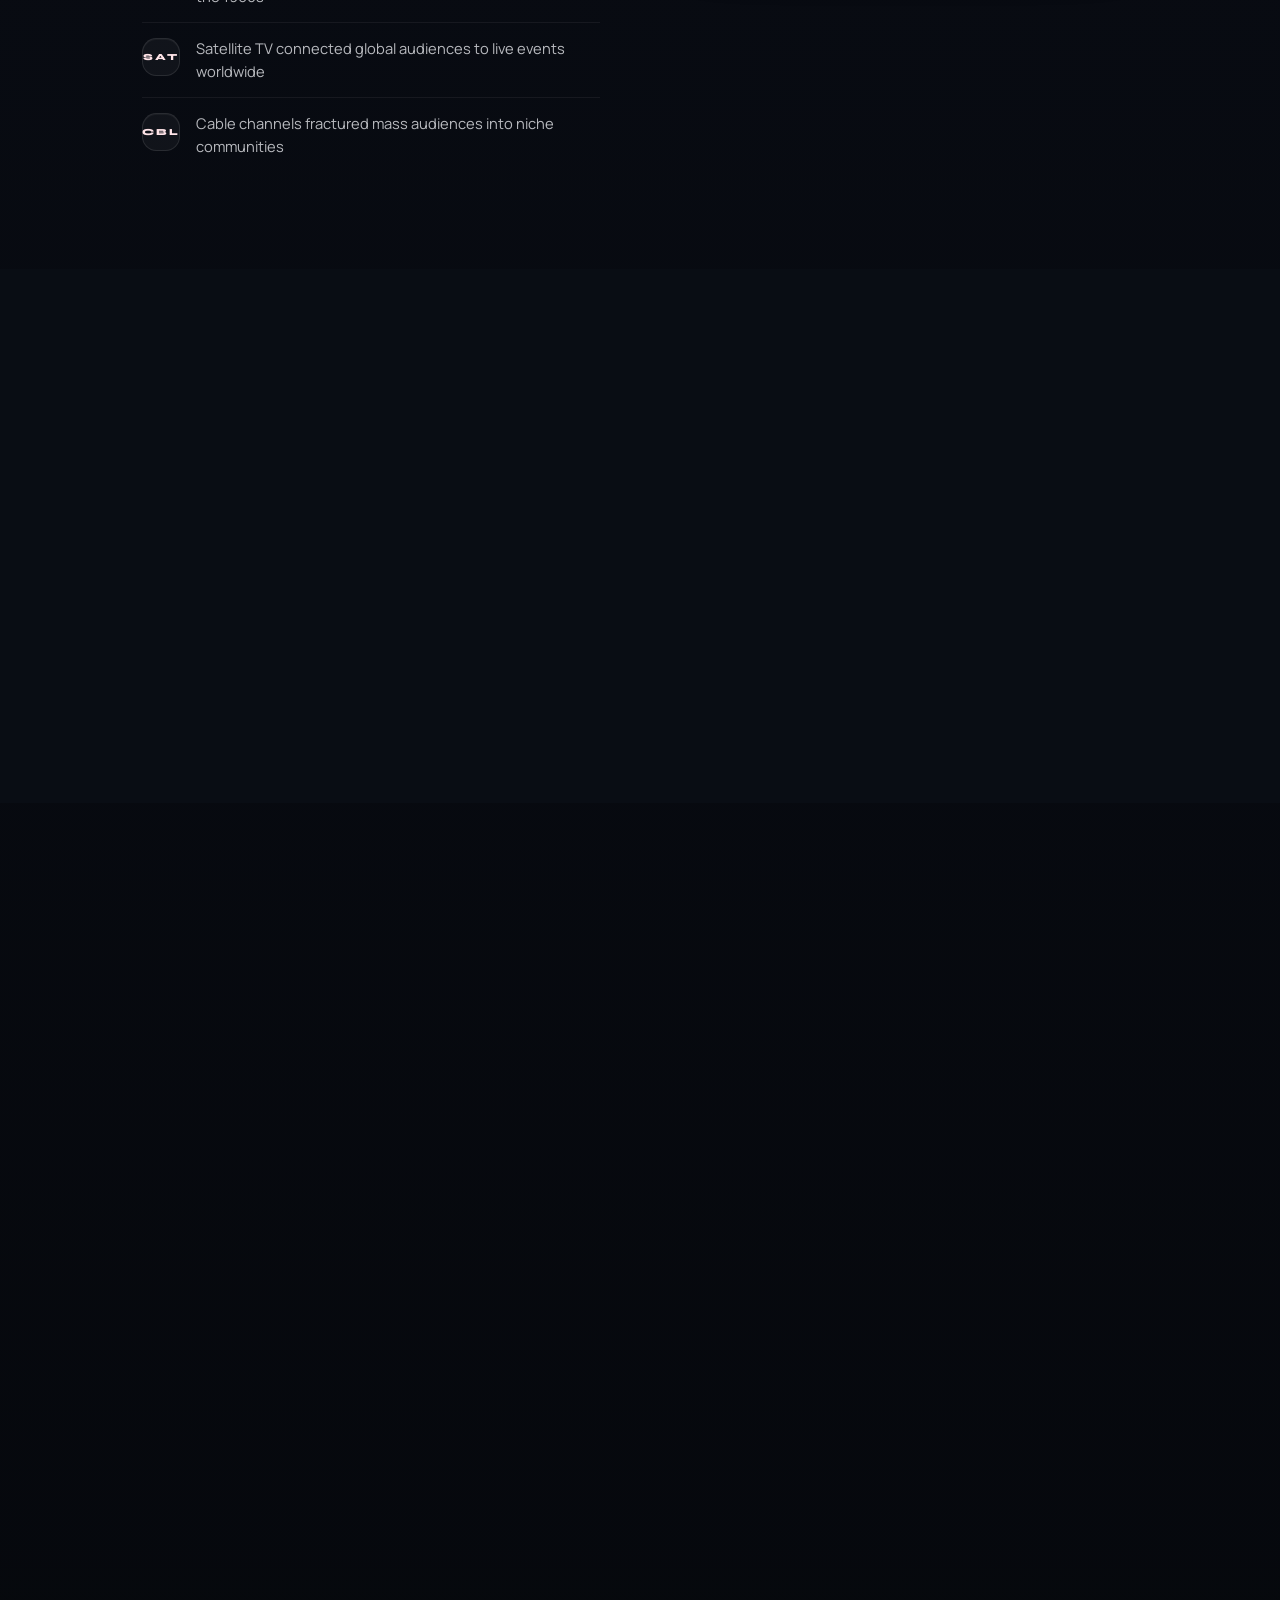
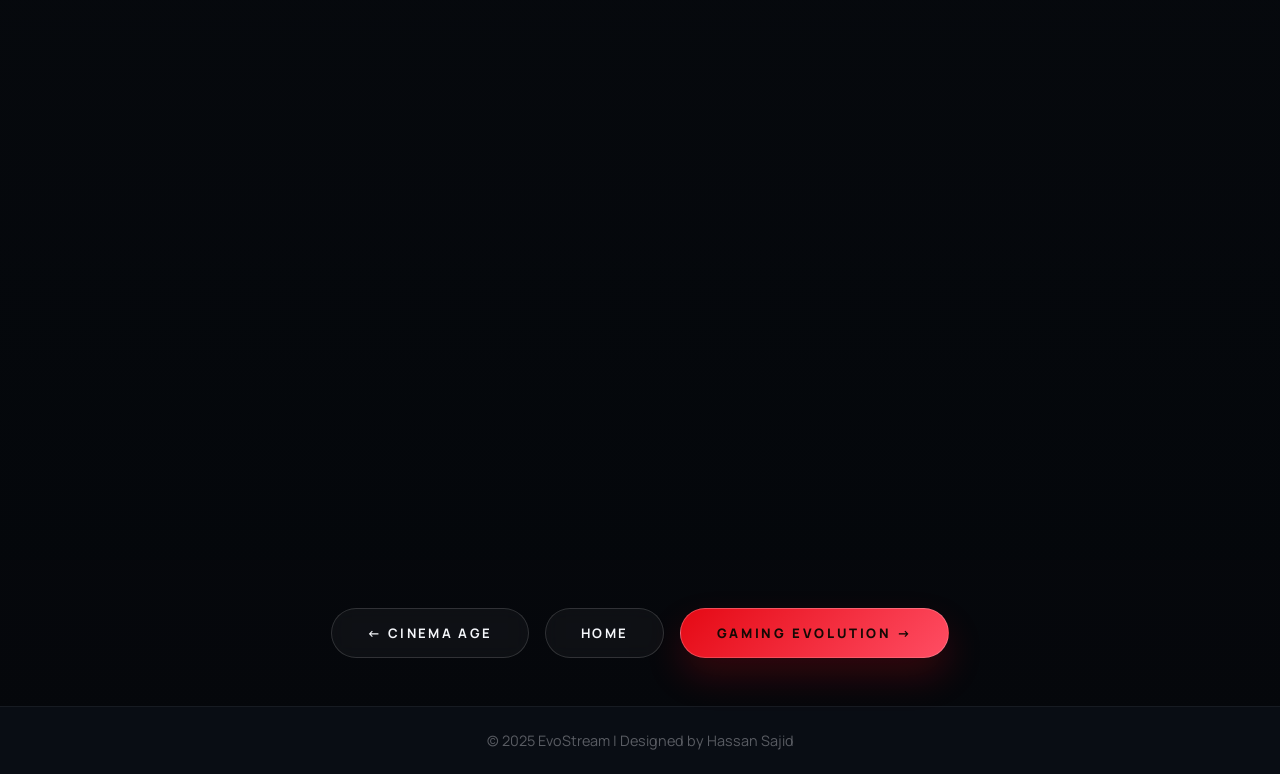
<file: television-revolution.html>
<!DOCTYPE html>
<html lang="en">
<head>
  <meta charset="UTF-8">
  <meta name="viewport" content="width=device-width, initial-scale=1.0">
  <title>The Television Revolution | EvoStream</title>
  <link rel="stylesheet" href="style.css">
  <script src="site.js" defer></script>
  <style>
    /* CRT scan lines over the hero */
    .scanlines {
      position: absolute;
      inset: 0;
      background: repeating-linear-gradient(
        to bottom,
        transparent 0px,
        transparent 3px,
        rgba(0,0,0,0.08) 3px,
        rgba(0,0,0,0.08) 4px
      );
      pointer-events: none;
      z-index: 1;
    }

    /* Decade showcase (replaces boring table) */
    .decade-grid {
      display: grid;
      grid-template-columns: repeat(4, 1fr);
      gap: 1.5rem;
      max-width: 1100px;
      margin: 3rem auto 0;
    }
    .decade-card {
      background: rgba(255,255,255,0.025);
      border: 1px solid rgba(255,255,255,0.07);
      border-radius: 14px;
      padding: 1.8rem 1.5rem;
      text-align: center;
      transition: all 0.3s ease;
    }
    .decade-card:hover {
      background: rgba(229,9,20,0.06);
      border-color: rgba(229,9,20,0.3);
      transform: translateY(-4px);
    }
    .decade-year {
      font-family: 'Syne', sans-serif;
      font-size: 2.5rem;
      color: var(--red);
      display: block;
      line-height: 1;
      margin-bottom: 0.5rem;
    }
    .decade-show {
      font-size: 1rem;
      font-weight: 700;
      color: #fff;
      margin-bottom: 0.4rem;
    }
    .decade-note {
      font-size: 0.8rem;
      color: #666;
      line-height: 1.4;
    }

    @media (max-width: 960px) {
      .decade-grid { grid-template-columns: repeat(2, 1fr); }
    }
    @media (max-width: 640px) {
      .decade-grid { grid-template-columns: 1fr; }
    }
  </style>
</head>
<body>

  <header class="main-header">
    <div class="logo"><a href="index.html"><span class="brand-mark" aria-hidden="true">ES</span><span class="brand-name"><span>Evo</span>Stream</span></a></div>
    <nav class="nav-menu">
      <div class="menu-group">
        <button class="menu-icon" type="button" aria-expanded="false" aria-label="Toggle site navigation" aria-controls="site-nav">&#9776;</button>
        <ul class="dropdown" id="site-nav">
          <li><a href="early-entertainment.html">Early Entertainment</a></li>
          <li><a href="cinema-age.html">Cinema Age</a></li>
          <li><a href="television-revolution.html">Television Revolution</a></li>
          <li><a href="gaming-evolution.html">Gaming Evolution</a></li>
          <li><a href="digital-era.html">Digital Era</a></li>
          <li><a href="music-and-tech.html">Music &amp; Technology</a></li>
          <li><a href="future-of-entertainment.html">Future of Entertainment</a></li>
          <li><a href="citations.html">Citations</a></li>
        </ul>
      </div>
      <a href="feedback.html" class="nav-feedback">Feedback</a>
    </nav>
  </header>


  <!-- HERO -->
  <section class="page-hero">
    <div class="hero-bg" style="background-image: url('images/tv.jpg');"></div>
    <div class="hero-overlay"></div>
    <div class="scanlines"></div>
    <div id="heroParticles"></div>

    <div class="hero-content-wrap">
      <span class="hero-eyebrow">EvoStream · Chapter III</span>
      <h1 class="hero-title">
        The Television
        <span class="red-line">Revolution</span>
      </h1>
      <p class="hero-sub">The box that brought the world into the living room — connecting billions through news, drama, sport, and the defining shared moments of the 20th century.</p>
      <div class="hero-ctas">
        <a href="#intro" class="btn-red">Explore TV History</a>
        <a href="cinema-age.html" class="btn-outline">← Cinema Age</a>
      </div>
    </div>
  </section>


  <main>

    <!-- INTRO -->
    <section class="two-col" id="intro">
      <div class="body-text reveal">
        <span class="section-label">The Era of Broadcast</span>
        <h2 class="display-heading">Culture Delivered<br><span class="glow-red">Into Every Home</span></h2>
        <p>The 1950s marked the rise of television as a household staple. Families gathered nightly around the glow of a cathode ray tube — watching variety shows, news bulletins, and sitcoms that became shared national memories.</p>
        <div class="pull-quote">
          <p>"Television has made dictatorship impossible, but democracy unbearable." — Shimon Peres</p>
        </div>
        <p>Networks became the new stage. Iconic moments — the moon landing, Kennedy's assassination, Mandela walking free — demonstrated television's unique power to unite humanity in a single, simultaneous emotional experience.</p>
        <ul class="feat-list">
          <li><span class="feat-icon">CRT</span> Black-and-white broadcasts evolved into vibrant colour by the 1960s</li>
          <li><span class="feat-icon">SAT</span> Satellite TV connected global audiences to live events worldwide</li>
          <li><span class="feat-icon">CBL</span> Cable channels fractured mass audiences into niche communities</li>
        </ul>
      </div>
      <div class="intro-visual reveal">
        <img src="images/family-tv.jpg" alt="Family watching television">
        <span class="intro-badge">Since 1926</span>
      </div>
    </section>


    <!-- DECADE SHOWCASE -->
    <section class="s-dark">
      <div class="section-center reveal">
        <span class="section-label">By Decade</span>
        <h2 class="display-heading">Defining Shows of <span class="glow-red">Every Era</span></h2>
      </div>
      <div class="decade-grid">
        <div class="decade-card reveal">
          <span class="decade-year">1950s</span>
          <p class="decade-show">I Love Lucy</p>
          <p class="decade-note">The sitcom format was born — 60 million viewers tuned in each week.</p>
        </div>
        <div class="decade-card reveal">
          <span class="decade-year">1970s</span>
          <p class="decade-show">All in the Family</p>
          <p class="decade-note">Television tackled race, class, and politics for the first time.</p>
        </div>
        <div class="decade-card reveal">
          <span class="decade-year">1990s</span>
          <p class="decade-show">Friends</p>
          <p class="decade-note">Must-see TV reached peak cultural saturation — 52M viewers for the finale.</p>
        </div>
        <div class="decade-card reveal">
          <span class="decade-year">2010s</span>
          <p class="decade-show">Streaming Series</p>
          <p class="decade-note">Netflix, HBO, and Amazon redefined TV as prestige cinema — no broadcast needed.</p>
        </div>
      </div>
    </section>


    <!-- CARDS -->
    <section class="s-pad">
      <div class="section-center reveal">
        <span class="section-label">Deep Dives</span>
        <h2 class="display-heading">Explore the <span class="glow-red">TV Revolution</span></h2>
      </div>
      <div class="cards-grid-3">

        <div class="pg-card reveal" style="height:420px;">
          <img src="images/vintage-tv.jpg" alt="Vintage television">
          <div class="card-grad"></div>
          <div class="card-body">
            <span class="card-icon">CRT</span>
            <h3>Birth of British Television</h3>
            <p>How television first took off in the UK — from mechanical Baird systems to the dawn of electronic broadcasting.</p>
            <a href="https://blog.scienceandmediamuseum.org.uk/history-of-british-television-timeline/" target="_blank" class="card-cta">Explore →</a>
          </div>
        </div>

        <div class="pg-card reveal" style="height:420px;">
          <img src="images/family-tv.jpg" alt="Family watching TV in colour">
          <div class="card-grad"></div>
          <div class="card-body">
            <span class="card-icon">COL</span>
            <h3>The Colour Revolution</h3>
            <p>How colour broadcasting reshaped entertainment — turning simple shows into vivid shared experiences that defined a generation.</p>
            <a href="https://www.scienceandmediamuseum.org.uk/objects-and-stories/history-colour-tv-uk" target="_blank" class="card-cta">Explore →</a>
          </div>
        </div>

        <div class="pg-card reveal" style="height:420px;">
          <img src="images/tv-global.jpg" alt="Television and society">
          <div class="card-grad"></div>
          <div class="card-body">
            <span class="card-icon">GLB</span>
            <h3>Television and Society</h3>
            <p>How the spread of TV shaped culture, politics, and family life across the globe through shared visual storytelling.</p>
            <a href="https://www.britannica.com/topic/television-technology/The-impact-of-television-on-society" target="_blank" class="card-cta">Explore →</a>
          </div>
        </div>

      </div>
    </section>


    <!-- QUOTE -->
    <section class="quote-section" style="background-image: url('images/tv.jpg');">
      <div class="quote-inner reveal">
        <span class="big-q">"</span>
        <p class="quote-text">Television is the menace that everyone loves to hate but can't seem to live without.</p>
        <span class="quote-attr">— Paddy Chayefsky</span>
      </div>
    </section>


    <!-- PAGE NAV -->
    <div class="pg-end-nav">
      <a href="cinema-age.html" class="btn-outline">← Cinema Age</a>
      <a href="index.html" class="btn-outline">Home</a>
      <a href="gaming-evolution.html" class="btn-red">Gaming Evolution →</a>
    </div>

  </main>


  <footer>
    <p>&copy; 2025 EvoStream | Designed by Hassan Sajid</p>
  </footer>


  <script>
    // Particles
    const hp = document.getElementById('heroParticles');
    for (let i = 0; i < 16; i++) {
      const p = document.createElement('div');
      p.className = 'hero-particle';
      const s = Math.random() * 4 + 2;
      p.style.cssText = `position:absolute;width:${s}px;height:${s}px;left:${Math.random()*100}%;--dur:${Math.random()*9+6}s;--dl:-${Math.random()*18}s;opacity:${Math.random()*0.35+0.15}`;
      hp.appendChild(p);
    }

    // Reveal
    const obs = new IntersectionObserver(entries => {
      entries.forEach(e => { if (e.isIntersecting) { e.target.classList.add('in-view'); obs.unobserve(e.target); } });
    }, { threshold: 0.12 });
    document.querySelectorAll('.reveal').forEach(el => obs.observe(el));
    document.querySelectorAll('.decade-card.reveal').forEach((el, i) => { el.style.transitionDelay = (i * 0.1) + 's'; });
    document.querySelectorAll('.cards-grid-3 .reveal').forEach((el, i) => { el.style.transitionDelay = (i * 0.15) + 's'; });

    const hdr = document.querySelector('.main-header');
    window.addEventListener('scroll', () => {
      const s = window.scrollY > 40;
      hdr.style.background = s ? 'rgba(0,0,0,0.95)' : 'rgba(0,0,0,0.85)';
      hdr.style.backdropFilter = s ? 'blur(14px)' : 'none';
    }, { passive: true });

    document.querySelectorAll('a[href^="#"]').forEach(a => {
      a.addEventListener('click', e => {
        const t = document.querySelector(a.getAttribute('href'));
        if (t) { e.preventDefault(); t.scrollIntoView({ behavior: 'smooth' }); }
      });
    });
  </script>

</body>
</html>
</file>
<file: style.css>
@import url('https://fonts.googleapis.com/css2?family=Manrope:wght@400;500;600;700;800&family=Syne:wght@600;700;800&display=swap');

:root {
  --red: #e50914;
  --gold: #ffbcc5;
  --bg: #05070b;
  --bg2: #090d14;
  --bg3: #101721;
  --panel: rgba(13, 18, 27, 0.72);
  --panel-strong: rgba(9, 12, 18, 0.88);
  --border: rgba(255,255,255,0.08);
  --line: rgba(255,255,255,0.06);
  --text: #f5f7fb;
  --muted: rgba(245,247,251,0.74);
  --muted-soft: rgba(245,247,251,0.56);
}

* { margin: 0; padding: 0; box-sizing: border-box; }

html { scroll-behavior: smooth; }

body {
  background:
    radial-gradient(circle at 15% 0%, rgba(229,9,20,0.18), transparent 28%),
    radial-gradient(circle at 82% 8%, rgba(94,155,255,0.12), transparent 26%),
    linear-gradient(180deg, #05070b 0%, #080b12 38%, #05070b 100%);
  color: var(--text);
  font-family: 'Manrope', 'Segoe UI', sans-serif;
  overflow-x: hidden;
}

img { max-width: 100%; }

button,
input,
textarea,
select {
  font: inherit;
}

/* ─── HEADER / NAV ─────────────────────────── */
.main-header {
  display: flex;
  justify-content: space-between;
  align-items: center;
  background: rgba(4,7,11,0.56);
  border-bottom: 1px solid var(--line);
  padding: 1rem 2rem;
  position: fixed;
  top: 0; left: 0; right: 0;
  z-index: 100;
  backdrop-filter: blur(18px);
  transition: background 0.3s, backdrop-filter 0.3s, border-color 0.3s;
}

.logo a {
  color: var(--text);
  text-decoration: none;
  font-weight: 800;
  font-size: 0.96rem;
  letter-spacing: 0.12em;
  text-transform: uppercase;
  display: inline-flex;
  align-items: center;
  gap: 0.8rem;
}

.brand-mark {
  width: 2.4rem;
  height: 2.4rem;
  border-radius: 0.85rem;
  background: linear-gradient(135deg, var(--red), #ff5567);
  color: #120703;
  display: inline-flex;
  align-items: center;
  justify-content: center;
  font-family: 'Syne', sans-serif;
  font-size: 0.82rem;
  font-weight: 800;
  letter-spacing: 0.08em;
  box-shadow: 0 14px 30px rgba(229,9,20,0.28);
  transition: transform 0.3s, box-shadow 0.3s;
}

.brand-name {
  display: inline-flex;
  align-items: baseline;
  gap: 0.15rem;
  font-size: 1rem;
  font-weight: 800;
  letter-spacing: 0.04em;
  text-transform: none;
}

.brand-name span { color: var(--gold); }

.logo a:hover .brand-mark {
  transform: translateY(-2px);
  box-shadow: 0 20px 38px rgba(229,9,20,0.34);
}

.nav-menu {
  display: flex;
  align-items: center;
  gap: 1.5rem;
  position: relative;
}

.menu-group {
  position: relative;
  display: inline-block;
}

.menu-icon {
  appearance: none;
  font-size: 1.55rem;
  color: var(--text);
  cursor: pointer;
  user-select: none;
  padding: 0.3rem 0.7rem 0.45rem;
  border-radius: 999px;
  border: 1px solid rgba(255,255,255,0.08);
  background: rgba(255,255,255,0.04);
  display: inline-flex;
  align-items: center;
  justify-content: center;
  font-family: inherit;
  line-height: 1;
  transition: background 0.3s, border-color 0.3s, transform 0.3s;
}
.menu-icon:hover {
  background: rgba(229,9,20,0.14);
  border-color: rgba(255,188,197,0.28);
  transform: translateY(-1px);
}
.menu-icon:focus-visible,
.menu-group.is-open .menu-icon {
  outline: none;
  background: rgba(229,9,20,0.14);
  border-color: rgba(255,188,197,0.28);
  box-shadow: 0 0 0 3px rgba(229,9,20,0.16);
}

.dropdown {
  position: absolute;
  top: 45px; right: 0;
  background: rgba(8,12,18,0.96);
  list-style: none;
  border: 1px solid rgba(255,255,255,0.08);
  border-radius: 14px;
  padding: 0.5rem 0;
  display: none;
  flex-direction: column;
  min-width: 260px;
  max-width: min(320px, calc(100vw - 1rem));
  box-shadow: 0 24px 60px rgba(0,0,0,0.38);
  z-index: 999;
  opacity: 0;
  backdrop-filter: blur(20px);
  transition: opacity 0.3s ease-in-out;
}
.menu-group:hover .dropdown,
.menu-group.is-open .dropdown {
  display: flex;
  opacity: 1;
  animation: fadeIn 0.3s ease-in-out;
}

.dropdown a {
  display: block;
  padding: 0.8rem 1rem;
  color: var(--muted);
  text-decoration: none;
  white-space: normal;
  transition: background 0.3s, color 0.3s;
}
.dropdown a:hover {
  background: rgba(229,9,20,0.14);
  color: var(--text);
}
.dropdown a:focus-visible {
  outline: none;
  background: rgba(229,9,20,0.14);
  color: var(--text);
}

.nav-feedback {
  color: var(--muted);
  text-decoration: none;
  font-weight: 700;
  letter-spacing: 0.08em;
  text-transform: uppercase;
  font-size: 0.76rem;
  transition: color 0.3s;
}
.nav-feedback:hover { color: var(--gold); }

/* ─── BUTTONS ───────────────────────────────── */
.btn-red {
  background: linear-gradient(135deg, var(--red), #ff4d63);
  color: #140904;
  padding: 0.95rem 2.2rem;
  border-radius: 999px;
  text-decoration: none;
  font-weight: 800;
  font-size: 0.82rem;
  letter-spacing: 0.2em;
  text-transform: uppercase;
  transition: all 0.3s;
  border: 1px solid rgba(255,188,197,0.3);
  display: inline-block;
  box-shadow: 0 18px 36px rgba(229,9,20,0.2);
}
.btn-red:hover {
  transform: translateY(-2px);
  color: #fff8ef;
  background: rgba(255,255,255,0.04);
  border-color: rgba(255,188,197,0.44);
  box-shadow: 0 20px 40px rgba(0,0,0,0.3);
}

.btn-outline {
  background: rgba(255,255,255,0.04);
  color: var(--text);
  padding: 0.95rem 2.2rem;
  border-radius: 999px;
  text-decoration: none;
  font-weight: 700;
  font-size: 0.82rem;
  letter-spacing: 0.18em;
  text-transform: uppercase;
  border: 1px solid rgba(255,255,255,0.14);
  transition: all 0.3s;
  display: inline-block;
  backdrop-filter: blur(8px);
}
.btn-outline:hover {
  transform: translateY(-2px);
  border-color: rgba(255,188,197,0.34);
  color: var(--gold);
  background: rgba(255,255,255,0.08);
}

/* Legacy .btn (feedback form submit) */
.btn {
  background: linear-gradient(135deg, var(--red), #ff4d63);
  color: #140904;
  padding: 0.9rem 2rem;
  border-radius: 999px;
  text-decoration: none;
  font-weight: 800;
  border: none;
  cursor: pointer;
  display: inline-block;
  transition: transform 0.3s, box-shadow 0.3s;
  font-size: 0.85rem;
  letter-spacing: 0.16em;
  text-transform: uppercase;
}
.btn:hover {
  transform: translateY(-2px);
  box-shadow: 0 20px 40px rgba(229,9,20,0.24);
}

/* ─── HERO ──────────────────────────────────── */
.page-hero {
  position: relative;
  min-height: 720px;
  overflow: hidden;
  display: flex;
  align-items: flex-end;
  justify-content: flex-start;
  padding: 8rem 6% 4.5rem;
}

.page-hero::before {
  content: '';
  position: absolute;
  inset: 0;
  background:
    radial-gradient(circle at 18% 22%, rgba(229,9,20,0.2), transparent 26%),
    radial-gradient(circle at 82% 14%, rgba(94,155,255,0.14), transparent 30%);
  z-index: 1;
}

.page-hero::after {
  content: '';
  position: absolute;
  inset: auto auto 4rem 4rem;
  width: min(24rem, 32vw);
  height: min(24rem, 32vw);
  background: radial-gradient(circle, rgba(255,188,197,0.12) 0%, transparent 68%);
  filter: blur(12px);
  z-index: 1;
  pointer-events: none;
}

.hero-bg {
  position: absolute;
  inset: 0;
  background-size: cover;
  background-position: center;
  transform: scale(1.04);
  filter: saturate(1.08) contrast(1.04) brightness(0.62);
}

.hero-overlay {
  position: absolute;
  inset: 0;
  z-index: 1;
  background:
    linear-gradient(100deg, rgba(4,7,11,0.9) 0%, rgba(4,7,11,0.56) 40%, rgba(4,7,11,0.2) 72%, rgba(4,7,11,0.72) 100%),
    linear-gradient(180deg, rgba(4,7,11,0.1) 0%, rgba(4,7,11,0.7) 72%, #04070b 100%);
}

.hero-content-wrap {
  position: relative;
  z-index: 2;
  text-align: left;
  padding: 0;
  max-width: 760px;
  background: none;
  border: none;
  border-radius: 0;
  box-shadow: none;
  backdrop-filter: none;
}

.hero-eyebrow {
  display: inline-flex;
  align-items: center;
  gap: 0.75rem;
  font-size: 0.7rem;
  font-weight: 700;
  letter-spacing: 0.26em;
  text-transform: uppercase;
  color: var(--gold);
  border: 1px solid rgba(255,255,255,0.1);
  padding: 0.45rem 1rem;
  border-radius: 999px;
  margin-bottom: 1.35rem;
  background: rgba(255,255,255,0.05);
  backdrop-filter: blur(10px);
}

.hero-eyebrow::before {
  content: '';
  width: 8px; height: 8px;
  border-radius: 50%;
  background: linear-gradient(135deg, var(--red), var(--gold));
  box-shadow: 0 0 18px rgba(229,9,20,0.65);
  animation: blink 2s ease-in-out infinite;
}

.hero-title {
  font-family: 'Syne', sans-serif;
  font-size: clamp(3.4rem, 8vw, 7rem);
  line-height: 0.92;
  color: var(--text);
  letter-spacing: -0.06em;
  text-shadow: 0 18px 40px rgba(0,0,0,0.35);
  margin-bottom: 1.15rem;
}

.hero-title .red-line {
  color: transparent;
  display: block;
  background: linear-gradient(135deg, #fff1f3 0%, var(--gold) 18%, var(--red) 72%, #ff4d63 100%);
  -webkit-background-clip: text;
  background-clip: text;
}

.hero-sub {
  font-size: 1.02rem;
  color: var(--muted);
  font-weight: 400;
  line-height: 1.75;
  max-width: 44ch;
  margin: 0 0 2.2rem;
}

.hero-ctas {
  display: flex;
  gap: 1rem;
  justify-content: flex-start;
  flex-wrap: wrap;
}

/* ─── SECTION ATOMS ─────────────────────────── */
.section-label {
  display: inline-block;
  font-size: 0.7rem;
  font-weight: 700;
  letter-spacing: 0.28em;
  text-transform: uppercase;
  color: var(--gold);
  margin-bottom: 0.9rem;
}

.display-heading {
  font-family: 'Syne', sans-serif;
  font-size: clamp(2.35rem, 5vw, 4.5rem);
  color: var(--text);
  line-height: 0.98;
  letter-spacing: -0.05em;
}

.glow-red {
  color: var(--red);
  text-shadow: 0 0 24px rgba(229,9,20,0.16);
}
.section-center { text-align: center; margin-bottom: 3.5rem; }

/* ─── SCROLL REVEAL ─────────────────────────── */
.reveal {
  opacity: 0;
  transform: translateY(36px);
  transition: opacity 0.75s ease, transform 0.75s ease;
}
.reveal.in-view {
  opacity: 1;
  transform: translateY(0);
}

/* ─── INTRO VISUAL ──────────────────────────── */
.intro-visual {
  position: relative;
  border-radius: 20px;
  overflow: hidden;
  aspect-ratio: 4/3;
  border: 1px solid rgba(255,255,255,0.08);
  box-shadow: 0 40px 90px rgba(0,0,0,0.45);
}
.intro-visual img {
  width: 100%; height: 100%;
  object-fit: cover;
  display: block;
}
.intro-visual::after {
  content: '';
  position: absolute;
  inset: 0;
  border: 1px solid rgba(255,255,255,0.08);
  border-radius: 20px;
  box-shadow: inset 0 0 60px rgba(255,255,255,0.04);
  pointer-events: none;
}
.intro-badge {
  position: absolute;
  bottom: 1.2rem; right: 1.2rem;
  background: linear-gradient(135deg, rgba(229,9,20,0.95), rgba(255,92,109,0.92));
  color: #160803;
  padding: 0.55rem 1.15rem;
  border-radius: 999px;
  font-weight: 700;
  font-size: 0.75rem;
  letter-spacing: 0.18em;
  text-transform: uppercase;
  backdrop-filter: blur(10px);
}

/* ─── PAGE CARDS ─────────────────────────────── */
.pg-card {
  position: relative;
  border-radius: 18px;
  overflow: hidden;
  cursor: pointer;
  border: 1px solid rgba(255,255,255,0.08);
  background: var(--panel);
  transition: transform 0.45s cubic-bezier(0.175,0.885,0.32,1.275),
              box-shadow 0.45s ease;
}
.pg-card:hover {
  transform: translateY(-10px) scale(1.02);
  box-shadow: 0 35px 70px rgba(0,0,0,0.34), 0 0 0 1px rgba(229,9,20,0.18);
}
.pg-card img {
  width: 100%; height: 100%;
  object-fit: cover;
  display: block;
  transition: transform 0.65s ease;
}
.pg-card:hover img { transform: scale(1.1); }

.card-grad {
  position: absolute;
  inset: 0;
  background: linear-gradient(to top,
    rgba(0,0,0,0.96) 0%,
    rgba(0,0,0,0.45) 50%,
    rgba(0,0,0,0.05) 100%
  );
}

.card-body {
  position: absolute;
  bottom: 0; left: 0; right: 0;
  padding: 2rem 1.8rem;
  transform: translateY(14px);
  transition: transform 0.4s ease;
}
.pg-card:hover .card-body { transform: translateY(0); }

.card-icon,
.platform-icon,
.innov-icon {
  display: inline-flex;
  align-items: center;
  justify-content: center;
  padding: 0.45rem 0.8rem;
  border-radius: 999px;
  margin-bottom: 0.85rem;
  background: linear-gradient(135deg, rgba(229,9,20,0.18), rgba(255,188,197,0.12));
  border: 1px solid rgba(255,188,197,0.28);
  color: #ffe4e8;
  font-family: 'Syne', sans-serif;
  font-size: 0.66rem;
  font-weight: 800;
  letter-spacing: 0.26em;
  text-transform: uppercase;
  box-shadow: inset 0 1px 0 rgba(255,255,255,0.06);
}

.card-body h3 {
  font-size: 1.4rem;
  font-weight: 700;
  color: var(--text);
  margin-bottom: 0.6rem;
  line-height: 1.25;
}

.card-body p {
  font-size: 0.88rem;
  color: var(--muted);
  line-height: 1.6;
  margin-bottom: 1.2rem;
  opacity: 0;
  transition: opacity 0.4s ease 0.08s;
}
.pg-card:hover .card-body p { opacity: 1; }

.card-cta {
  display: inline-flex;
  align-items: center;
  gap: 0.4rem;
  color: var(--gold);
  text-decoration: none;
  font-size: 0.78rem;
  font-weight: 700;
  letter-spacing: 0.18em;
  text-transform: uppercase;
  opacity: 0;
  transition: opacity 0.4s ease 0.12s, gap 0.3s ease;
}
.pg-card:hover .card-cta { opacity: 1; }
.card-cta:hover { gap: 0.8rem; }

.cards-grid-3 {
  display: grid;
  grid-template-columns: repeat(3, 1fr);
  gap: 1.5rem;
  max-width: 1200px;
  margin: 0 auto;
}

.cards-grid-2 {
  display: grid;
  grid-template-columns: repeat(2, 1fr);
  gap: 1.5rem;
  max-width: 900px;
  margin: 0 auto;
}

/* ─── TIMELINE ───────────────────────────────── */
.pg-timeline {
  position: relative;
  max-width: 880px;
  margin: 0 auto;
}
.pg-timeline::before {
  content: '';
  position: absolute;
  left: 50%; top: 0; bottom: 0;
  width: 1px;
  background: linear-gradient(to bottom,
    transparent,
    rgba(255,188,197,0.6) 10%,
    rgba(229,9,20,0.7) 90%,
    transparent
  );
  transform: translateX(-50%);
}

.tl-item {
  display: grid;
  grid-template-columns: 1fr 64px 1fr;
  gap: 1.2rem;
  margin-bottom: 3.5rem;
}
.tl-left  { text-align: right; }
.tl-right { text-align: left; }

.tl-center {
  display: flex;
  flex-direction: column;
  align-items: center;
  gap: 0.5rem;
}

.tl-dot {
  width: 64px; height: 64px;
  border-radius: 20px;
  background: linear-gradient(180deg, rgba(17,23,34,0.95), rgba(7,10,15,0.92));
  border: 1px solid rgba(255,188,197,0.28);
  display: flex;
  align-items: center;
  justify-content: center;
  color: #ffe4e8;
  font-family: 'Syne', sans-serif;
  font-size: 0.55rem;
  font-weight: 800;
  letter-spacing: 0.3em;
  text-transform: uppercase;
  box-shadow: 0 18px 40px rgba(0,0,0,0.35);
  flex-shrink: 0;
  transition: box-shadow 0.3s, transform 0.3s;
}
.tl-item:hover .tl-dot {
  transform: translateY(-2px);
  box-shadow: 0 22px 48px rgba(0,0,0,0.42), 0 0 0 1px rgba(229,9,20,0.2);
}

.tl-year {
  font-size: 0.7rem;
  color: var(--gold);
  font-weight: 700;
  letter-spacing: 0.14em;
  white-space: nowrap;
}

.tl-card {
  background: linear-gradient(180deg, rgba(15,20,30,0.82), rgba(8,10,15,0.9));
  border: 1px solid rgba(255,255,255,0.08);
  border-radius: 20px;
  padding: 1.5rem;
  box-shadow: 0 20px 40px rgba(0,0,0,0.18);
  transition: all 0.35s ease;
}
.tl-card:hover {
  background: linear-gradient(180deg, rgba(19,25,36,0.92), rgba(9,11,17,0.95));
  border-color: rgba(229,9,20,0.22);
  transform: translateY(-3px);
}
.tl-tag {
  display: inline-block;
  font-size: 0.67rem;
  padding: 0.22rem 0.75rem;
  background: rgba(229,9,20,0.12);
  color: var(--gold);
  border-radius: 999px;
  margin-bottom: 0.75rem;
  font-weight: 700;
  letter-spacing: 0.18em;
  text-transform: uppercase;
}
.tl-card h3 {
  font-size: 1.1rem;
  font-weight: 700;
  color: var(--text);
  margin-bottom: 0.6rem;
  line-height: 1.3;
}
.tl-card p {
  font-size: 0.875rem;
  color: var(--muted-soft);
  line-height: 1.7;
}

/* ─── STATS BAND ─────────────────────────────── */
.stats-band {
  padding: 5rem 5%;
  background: linear-gradient(135deg, #bf0a1d 0%, #7a0717 48%, #f13d52 100%);
  border-top: 1px solid rgba(255,255,255,0.06);
  border-bottom: 1px solid rgba(255,255,255,0.06);
}
.stats-grid-4 {
  display: grid;
  grid-template-columns: repeat(4, 1fr);
  max-width: 1100px;
  margin: 0 auto;
  text-align: center;
}
.stat-box {
  padding: 1rem 2rem;
  border-right: 1px solid rgba(255,255,255,0.2);
}
.stat-box:last-child { border-right: none; }

.stat-num {
  font-family: 'Syne', sans-serif;
  font-size: clamp(2.6rem, 5vw, 4.5rem);
  color: #fff7ee;
  line-height: 0.95;
  display: block;
  letter-spacing: -0.06em;
}
.stat-sfx {
  font-family: 'Syne', sans-serif;
  font-size: clamp(1.8rem, 3vw, 2.8rem);
  color: rgba(255,247,238,0.72);
}
.stat-lbl {
  font-size: 0.78rem;
  color: rgba(255,255,255,0.75);
  margin-top: 0.5rem;
  line-height: 1.4;
  letter-spacing: 0.04em;
}

/* ─── TWO-COL LAYOUT ─────────────────────────── */
.two-col {
  display: grid;
  grid-template-columns: 1fr 1fr;
  gap: 5rem;
  align-items: center;
  max-width: 1200px;
  margin: 0 auto;
  padding: 6rem 8%;
}

/* ─── BODY TEXT ──────────────────────────────── */
.body-text p {
  color: var(--muted-soft);
  font-size: 1.02rem;
  line-height: 1.85;
  margin-top: 1.5rem;
}

.pull-quote {
  border-left: 2px solid rgba(255,188,197,0.55);
  padding: 1.15rem 1.5rem;
  margin: 2rem 0;
  background: rgba(255,255,255,0.03);
  border-radius: 0 18px 18px 0;
}
.pull-quote p {
  font-size: 1.1rem !important;
  color: rgba(255,255,255,0.92) !important;
  font-style: italic;
  margin: 0 !important;
  line-height: 1.6 !important;
}

/* ─── FEATURE LIST ───────────────────────────── */
.feat-list { list-style: none; margin-top: 1.5rem; }
.feat-list li {
  display: flex;
  align-items: flex-start;
  gap: 1rem;
  padding: 0.85rem 0;
  border-bottom: 1px solid rgba(255,255,255,0.06);
  color: var(--muted);
  font-size: 0.92rem;
  line-height: 1.6;
}
.feat-list li:last-child { border-bottom: none; }
.feat-icon {
  width: 2.35rem; height: 2.35rem;
  border-radius: 0.9rem;
  background: rgba(255,255,255,0.04);
  border: 1px solid rgba(255,255,255,0.1);
  display: flex;
  align-items: center;
  justify-content: center;
  font-family: 'Syne', sans-serif;
  font-size: 0.58rem;
  font-weight: 800;
  letter-spacing: 0.2em;
  text-transform: uppercase;
  color: #ffe4e8;
  flex-shrink: 0;
  margin-top: 0.1rem;
  box-shadow: inset 0 1px 0 rgba(255,255,255,0.04);
}

/* ─── QUOTE SECTION ──────────────────────────── */
.quote-section {
  position: relative;
  padding: 9rem 5%;
  text-align: center;
  background-size: cover;
  background-position: center;
  background-attachment: fixed;
}
.quote-section::before {
  content: '';
  position: absolute;
  inset: 0;
  background: linear-gradient(180deg, rgba(6,9,13,0.74), rgba(4,7,11,0.92));
}
.quote-inner {
  position: relative;
  z-index: 1;
  max-width: 860px;
  margin: 0 auto;
}
.big-q {
  font-family: 'Syne', sans-serif;
  font-size: 8rem;
  line-height: 0.4;
  color: var(--gold);
  opacity: 0.35;
  display: block;
  user-select: none;
}
.quote-text {
  font-family: 'Syne', sans-serif;
  font-size: clamp(2rem, 4.4vw, 3.3rem);
  color: var(--text);
  line-height: 1.1;
  margin: 1.5rem 0 2rem;
  letter-spacing: -0.05em;
}
.quote-attr {
  font-size: 0.78rem;
  color: var(--gold);
  font-weight: 700;
  letter-spacing: 0.24em;
  text-transform: uppercase;
}

/* ─── PAGE END NAV ───────────────────────────── */
.pg-end-nav {
  padding: 3rem 5%;
  display: flex;
  justify-content: center;
  gap: 1rem;
  flex-wrap: wrap;
}

/* ─── SECTION PADDING UTILS ──────────────────── */
.s-pad     { padding: 6rem 8%; }
.s-pad-lg  { padding: 7rem 8%; }
.s-dark    { padding: 6rem 8%; background: var(--bg2); }

/* ─── TABLE ─────────────────────────────────── */
table {
  width: 100%;
  border-collapse: collapse;
  margin: 1.5rem 0;
  background: var(--bg3);
  border-radius: 12px;
  overflow: hidden;
}
th {
  background: var(--red);
  color: #fff;
  padding: 1rem 1.5rem;
  text-align: left;
  font-size: 0.82rem;
  font-weight: 700;
  letter-spacing: 1.5px;
  text-transform: uppercase;
}
td {
  padding: 1rem 1.5rem;
  border-bottom: 1px solid rgba(255,255,255,0.05);
  color: #ccc;
  font-size: 0.95rem;
}
tr:last-child td { border-bottom: none; }
tr:hover td { background: rgba(229,9,20,0.05); }

/* ─── FORM ───────────────────────────────────── */
.form-wrap {
  max-width: 600px;
  margin: 0 auto;
  background: linear-gradient(180deg, rgba(16,21,31,0.84), rgba(9,12,18,0.92));
  border: 1px solid var(--border);
  border-radius: 24px;
  padding: 3rem;
  box-shadow: 0 40px 80px rgba(0,0,0,0.42);
}
.form-wrap label {
  display: block;
  margin-bottom: 0.5rem;
  color: var(--muted);
  font-size: 0.82rem;
  font-weight: 600;
  letter-spacing: 0.12em;
  text-transform: uppercase;
}
.form-wrap input,
.form-wrap textarea {
  width: 100%;
  padding: 0.9rem 1.2rem;
  margin-bottom: 1.5rem;
  border: 1px solid rgba(255,255,255,0.1);
  border-radius: 14px;
  background: rgba(255,255,255,0.04);
  color: var(--text);
  font-size: 1rem;
  font-family: 'Manrope', sans-serif;
  transition: border-color 0.3s, box-shadow 0.3s;
}
.form-wrap input:focus,
.form-wrap textarea:focus {
  outline: none;
  border-color: rgba(255,188,197,0.5);
  box-shadow: 0 0 0 4px rgba(229,9,20,0.12);
}
.form-wrap input::placeholder,
.form-wrap textarea::placeholder { color: rgba(245,247,251,0.26); }

/* ─── FOOTER ─────────────────────────────────── */
footer {
  text-align: center;
  padding: 1.5rem;
  background: var(--bg2);
  color: rgba(245,247,251,0.34);
  border-top: 1px solid rgba(255,255,255,0.06);
  font-size: 0.9rem;
}

/* ─── MAIN RESET ─────────────────────────────── */
main { padding: 0; }
main h2 { border-left: none; padding-left: 0; margin-bottom: 0; }

/* ─── ANIMATIONS ─────────────────────────────── */
@keyframes fadeIn {
  from { opacity: 0; transform: translateY(-10px); }
  to   { opacity: 1; transform: translateY(0); }
}
@keyframes blink {
  0%,100% { opacity: 1; }
  50%      { opacity: 0; }
}

/* ─── PARTICLES (shared hero decoration) ──────── */
.hero-particle {
  position: absolute;
  pointer-events: none;
  border-radius: 50%;
  background: rgba(255,188,197,0.42);
  animation: particleRise var(--dur,8s) var(--dl,0s) ease-in-out infinite;
  z-index: 1;
}
@keyframes particleRise {
  0%   { transform: translateY(100vh) scale(0.5); opacity: 0; }
  15%  { opacity: 0.8; }
  85%  { opacity: 0.3; }
  100% { transform: translateY(-80px) scale(1.2); opacity: 0; }
}

/* ─── RESPONSIVE ─────────────────────────────── */
@media (max-width: 960px) {
  .main-header { padding: 0.95rem 1.2rem; }
  .nav-menu { gap: 1rem; }
  .quote-section { background-attachment: scroll; }
  .two-col { grid-template-columns: 1fr; gap: 3rem; padding: 5rem 6%; }
  .cards-grid-3 { grid-template-columns: 1fr; }
  .cards-grid-2 { grid-template-columns: 1fr; }
  .stats-grid-4 { grid-template-columns: repeat(2, 1fr); }
  .stat-box { border-right: none; border-bottom: 1px solid rgba(255,255,255,0.15); padding: 1.5rem; }
  .stat-box:nth-child(2n) { }

  .page-hero {
    min-height: 640px;
    padding: 7rem 6% 4rem;
  }
  .page-hero::after { inset: auto auto 2rem 1rem; width: 14rem; height: 14rem; }
  .hero-content-wrap { max-width: 100%; }

  .pg-timeline::before { left: 26px; }
  .tl-item { grid-template-columns: 54px 1fr; }
  .tl-item .tl-left  { grid-column: 2; grid-row: 1; text-align: left; }
  .tl-item .tl-center { grid-column: 1; grid-row: 1; }
  .tl-item .tl-right { grid-column: 2; grid-row: 1; text-align: left; }
  .tl-item .tl-blank  { display: none; }
  .s-pad    { padding: 4rem 6%; }
  .s-pad-lg { padding: 5rem 6%; }
  .s-dark   { padding: 4rem 6%; }
}

@media (max-width: 760px) {
  .main-header {
    padding: 0.85rem 1rem;
    gap: 1rem;
  }
  .logo a { gap: 0.55rem; }
  .brand-mark {
    width: 2.15rem;
    height: 2.15rem;
    border-radius: 0.75rem;
  }
  .brand-name { font-size: 0.92rem; }
  .nav-menu { gap: 0.75rem; }
  .dropdown {
    top: calc(100% + 0.7rem);
    min-width: min(19rem, calc(100vw - 2rem));
    max-width: min(21rem, calc(100vw - 2rem));
    max-height: min(70vh, 24rem);
    overflow-y: auto;
  }
  .dropdown a { padding: 0.9rem 1rem; }

  .page-hero {
    min-height: 600px;
    padding: 6.75rem 1rem 3rem;
  }
  .hero-eyebrow {
    letter-spacing: 0.18em;
    padding: 0.4rem 0.85rem;
  }
  .hero-title { font-size: clamp(2.7rem, 14vw, 4.4rem); }
  .hero-sub {
    font-size: 0.96rem;
    line-height: 1.65;
  }
  .hero-ctas,
  .hero-cta-group {
    width: 100%;
    gap: 0.8rem;
  }
  .hero-ctas > a,
  .hero-cta-group > a,
  .pg-end-nav > a,
  .submit-row > * {
    width: 100%;
    display: flex;
    align-items: center;
    justify-content: center;
    text-align: center;
  }

  .pg-card:hover,
  .ch-card:hover {
    transform: none;
    box-shadow: none;
  }
  .card-body,
  .ch-body { transform: none; }
  .card-body p,
  .card-cta,
  .ch-body p { opacity: 1; }
  .cards-grid-3,
  .cards-grid-2 { gap: 1rem; }

  .tl-item {
    gap: 0.85rem;
    margin-bottom: 2.5rem;
  }
  .tl-dot {
    width: 54px;
    height: 54px;
    border-radius: 18px;
  }
  .tl-card { padding: 1.2rem; }

  .stats-band { padding: 4rem 1rem; }
  .stat-box { padding: 1.25rem 0.85rem; }

  .body-text p { font-size: 0.98rem; }
  .pull-quote { padding: 1rem 1.1rem; }
  .pull-quote p { font-size: 1rem !important; }
  .feat-list li { gap: 0.8rem; }

  .quote-section { padding: 6rem 1rem; }
  .big-q { font-size: 5rem; }
  .quote-text { font-size: clamp(1.7rem, 9vw, 2.5rem); }

  .s-pad,
  .s-pad-lg,
  .s-dark {
    padding-left: 1rem;
    padding-right: 1rem;
  }

  .form-wrap {
    padding: 1.5rem;
    border-radius: 20px;
  }

  table {
    display: block;
    overflow-x: auto;
    white-space: nowrap;
  }
}

@media (max-width: 480px) {
  .stats-grid-4 { grid-template-columns: 1fr; }
  .hero-ctas,
  .hero-cta-group { flex-direction: column; align-items: stretch; }
  .pg-end-nav { flex-direction: column; align-items: stretch; }
  .hero-content-wrap { padding: 0; border-radius: 0; }
}
</file>
